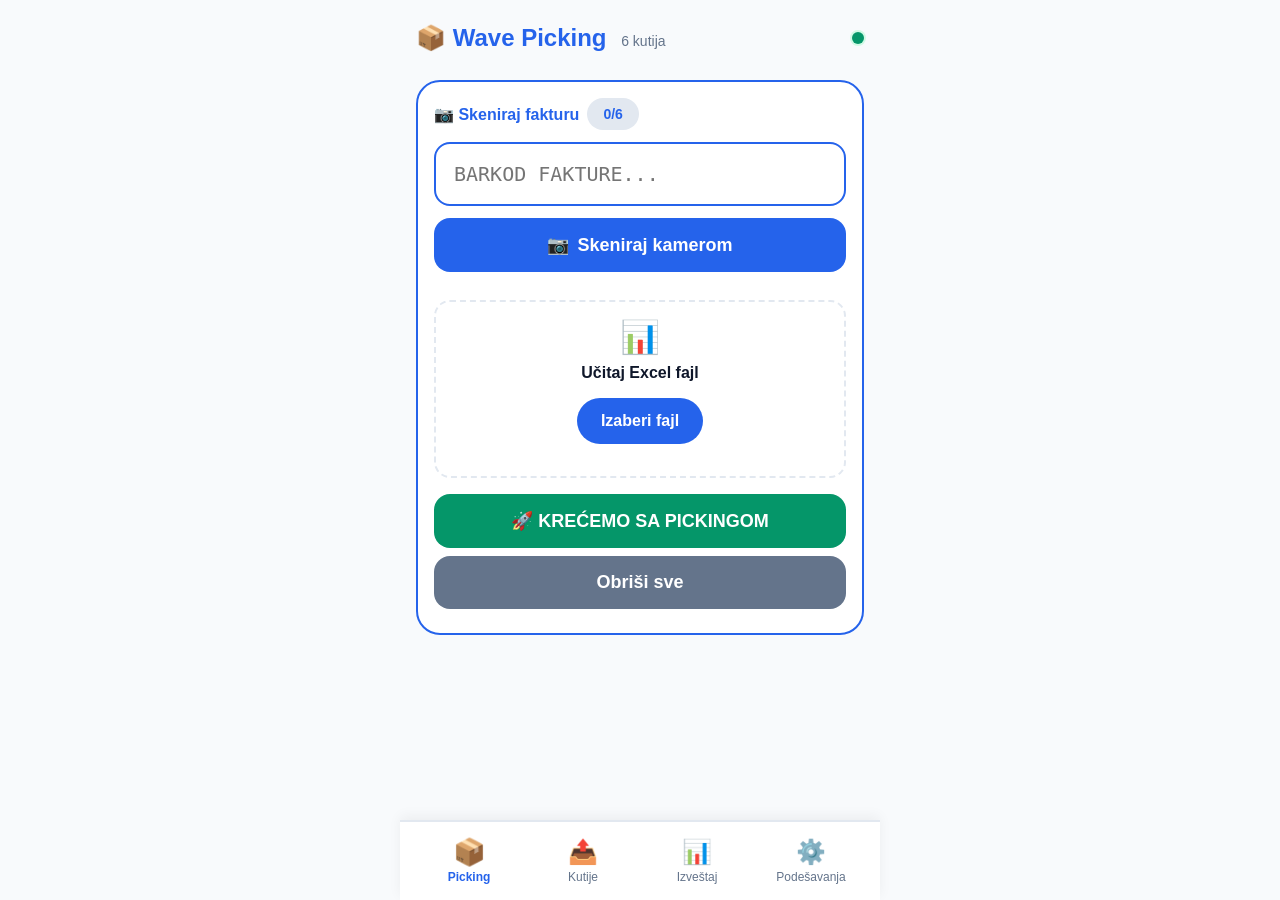
<file: index_mobile - PROBLEM.html>
<!DOCTYPE html>
<html lang="sr">
<head>
    <meta charset="UTF-8">
    <meta name="viewport" content="width=device-width, initial-scale=1.0, maximum-scale=1.0, user-scalable=no">
    <title>Wave Picking Mobile • 6 kutija</title>
    
    <!-- PWA Meta tagovi -->
    <link rel="manifest" href="manifest.json">
    <meta name="mobile-web-app-capable" content="yes">
    <meta name="apple-mobile-web-app-capable" content="yes">
    <meta name="apple-mobile-web-app-status-bar-style" content="black-translucent">
    <meta name="theme-color" content="#2563eb">
    <meta name="apple-mobile-web-app-title" content="Wave Picking">
    
    <!-- Ikonicu za tab - da ne traži favicon.ico -->
    <link rel="icon" href="data:image/svg+xml,<svg xmlns='http://www.w3.org/2000/svg' viewBox='0 0 100 100'><text y='90' x='50' font-size='90' text-anchor='middle'>📦</text></svg>">
    
    <!-- SheetJS za Excel import -->
    <script src="https://cdn.sheetjs.com/xlsx-0.20.2/package/dist/xlsx.full.min.js"></script>
    
    <style>
        /* Reset i osnovni stilovi */
        :root {
            --primary: #2563eb;
            --primary-dark: #1d4ed8;
            --success: #059669;
            --success-light: #d1fae5;
            --warning: #d97706;
            --danger: #dc2626;
            --dark: #0f172a;
            --light: #f8fafc;
            --gray: #64748b;
            --gray-light: #e2e8f0;
            --surface: #ffffff;
        }
        
        * {
            box-sizing: border-box;
            margin: 0;
            padding: 0;
        }
        
        body {
            font-family: -apple-system, BlinkMacSystemFont, 'Segoe UI', Roboto, Helvetica, Arial, sans-serif;
            background: var(--light);
            color: var(--dark);
            min-height: 100vh;
            padding: 0;
            margin: 0;
            -webkit-tap-highlight-color: transparent;
        }
        
        /* Mobilni kontejner */
        .mobile-container {
            max-width: 480px;
            margin: 0 auto;
            padding: 16px;
            padding-bottom: 90px;
        }
        
        /* Header */
        .app-header {
            display: flex;
            align-items: center;
            justify-content: space-between;
            margin-bottom: 20px;
            padding: 8px 0;
        }
        
        .app-title {
            font-size: 24px;
            font-weight: 700;
            color: var(--primary);
        }
        
        .app-title span {
            font-size: 14px;
            color: var(--gray);
            font-weight: 400;
            margin-left: 8px;
        }
        
        .connection-status {
            width: 12px;
            height: 12px;
            border-radius: 50%;
            background: var(--success);
            box-shadow: 0 0 0 2px var(--success-light);
        }
        
        .connection-status.offline {
            background: var(--gray);
            box-shadow: 0 0 0 2px var(--gray-light);
        }

        /* Izveštaji */
        .stat-card {
            background: var(--surface);
            padding: 16px;
            border-radius: 16px;
            text-align: center;
            box-shadow: 0 2px 8px rgba(0,0,0,0.03);
            border: 1px solid var(--gray-light);
        }

        .stat-label {
            font-size: 12px;
            color: var(--gray);
            margin-bottom: 4px;
        }

        .stat-value {
            font-size: 24px;
            font-weight: 700;
            color: var(--primary);
        }

        .report-section {
            background: var(--surface);
            border-radius: 16px;
            padding: 16px;
            margin-bottom: 16px;
            border: 1px solid var(--gray-light);
        }

        .section-title {
            font-weight: 600;
            margin-bottom: 12px;
            color: var(--dark);
        }

        .value {
            font-weight: 600;
            color: var(--primary);
        }

        .export-btn {
            width: 100%;
            padding: 16px;
            background: var(--success);
            color: white;
            border: none;
            border-radius: 16px;
            font-size: 16px;
            font-weight: 600;
            margin: 20px 0;
            cursor: pointer;
        }

        .box-progress-item {
            display: flex;
            align-items: center;
            gap: 10px;
            margin-bottom: 10px;
        }

        .box-color {
            width: 24px;
            height: 24px;
            border-radius: 8px;
        }

        .problem-item {
            padding: 12px;
            background: #fff5f5;
            border-radius: 12px;
            margin-bottom: 8px;
            border-left: 4px solid var(--danger);
        }
        
        /* Kartice */
        .card {
            background: var(--surface);
            border-radius: 24px;
            padding: 20px;
            margin-bottom: 16px;
            box-shadow: 0 4px 12px rgba(0,0,0,0.03);
            border: 1px solid var(--gray-light);
        }
        
        /* Input za skeniranje */
        .scan-section {
            background: var(--surface);
            border-radius: 24px;
            padding: 16px;
            margin-bottom: 16px;
            border: 2px solid var(--primary);
        }
        
        .scan-label {
            display: flex;
            align-items: center;
            gap: 8px;
            margin-bottom: 12px;
            color: var(--primary);
            font-weight: 600;
            font-size: 16px;
        }
        
        .scan-input {
            width: 100%;
            padding: 18px;
            font-size: 20px;
            border: 2px solid var(--gray-light);
            border-radius: 16px;
            font-family: monospace;
            text-transform: uppercase;
            background: white;
            margin-bottom: 12px;
        }
        
        .scan-input:focus {
            outline: none;
            border-color: var(--primary);
        }

        .scan-button {
            width: 100%;
            padding: 16px;
            background: var(--primary);
            color: white;
            border: none;
            border-radius: 16px;
            font-size: 18px;
            font-weight: 600;
            display: flex;
            align-items: center;
            justify-content: center;
            gap: 8px;
            margin-bottom: 8px;
            cursor: pointer;
        }
        
        .scan-button:active {
            background: var(--primary-dark);
            transform: scale(0.98);
        }
        
        /* Fakture pilule */
        .invoices-list {
            display: flex;
            flex-wrap: wrap;
            gap: 8px;
            margin: 12px 0;
        }
        
        .invoice-pill {
            background: var(--gray-light);
            padding: 8px 16px;
            border-radius: 40px;
            font-size: 14px;
            font-weight: 600;
            display: inline-flex;
            align-items: center;
            gap: 8px;
        }
        
        .invoice-pill.active {
            background: var(--primary);
            color: white;
        }
        
        .remove-invoice {
            width: 20px;
            height: 20px;
            border-radius: 50%;
            background: rgba(0,0,0,0.1);
            display: inline-flex;
            align-items: center;
            justify-content: center;
            cursor: pointer;
            font-size: 16px;
        }
        
        /* Excel Upload */
        .upload-area {
            border: 2px dashed var(--gray-light);
            border-radius: 16px;
            padding: 16px;
            text-align: center;
            margin: 16px 0;
        }
        
        .upload-button {
            background: var(--primary);
            color: white;
            border: none;
            padding: 14px 24px;
            border-radius: 40px;
            font-size: 16px;
            font-weight: 600;
            margin: 8px 0;
            cursor: pointer;
        }
        
        .upload-button:active {
            background: var(--primary-dark);
        }
        
        /* Trenutna lokacija - VELIKI PRIKAZ */
        .location-display {
            background: linear-gradient(135deg, var(--primary), var(--primary-dark));
            border-radius: 32px;
            padding: 24px;
            margin-bottom: 16px;
            color: white;
            text-align: center;
        }
        
        .location-label {
            font-size: 16px;
            opacity: 0.9;
            margin-bottom: 4px;
        }
        
        .location-value {
            font-size: 56px;
            font-weight: 800;
            line-height: 1;
            margin-bottom: 8px;
            letter-spacing: 2px;
        }
        
        .location-sku {
            font-size: 32px;
            font-weight: 600;
            font-family: monospace;
            background: rgba(255,255,255,0.2);
            padding: 8px 16px;
            border-radius: 40px;
            display: inline-block;
            margin-top: 8px;
        }
        
        /* Info kartica za artikal */
        .item-card {
            background: var(--surface);
            border-radius: 24px;
            padding: 20px;
            margin-bottom: 16px;
            border-left: 8px solid var(--primary);
        }
        
        .item-row {
            display: flex;
            justify-content: space-between;
            align-items: center;
            margin-bottom: 12px;
        }
        
        .item-label {
            color: var(--gray);
            font-size: 14px;
        }
        
        .item-value {
            font-size: 20px;
            font-weight: 700;
        }
        
        .item-value.invoice {
            background: var(--gray-light);
            padding: 4px 12px;
            border-radius: 40px;
            font-size: 16px;
        }
        
        /* Akciona dugmad - VELIKA */
        .action-buttons {
            display: flex;
            flex-direction: column;
            gap: 12px;
            margin: 20px 0;
        }
        
        .action-btn {
            width: 100%;
            padding: 20px;
            border: none;
            border-radius: 20px;
            font-size: 20px;
            font-weight: 700;
            display: flex;
            align-items: center;
            justify-content: center;
            gap: 12px;
            box-shadow: 0 4px 12px rgba(0,0,0,0.1);
            cursor: pointer;
        }
        
        .action-btn:active {
            transform: scale(0.98);
        }
        
        .btn-success {
            background: var(--success);
            color: white;
        }
        
        .btn-warning {
            background: var(--warning);
            color: white;
        }
        
        .btn-danger {
            background: var(--danger);
            color: white;
        }
        
        /* Lista stavki na lokaciji */
        .items-list {
            background: var(--surface);
            border-radius: 24px;
            padding: 16px;
            margin-top: 16px;
        }
        
        .items-title {
            font-size: 18px;
            font-weight: 600;
            margin-bottom: 12px;
            display: flex;
            justify-content: space-between;
        }
        
        .item-entry {
            display: flex;
            align-items: center;
            justify-content: space-between;
            padding: 12px 0;
            border-bottom: 1px solid var(--gray-light);
        }
        
        .item-entry:last-child {
            border-bottom: none;
        }
        
        .item-info {
            display: flex;
            flex-direction: column;
        }
        
        .item-sku {
            font-weight: 600;
            font-size: 16px;
        }
        
        .item-box {
            font-size: 12px;
            color: var(--gray);
        }
        
        .item-qty {
            font-weight: 700;
            font-size: 18px;
            color: var(--primary);
        }
        
        .item-status {
            padding: 4px 12px;
            border-radius: 40px;
            font-size: 12px;
            font-weight: 600;
        }
        
        .status-pending {
            background: var(--gray-light);
            color: var(--gray);
        }
        
        .status-taken {
            background: var(--success-light);
            color: var(--success);
        }
        
        /* Donja navigacija */
        .bottom-nav {
            position: fixed;
            bottom: 0;
            left: 0;
            right: 0;
            background: var(--surface);
            border-top: 2px solid var(--gray-light);
            padding: 8px 12px;
            display: flex;
            justify-content: space-around;
            max-width: 480px;
            margin: 0 auto;
            box-shadow: 0 -4px 12px rgba(0,0,0,0.05);
            z-index: 1000;
        }

        .nav-item {
            display: flex;
            flex-direction: column;
            align-items: center;
            gap: 4px;
            color: var(--gray);
            font-size: 12px;
            cursor: pointer;
            padding: 8px 12px;
            border-radius: 30px;
            transition: all 0.2s ease;
            flex: 1;
            max-width: 80px;
        }

        .nav-item:active {
            background: var(--gray-light);
            transform: scale(0.95);
        }

        .nav-item.active {
            color: var(--primary);
            font-weight: 600;
        }

        .nav-item.active .nav-icon {
            transform: scale(1.1);
        }

        .nav-icon {
            font-size: 24px;
            transition: transform 0.2s ease;
        }
        
        /* Loading indikator */
        .loading-overlay {
            position: fixed;
            top: 0;
            left: 0;
            right: 0;
            bottom: 0;
            background: rgba(255,255,255,0.9);
            display: none;
            align-items: center;
            justify-content: center;
            z-index: 1000;
        }
        
        .spinner {
            width: 48px;
            height: 48px;
            border: 4px solid var(--gray-light);
            border-top-color: var(--primary);
            border-radius: 50%;
            animation: spin 0.8s linear infinite;
        }
        
        @keyframes spin {
            to { transform: rotate(360deg); }
        }
        
        /* Progress bar */
        .progress-bar {
            width: 100%;
            height: 8px;
            background: var(--gray-light);
            border-radius: 999px;
            margin: 8px 0;
            overflow: hidden;
        }
        
        .progress-fill {
            height: 100%;
            background: var(--primary);
            border-radius: 999px;
            transition: width 0.3s ease;
        }
        
        /* Utility klase */
        .hidden {
            display: none !important;
        }
        
        .text-center {
            text-align: center;
        }
        
        .mt-4 {
            margin-top: 16px;
        }
        
        .gap-2 {
            gap: 8px;
        }
    </style>
</head>
<body>
    <!-- Loading overlay -->
    <div class="loading-overlay" id="loadingOverlay">
        <div class="spinner"></div>
    </div>

    <!-- Glavni kontejner -->
    <div class="mobile-container">
        <!-- Header -->
        <div class="app-header">
            <div class="app-title">
                📦 Wave Picking
                <span>6 kutija</span>
            </div>
            <div class="connection-status online" id="connectionStatus"></div>
        </div>

        <!-- Sekcija za skeniranje (pre start-a) -->
        <div id="scanSection" class="scan-section">
            <div class="scan-label">
                <span>📷 Skeniraj fakturu</span>
                <span class="invoice-pill" id="scanCounter">0/6</span>
            </div>
            
            <input type="text" id="barcodeInput" class="scan-input" placeholder="Barkod fakture..." autofocus>
            
            <button class="scan-button" onclick="simulateScan()">
                <span>📷</span> Skeniraj kamerom
            </button>
            
            <div class="invoices-list" id="scannedInvoices"></div>
            
            <!-- Excel Upload -->
            <div class="upload-area">
                <div style="font-size: 32px; margin-bottom: 8px;">📊</div>
                <div style="font-weight: 600; margin-bottom: 8px;">Učitaj Excel fajl</div>
                <input type="file" id="excelUpload" accept=".xlsx,.xls,.csv" style="display:none">
                <button class="upload-button" onclick="document.getElementById('excelUpload').click()">
                    Izaberi fajl
                </button>
                <div style="font-size: 12px; color: var(--gray); margin-top: 8px;" id="uploadStatus"></div>
            </div>
            
            <button class="scan-button" style="background: var(--success);" onclick="startWave()" id="startWaveBtn" disabled>
                🚀 KREĆEMO SA PICKINGOM
            </button>
            
            <button class="scan-button" style="background: var(--gray);" onclick="clearScanned()">
                Obriši sve
            </button>
        </div>

        <!-- Glavni deo za picking (posle start-a) -->
        <div id="pickingSection" style="display: none;">
            <!-- Veliki displej lokacije -->
            <div class="location-display">
                <div class="location-label">TRENUTNA LOKACIJA</div>
                <div class="location-value" id="curLocBig">-</div>
                <div class="location-sku" id="curSkuBig">-</div>
            </div>
            
            <!-- Info o artiklu -->
            <div class="item-card">
                <div class="item-row">
                    <span class="item-label">Šifra artikla</span>
                    <span class="item-value" id="curSku">-</span>
                </div>
                <div class="item-row">
                    <span class="item-label">Potrebna količina</span>
                    <span class="item-value" style="color: var(--success);" id="curQty">-</span>
                </div>
                <div class="item-row">
                    <span class="item-label">Faktura</span>
                    <span class="item-value invoice" id="curInvoice">-</span>
                </div>
                <div class="item-row">
                    <span class="item-label">Kutija</span>
                    <span class="item-value" style="color: var(--primary);" id="curBox">-</span>
                </div>
            </div>
            
            <!-- Akciona dugmad -->
            <div class="action-buttons">
                <button class="action-btn btn-success" onclick="takeCurrentItem()">
                    <span>✅</span> UZETO
                </button>
                <button class="action-btn btn-warning" onclick="oosCurrentItem()">
                    <span>❌</span> NEMA NA LOKACIJI
                </button>
                <button class="action-btn btn-danger" onclick="problemCurrentItem()">
                    <span>⚠️</span> PROBLEM
                </button>
            </div>
            
            <!-- Lista svih stavki na trenutnoj lokaciji -->
            <div class="items-list">
                <div class="items-title">
                    <span>📋 Stavke na lokaciji</span>
                    <span id="locItemsCount">0</span>
                </div>
                <div id="locationItems"></div>
            </div>
            
            <!-- Info o napretku -->
            <div style="display: flex; justify-content: space-between; padding: 16px; background: var(--surface); border-radius: 16px; margin-top: 16px;">
                <div>
                    <div style="color: var(--gray); font-size: 12px;">Napredak</div>
                    <div style="font-weight: 700;" id="progressText">0/0</div>
                </div>
                <div>
                    <div style="color: var(--gray); font-size: 12px;">Kutije</div>
                    <div style="display: flex; gap: 4px;" id="boxesProgress">
                        <span>⬜⬜⬜⬜⬜⬜</span>
                    </div>
                </div>
                <div>
                    <div style="color: var(--gray); font-size: 12px;">Vreme</div>
                    <div style="font-weight: 700;" id="timerDisplay">00:00</div>
                </div>
            </div>
        </div>

        <!-- Sekcija za kutije -->
        <div id="boxesSection" style="display: none;"></div>

        <!-- Sekcija za izveštaje -->
        <div id="reportsSection" style="display: none;">
            <div style="padding: 16px;">
                <h3 style="margin-bottom: 20px;">📊 Izveštaj</h3>
                
                <!-- KPI kartice -->
                <div style="display: grid; grid-template-columns: 1fr 1fr; gap: 12px; margin-bottom: 20px;">
                    <div class="stat-card">
                        <div class="stat-label">Ukupno artikala</div>
                        <div class="stat-value" id="reportTotalItems">0</div>
                    </div>
                    <div class="stat-card">
                        <div class="stat-label">Uzeto</div>
                        <div class="stat-value" id="reportTakenItems">0</div>
                    </div>
                    <div class="stat-card">
                        <div class="stat-label">Problem/Nema</div>
                        <div class="stat-value" id="reportProblemItems">0</div>
                    </div>
                    <div class="stat-card">
                        <div class="stat-label">Pređeno</div>
                        <div class="stat-value" id="reportDistance">0 m</div>
                    </div>
                </div>
                
                <!-- Vreme rada -->
                <div class="report-section">
                    <div class="section-title">⏱️ Vreme rada</div>
                    <div style="display: flex; justify-content: space-between;">
                        <span>Ukupno vreme:</span>
                        <span class="value" id="reportTotalTime">00:00</span>
                    </div>
                    <div style="display: flex; justify-content: space-between;">
                        <span>Artikli po satu:</span>
                        <span class="value" id="reportItemsPerHour">0</span>
                    </div>
                </div>
                
                <!-- Po kutijama -->
                <div class="report-section">
                    <div class="section-title">📦 Po kutijama</div>
                    <div id="reportBoxes"></div>
                </div>
                
                <!-- Problematične stavke -->
                <div class="report-section">
                    <div class="section-title">⚠️ Problematične stavke</div>
                    <div id="reportProblems"></div>
                </div>
                
                <!-- Dugme za izvoz -->
                <button class="export-btn" onclick="exportReport()">
                    📤 Izvezi izveštaj (CSV)
                </button>
            </div>
        </div>
        
        <!-- Sekcija za podešavanja -->
        <div id="settingsSection" style="display: none;"></div>
    </div>
    
    <!-- Donja navigacija -->
    <div class="bottom-nav">
        <div class="nav-item active" onclick="showSection('picking')">
            <span class="nav-icon">📦</span>
            <span>Picking</span>
        </div>
        <div class="nav-item" onclick="showSection('boxes')">
            <span class="nav-icon">📤</span>
            <span>Kutije</span>
        </div>
        <div class="nav-item" onclick="showSection('reports')">
            <span class="nav-icon">📊</span>
            <span>Izveštaj</span>
        </div>
        <div class="nav-item" onclick="showSection('settings')">
            <span class="nav-icon">⚙️</span>
            <span>Podešavanja</span>
        </div>
    </div>

    <!-- Service Worker registracija -->
    <script>
        if ('serviceWorker' in navigator) {
            window.addEventListener('load', () => {
                navigator.serviceWorker.register('sw.js')
                    .then(reg => console.log('Service Worker registrovan'))
                    .catch(err => console.log('Service Worker greška:', err));
            });
        }
    </script>

    <script>
        // ==================== KONFIGURACIJA ====================
        const API = "https://maga-codex.onrender.com";
        let SESSION_ID = null;
        let scannedInvoices = [];
        let uploadedItems = [];
        let waveData = null;
        let waveStartTime = null;
        let timerInterval = null;
        let finalElapsedSeconds = null; // ⭐ Čuva konačno vreme kada se wave završi
        let isOnline = navigator.onLine;
        
        // ==================== BOJE ZA KUTIJE ====================
        function getBoxColor(box) {
            const colors = {
                1: '#3b82f6',
                2: '#22c55e',
                3: '#eab308',
                4: '#f97316',
                5: '#ef4444',
                6: '#a855f7'
            };
            return colors[box] || '#64748b';
        }
        
        // ==================== POMOĆNE FUNKCIJE ====================
        function setLoading(show) {
            document.getElementById('loadingOverlay').style.display = show ? 'flex' : 'none';
        }
        
        function updateConnectionStatus() {
            const statusEl = document.getElementById('connectionStatus');
            isOnline = navigator.onLine;
            statusEl.className = `connection-status ${isOnline ? 'online' : 'offline'}`;
        }
        
        window.addEventListener('online', updateConnectionStatus);
        window.addEventListener('offline', updateConnectionStatus);
        updateConnectionStatus();
        
        // ==================== SKENIRANJE ====================
        document.getElementById('barcodeInput').addEventListener('keypress', function(e) {
            if (e.key === 'Enter') {
                const invoice = this.value.trim();
                if (invoice && scannedInvoices.length < 6) {
                    if (!scannedInvoices.includes(invoice)) {
                        scannedInvoices.push(invoice);
                        updateScannedList();
                        this.value = '';
                        document.getElementById('startWaveBtn').disabled = false;
                    } else {
                        alert('📋 Faktura već skenirana!');
                        this.value = '';
                    }
                }
            }
        });
        
        function simulateScan() {
            if ('BarcodeDetector' in window) {
                alert('Kamera nije dostupna u ovoj verziji. Koristite ručni unos.');
            } else {
                const fakeBarcode = prompt('Unesite barkod fakture:');
                if (fakeBarcode) {
                    document.getElementById('barcodeInput').value = fakeBarcode;
                    document.getElementById('barcodeInput').dispatchEvent(new Event('keypress', {key: 'Enter'}));
                }
            }
        }
        
        function updateScannedList() {
            const container = document.getElementById('scannedInvoices');
            container.innerHTML = '';
            
            scannedInvoices.forEach((inv, index) => {
                const div = document.createElement('div');
                div.className = 'invoice-pill';
                div.innerHTML = `
                    ${inv}
                    <span style="background: var(--primary); color:white; padding:2px 8px; border-radius:20px;">${index + 1}</span>
                    <span class="remove-invoice" onclick="removeInvoice('${inv}')">✕</span>
                `;
                container.appendChild(div);
            });
            
            document.getElementById('scanCounter').innerText = `${scannedInvoices.length}/6`;
        }
        
        function removeInvoice(invoice) {
            scannedInvoices = scannedInvoices.filter(i => i !== invoice);
            updateScannedList();
            document.getElementById('startWaveBtn').disabled = scannedInvoices.length === 0;
        }
        
        function clearScanned() {
            scannedInvoices = [];
            updateScannedList();
            document.getElementById('startWaveBtn').disabled = true;
        }
        
        // ==================== EXCEL UPLOAD ====================
        document.getElementById('excelUpload').addEventListener('change', handleExcelUpload);
        
        async function handleExcelUpload(e) {
            const file = e.target.files[0];
            if (!file) return;
            
            setLoading(true);
            document.getElementById('uploadStatus').innerText = 'Učitavanje...';
            
            try {
                let data = [];
                
                if (file.name.endsWith('.csv')) {
                    const text = await file.text();
                    data = parseCSV(text);
                } else {
                    const buffer = await file.arrayBuffer();
                    const workbook = XLSX.read(buffer, { type: 'array' });
                    const firstSheet = workbook.SheetNames[0];
                    const worksheet = workbook.Sheets[firstSheet];
                    const csv = XLSX.utils.sheet_to_csv(worksheet);
                    data = parseCSV(csv);
                }
                
                uploadedItems = data;
                const invoices = [...new Set(data.map(row => row.faktura))];
                
                if (invoices.length > 6) {
                    alert(`Previše faktura! Maksimalno 6, ima ${invoices.length}`);
                    return;
                }
                
                scannedInvoices = invoices;
                updateScannedList();
                document.getElementById('uploadStatus').innerHTML = `✅ Učitano ${data.length} stavki`;
                document.getElementById('startWaveBtn').disabled = false;
                
                localStorage.setItem('uploadedItems', JSON.stringify(data));
                localStorage.setItem('scannedInvoices', JSON.stringify(invoices));
                
            } catch (err) {
                document.getElementById('uploadStatus').innerHTML = `❌ Greška: ${err.message}`;
            } finally {
                setLoading(false);
            }
        }
        
        function parseCSV(csvText) {
            let cleanText = csvText.replace(/"/g, "");
            if (cleanText.includes("\\n") || cleanText.includes("\\r\\n")) {
                cleanText = cleanText.replace(/\\r\\n/g, "\n").replace(/\\n/g, "\n");
            }
            
            const lines = cleanText.split(/\r?\n/).map(l => l.trim()).filter(l => l);
            if (lines.length === 0) return [];
            
            const headers = lines[0].split(/[,\t;]/).map(h => h.trim().toLowerCase());
            
            const fakturaIdx = headers.findIndex(h => h.includes('broj fak') || h.includes('faktura') || h.includes('invoice'));
            const lokacijaIdx = headers.findIndex(h => h.includes('lokacija') || h.includes('location'));
            const skuIdx = headers.findIndex(h => h.includes('sku') || h.includes('sifra') || h.includes('artikal'));
            const kolicinaIdx = headers.findIndex(h => h.includes('kolicina') || h.includes('qty') || h.includes('quantity'));
            
            if (fakturaIdx === -1 || lokacijaIdx === -1 || skuIdx === -1 || kolicinaIdx === -1) {
                throw new Error("Fajl mora sadržati kolone: broj fak, lokacija, sku, kolicina");
            }
            
            const result = [];
            
            for (let i = 1; i < lines.length; i++) {
                const values = lines[i].split(/[,\t;]/).map(v => v.trim());
                if (values.length < 4) continue;
                
                const faktura = values[fakturaIdx];
                const lokacija = values[lokacijaIdx]?.toUpperCase();
                let sku = values[skuIdx];
                const kolicina = parseInt(values[kolicinaIdx], 10);
                
                if (sku) {
                    sku = String(sku).replace(/\D/g, '').padStart(6, '0').slice(0,6);
                }
                
                if (faktura && lokacija && sku && !isNaN(kolicina) && kolicina > 0 && /^\d{6}$/.test(sku)) {
                    result.push({ faktura, lokacija, sku, kolicina });
                }
            }
            
            return result;
        }
        
        // ==================== START WAVE ====================
        async function startWave() {
            if (scannedInvoices.length === 0) {
                alert('Nema skeniranih faktura!');
                return;
            }
            
            if (uploadedItems.length === 0) {
                const saved = localStorage.getItem('uploadedItems');
                if (saved) {
                    uploadedItems = JSON.parse(saved);
                } else {
                    alert('Nema učitanih stavki!');
                    return;
                }
            }
            
            setLoading(true);
            
            try {
                const itemsForBackend = uploadedItems
                    .filter(item => scannedInvoices.includes(item.faktura))
                    .map(item => ({
                        sku: item.sku,
                        qty: item.kolicina,
                        location: item.lokacija,
                        invoice: item.faktura
                    }));
                
                const res = await fetch(`${API}/wave/start`, {
                    method: 'POST',
                    headers: { 'Content-Type': 'application/json' },
                    body: JSON.stringify({ items: itemsForBackend, mode: 'optimal' })
                });
                
                const data = await res.json();
                
                if (!res.ok) throw new Error(data.detail || 'Greška pri startovanju');
                
                SESSION_ID = data.session_id;
                waveData = data;
                finalElapsedSeconds = null; // Resetuj konačno vreme
                
                localStorage.setItem('session_id', SESSION_ID);
                localStorage.setItem('waveData', JSON.stringify(data));
                
                document.getElementById('scanSection').style.display = 'none';
                document.getElementById('pickingSection').style.display = 'block';
                
                startTimer();
                renderWave(data);
                
            } catch (err) {
                if (!navigator.onLine) {
                    alert('Offline način rada nije još implementiran.');
                } else {
                    alert('Greška: ' + err.message);
                }
            } finally {
                setLoading(false);
            }
        }
        
        // ==================== RENDER WAVE ====================
        function renderWave(data) {
            waveData = data;
            
            // Provera kraja
            const isFinished = !data.current_location || data.current_location === '' || data.current_location === 'KRAJ';
            
            if (isFinished) {
                document.getElementById('curLocBig').textContent = 'KRAJ';
                document.getElementById('curSkuBig').textContent = '🎉 ZAVRŠENO';
                stopTimer();
                if (!window._waveFinishedAlertShown) {
                    window._waveFinishedAlertShown = true;
                    setTimeout(() => alert('🎉 Čestitamo! Wave je završen! ✅'), 100);
                }
            } else {
                document.getElementById('curLocBig').textContent = data.current_location;
                document.getElementById('curSkuBig').textContent = '📍';
            }
            
            updateCurrentItem();
            updateLocationItems();
            
            const p = data.progress || {};
            document.getElementById('progressText').textContent = `${p.done_items || 0}/${p.total_items || 0}`;
            
            updateBoxesProgress();
            
            // Ažuriraj izveštaj ako je prikazan
            if (document.getElementById('reportsSection').style.display === 'block') {
                loadReportData();
            }
        }
        
        function updateCurrentItem() {
            // Provera za kraj
            if (!waveData || !waveData.current_location || waveData.current_location === '' || waveData.current_location === 'KRAJ') {
                document.getElementById('curSku').textContent = '-';
                document.getElementById('curQty').textContent = '-';
                document.getElementById('curInvoice').textContent = '-';
                document.getElementById('curBox').textContent = '-';
                return;
            }
            
            const curLoc = waveData.current_location;
            const items = waveData.items_by_loc[curLoc] || [];
            const activeItem = items.find(it => it.status === 'pending' || it.status === 'partial');
            
            if (activeItem) {
                document.getElementById('curSku').textContent = activeItem.sku;
                document.getElementById('curQty').textContent = activeItem.qty_required - (activeItem.qty_picked || 0);
                document.getElementById('curInvoice').textContent = activeItem.invoice;
                document.getElementById('curBox').textContent = `Kutija ${activeItem.box}`;
            } else {
                document.getElementById('curSku').textContent = '-';
                document.getElementById('curQty').textContent = '-';
                document.getElementById('curInvoice').textContent = '-';
                document.getElementById('curBox').textContent = '-';
            }
        }
        
        function updateLocationItems() {
            // Provera za kraj
            if (!waveData || !waveData.current_location || waveData.current_location === '' || waveData.current_location === 'KRAJ') {
                const container = document.getElementById('locationItems');
                if (container) container.innerHTML = '<div style="text-align:center; padding:20px;">🎉 Wave završen!</div>';
                document.getElementById('locItemsCount').textContent = '0';
                return;
            }
            
            const curLoc = waveData.current_location;
            const items = waveData.items_by_loc[curLoc] || [];
            const container = document.getElementById('locationItems');
            
            container.innerHTML = '';
            document.getElementById('locItemsCount').textContent = items.length;
            
            items.forEach(item => {
                const statusClass = item.status === 'taken' ? 'status-taken' : 'status-pending';
                const statusText = item.status === 'taken' ? '✅ Uzeto' : '⏳ Čeka';
                
                const div = document.createElement('div');
                div.className = 'item-entry';
                div.innerHTML = `
                    <div class="item-info">
                        <span class="item-sku">${item.sku}</span>
                        <span class="item-box">Kutija ${item.box}</span>
                    </div>
                    <div style="display: flex; align-items: center; gap: 12px;">
                        <span class="item-qty">${item.qty_picked || 0}/${item.qty_required}</span>
                        <span class="item-status ${statusClass}">${statusText}</span>
                    </div>
                `;
                container.appendChild(div);
            });
        }
        
        function updateBoxesProgress() {
            if (!waveData) return;
            
            const boxes = document.getElementById('boxesProgress');
            let html = '';
            
            for (let i = 1; i <= 6; i++) {
                let completed = false;
                for (const [inv, boxNum] of Object.entries(waveData.box_assignment || {})) {
                    if (boxNum === i && waveData.progress.boxes[inv]?.done === waveData.progress.boxes[inv]?.total) {
                        completed = true;
                        break;
                    }
                }
                html += completed ? '✅' : '⬜';
            }
            
            boxes.innerHTML = html;
        }
        
        // ==================== AKCIJE ====================
        function takeCurrentItem() {
            if (!waveData?.current_location) return;
            
            const items = waveData.items_by_loc[waveData.current_location] || [];
            const activeItem = items.find(it => it.status === 'pending' || it.status === 'partial');
            
            if (activeItem) {
                takeItem(activeItem.sku, activeItem.invoice, activeItem.qty_required);
            }
        }
        
        function oosCurrentItem() {
            if (!waveData?.current_location) return;
            
            const items = waveData.items_by_loc[waveData.current_location] || [];
            const activeItem = items.find(it => it.status === 'pending' || it.status === 'partial');
            
            if (activeItem) {
                const note = prompt('Komentar za NEMA:');
                if (note !== null) {
                    setOOS(activeItem.sku, activeItem.invoice, note);
                }
            }
        }
        
        function problemCurrentItem() {
            if (!waveData?.current_location) return;
            
            const items = waveData.items_by_loc[waveData.current_location] || [];
            const activeItem = items.find(it => it.status === 'pending' || it.status === 'partial');
            
            if (activeItem) {
                const picked = parseInt(prompt(`Koliko si uzeo? (0-${activeItem.qty_required})`, '0'));
                if (!isNaN(picked)) {
                    const note = prompt('Komentar:');
                    setProblem(activeItem.sku, activeItem.invoice, activeItem.qty_required, picked, note);
                }
            }
        }
        
        async function takeItem(sku, invoice, required) {
            setLoading(true);
            try {
                await fetch(`${API}/wave/${SESSION_ID}/update`, {
                    method: 'POST',
                    headers: { 'Content-Type': 'application/json' },
                    body: JSON.stringify({ sku, invoice, action: 'take', qty_picked: required })
                });
                await refreshWave();
            } catch (err) {
                alert('Greška: ' + err.message);
            } finally {
                setLoading(false);
            }
        }
        
        async function setOOS(sku, invoice, note) {
            setLoading(true);
            try {
                await fetch(`${API}/wave/${SESSION_ID}/update`, {
                    method: 'POST',
                    headers: { 'Content-Type': 'application/json' },
                    body: JSON.stringify({ sku, invoice, action: 'oos', note })
                });
                await refreshWave();
            } catch (err) {
                alert('Greška: ' + err.message);
            } finally {
                setLoading(false);
            }
        }
        
        async function setProblem(sku, invoice, required, picked, note) {
            setLoading(true);
            try {
                await fetch(`${API}/wave/${SESSION_ID}/update`, {
                    method: 'POST',
                    headers: { 'Content-Type': 'application/json' },
                    body: JSON.stringify({ sku, invoice, action: 'problem', qty_picked: picked, note })
                });
                await refreshWave();
            } catch (err) {
                alert('Greška: ' + err.message);
            } finally {
                setLoading(false);
            }
        }
        
        async function refreshWave() {
            if (!SESSION_ID) return;
            
            try {
                const res = await fetch(`${API}/wave/${SESSION_ID}`);
                const data = await res.json();
                renderWave(data);
                localStorage.setItem('waveData', JSON.stringify(data));
            } catch (err) {
                console.log('Offline - koristim keširane podatke');
                const cached = localStorage.getItem('waveData');
                if (cached) renderWave(JSON.parse(cached));
            }
        }
        
        // ==================== TIMER ====================
        function startTimer() {
            waveStartTime = Date.now();
            finalElapsedSeconds = null;
            if (timerInterval) clearInterval(timerInterval);
            
            timerInterval = setInterval(() => {
                if (!waveStartTime) return;
                if (finalElapsedSeconds !== null) return; // Ako je završeno, ne ažuriraj
                
                const elapsed = Math.floor((Date.now() - waveStartTime) / 1000);
                const minutes = Math.floor(elapsed / 60);
                const seconds = elapsed % 60;
                const timeStr = `${minutes.toString().padStart(2, '0')}:${seconds.toString().padStart(2, '0')}`;
                document.getElementById('timerDisplay').textContent = timeStr;
                
                // Ažuriraj i izveštaj ako je otvoren
                if (document.getElementById('reportsSection').style.display === 'block') {
                    document.getElementById('reportTotalTime').innerText = timeStr;
                }
            }, 1000);
        }
        
        function stopTimer() {
            if (timerInterval) {
                // Sačuvaj konačno vreme
                if (waveStartTime) {
                    finalElapsedSeconds = Math.floor((Date.now() - waveStartTime) / 1000);
                    const minutes = Math.floor(finalElapsedSeconds / 60);
                    const seconds = finalElapsedSeconds % 60;
                    const finalTimeStr = `${minutes.toString().padStart(2, '0')}:${seconds.toString().padStart(2, '0')}`;
                    document.getElementById('timerDisplay').textContent = finalTimeStr;
                    
                    // Sačuvaj u localStorage za izveštaj
                    localStorage.setItem('finalWaveTime', finalTimeStr);
                    localStorage.setItem('finalWaveSeconds', finalElapsedSeconds);
                }
                clearInterval(timerInterval);
                timerInterval = null;
            }
        }
        
        // ==================== IZVESTAJI ====================
        function showReports() {
            const picking = document.getElementById('pickingSection');
            const reports = document.getElementById('reportsSection');
            if (picking) picking.style.display = 'none';
            if (reports) reports.style.display = 'block';
            loadReportData();
        }

        // ==================== SEKCIJA ZA KUTIJE ====================
        function loadBoxesSection() {
            const container = document.getElementById('boxesSection');
            if (!container) return;
            
            if (!waveData && !SESSION_ID) {
                container.innerHTML = '<div style="text-align: center; padding: 40px;">📦 Pokreni picking prvo</div>';
                return;
            }
            
            let html = '<div style="padding: 16px;">';
            html += '<h3 style="margin-bottom: 20px;">📦 Kutije na kolicima</h3>';
            
            for (let i = 1; i <= 6; i++) {
                let invoice = null;
                let boxProgress = { total: 0, done: 0 };
                
                for (const [inv, boxNum] of Object.entries(waveData?.box_assignment || {})) {
                    if (boxNum === i) {
                        invoice = inv;
                        break;
                    }
                }
                
                if (invoice && waveData?.progress?.boxes[invoice]) {
                    boxProgress = waveData.progress.boxes[invoice];
                }
                
                const percent = boxProgress.total > 0 ? Math.round((boxProgress.done / boxProgress.total) * 100) : 0;
                const boxColor = getBoxColor(i);
                
                html += `
                    <div style="background: white; border-radius: 16px; padding: 16px; margin-bottom: 12px; border: 2px solid ${boxColor};">
                        <div style="display: flex; justify-content: space-between; align-items: center; margin-bottom: 10px;">
                            <span style="font-size: 18px; font-weight: 700; color: ${boxColor};">Kutija ${i}</span>
                            ${invoice ? `<span style="background: ${boxColor}; color: white; padding: 4px 12px; border-radius: 20px;">${invoice}</span>` : '<span style="color: var(--gray);">Prazna</span>'}
                        </div>
                        ${invoice ? `
                            <div style="margin: 10px 0;">
                                <div style="display: flex; justify-content: space-between; margin-bottom: 5px;">
                                    <span>Napredak:</span>
                                    <span>${boxProgress.done}/${boxProgress.total} (${percent}%)</span>
                                </div>
                                <div class="progress-bar">
                                    <div class="progress-fill" style="width: ${percent}%; background: ${boxColor};"></div>
                                </div>
                            </div>
                            <button class="scan-button" style="margin-top: 10px;" onclick="showBoxDetails(${i})">
                                📋 Detalji kutije
                            </button>
                        ` : ''}
                    </div>
                `;
            }
            
            html += '</div>';
            container.innerHTML = html;
        }

        // ==================== SEKCIJA ZA PODESAVANJA ====================
        function loadSettings() {
            const container = document.getElementById('settingsSection');
            if (!container) return;
            
            container.innerHTML = `
                <div style="padding: 16px;">
                    <h3 style="margin-bottom: 20px;">⚙️ Podešavanja</h3>
                    
                    <div style="background: white; border-radius: 16px; padding: 16px; margin-bottom: 16px;">
                        <div style="font-weight: 600; margin-bottom: 12px;">API Konfiguracija</div>
                        <div style="margin-bottom: 10px;">
                            <label style="display: block; margin-bottom: 5px;">API URL:</label>
                            <input type="text" id="apiUrl" value="${API}" style="width: 100%; padding: 10px; border: 1px solid var(--gray-light); border-radius: 8px;">
                        </div>
                        <button class="scan-button" onclick="saveApiUrl()">Sačuvaj</button>
                    </div>
                    
                    <div style="background: white; border-radius: 16px; padding: 16px; margin-bottom: 16px;">
                        <div style="font-weight: 600; margin-bottom: 12px;">Režim rada</div>
                        <label style="display: flex; align-items: center; gap: 10px; margin-bottom: 10px;">
                            <input type="radio" name="mode" value="optimal" checked> Optimalno (najkraća putanja)
                        </label>
                        <label style="display: flex; align-items: center; gap: 10px; margin-bottom: 10px;">
                            <input type="radio" name="mode" value="ortools"> OR-Tools (sporije, tačnije)
                        </label>
                        <label style="display: flex; align-items: center; gap: 10px; margin-bottom: 10px;">
                            <input type="radio" name="mode" value="sector"> Po sektorima
                        </label>
                    </div>
                    
                    <div style="background: white; border-radius: 16px; padding: 16px; margin-bottom: 16px;">
                        <div style="font-weight: 600; margin-bottom: 12px;">Podaci</div>
                        <button class="scan-button" style="background: var(--warning);" onclick="clearLocalData()">
                            🗑️ Obriši lokalne podatke
                        </button>
                    </div>
                    
                    <div style="background: white; border-radius: 16px; padding: 16px;">
                        <div style="font-weight: 600; margin-bottom: 12px;">Info</div>
                        <div>Verzija: 1.0.0</div>
                        <div>Sesija: ${SESSION_ID || 'Nema aktivne sesije'}</div>
                    </div>
                </div>
            `;
        }

        // ==================== POMOĆNE FUNKCIJE ZA PODEŠAVANJA ====================
        function saveApiUrl() {
            const newUrl = document.getElementById('apiUrl').value;
            localStorage.setItem('api_url', newUrl);
            alert('API URL sačuvan. Osveži stranicu da bi primenio promene.');
        }

        function clearLocalData() {
            if (confirm('Obrisati sve lokalno sačuvane podatke?')) {
                localStorage.clear();
                sessionStorage.clear();
                alert('Podaci obrisani. Osveži stranicu.');
            }
        }

        // ==================== SEKCIJA ZA IZVEŠTAJE ====================
        function loadReportData() {
            if (!waveData && !finalElapsedSeconds) {
                document.getElementById('reportTotalItems').innerText = '0';
                document.getElementById('reportTakenItems').innerText = '0';
                document.getElementById('reportProblemItems').innerText = '0';
                document.getElementById('reportDistance').innerText = '0 m';
                document.getElementById('reportTotalTime').innerText = '00:00';
                document.getElementById('reportItemsPerHour').innerText = '0';
                document.getElementById('reportBoxes').innerHTML = '<div>Nema podataka</div>';
                document.getElementById('reportProblems').innerHTML = '<div>Nema podataka</div>';
                return;
            }
            
            const stats = calculateStats(waveData);
            
            // Ažuriraj KPI kartice
            document.getElementById('reportTotalItems').innerText = stats.totalItems;
            document.getElementById('reportTakenItems').innerText = stats.takenItems;
            document.getElementById('reportProblemItems').innerText = stats.problemItems;
            document.getElementById('reportDistance').innerText = stats.distance + ' m';
            
            // ⭐ Vreme rada - koristi finalElapsedSeconds ako je wave završen
            let totalTimeStr = stats.totalTime;
            if (finalElapsedSeconds !== null) {
                const minutes = Math.floor(finalElapsedSeconds / 60);
                const seconds = finalElapsedSeconds % 60;
                totalTimeStr = `${minutes.toString().padStart(2, '0')}:${seconds.toString().padStart(2, '0')}`;
            }
            document.getElementById('reportTotalTime').innerText = totalTimeStr;
            document.getElementById('reportItemsPerHour').innerText = stats.itemsPerHour;
            
            // Ažuriraj prikaz po kutijama
            let boxesHtml = '';
            for (let i = 1; i <= 6; i++) {
                let invoice = null;
                let boxProgress = { total: 0, done: 0 };
                
                if (waveData) {
                    for (const [inv, boxNum] of Object.entries(waveData.box_assignment || {})) {
                        if (boxNum === i) {
                            invoice = inv;
                            break;
                        }
                    }
                    
                    if (invoice && waveData.progress?.boxes[invoice]) {
                        boxProgress = waveData.progress.boxes[invoice];
                    }
                }
                
                const percent = boxProgress.total > 0 ? Math.round((boxProgress.done / boxProgress.total) * 100) : 0;
                const boxColor = getBoxColor(i);
                
                boxesHtml += `
                    <div style="margin-bottom: 12px;">
                        <div style="display: flex; justify-content: space-between; margin-bottom: 5px;">
                            <span>Kutija ${i}${invoice ? ` (${invoice})` : ''}</span>
                            <span>${boxProgress.done}/${boxProgress.total}</span>
                        </div>
                        <div class="progress-bar">
                            <div class="progress-fill" style="width: ${percent}%; background: ${boxColor};"></div>
                        </div>
                    </div>
                `;
            }
            document.getElementById('reportBoxes').innerHTML = boxesHtml;
            
            // Ažuriraj problematične stavke
            const problems = [];
            if (waveData) {
                for (const loc in waveData.items_by_loc) {
                    waveData.items_by_loc[loc].forEach(item => {
                        if (item.status === 'problem' || item.status === 'oos') {
                            problems.push({...item, location: loc});
                        }
                    });
                }
            }
            
            if (problems.length === 0) {
                document.getElementById('reportProblems').innerHTML = '<div style="color: var(--success);">✅ Nema problematičnih stavki</div>';
            } else {
                let problemsHtml = '';
                problems.forEach(p => {
                    problemsHtml += `
                        <div class="problem-item">
                            <strong>${p.sku}</strong> - ${p.invoice}<br>
                            Lokacija: ${p.location} | Kutija: ${p.box}<br>
                            Status: ${p.status === 'oos' ? 'Nema na lokaciji' : 'Problem'}<br>
                            ${p.note ? `Napomena: ${p.note}` : ''}
                        </div>
                    `;
                });
                document.getElementById('reportProblems').innerHTML = problemsHtml;
            }
        }

        // ==================== STATISTIKA ====================
        function calculateStats(data) {
            if (!data) {
                return {
                    totalItems: 0,
                    takenItems: 0,
                    problemItems: 0,
                    distance: 0,
                    totalTime: '00:00',
                    itemsPerHour: 0
                };
            }
            
            let totalItems = 0;
            let takenItems = 0;
            let problemItems = 0;
            
            for (const loc in data.items_by_loc) {
                data.items_by_loc[loc].forEach(item => {
                    totalItems += item.qty_required;
                    if (item.status === 'taken') {
                        takenItems += item.qty_picked || item.qty_required;
                    } else if (item.status === 'problem' || item.status === 'oos') {
                        problemItems += (item.qty_required - (item.qty_picked || 0));
                    }
                });
            }
            
            // Vreme rada
            let totalTime = '00:00';
            if (finalElapsedSeconds !== null) {
                const minutes = Math.floor(finalElapsedSeconds / 60);
                const seconds = finalElapsedSeconds % 60;
                totalTime = `${minutes.toString().padStart(2, '0')}:${seconds.toString().padStart(2, '0')}`;
            } else if (waveStartTime) {
                const elapsed = Math.floor((Date.now() - waveStartTime) / 1000);
                const minutes = Math.floor(elapsed / 60);
                const seconds = elapsed % 60;
                totalTime = `${minutes.toString().padStart(2, '0')}:${seconds.toString().padStart(2, '0')}`;
            }
            
            const elapsedSeconds = finalElapsedSeconds !== null ? finalElapsedSeconds : (waveStartTime ? Math.floor((Date.now() - waveStartTime) / 1000) : 0);
            const itemsPerHour = elapsedSeconds > 0 ? Math.round((takenItems / elapsedSeconds) * 3600) : 0;
            
            return {
                totalItems,
                takenItems,
                problemItems,
                distance: data.distance_m || 0,
                totalTime,
                itemsPerHour
            };
        }

        function exportReport() {
            if (!waveData) return;
            
            const stats = calculateStats(waveData);
            let csv = 'Lokacija,SKU,Kutija,Faktura,Status,Traženo,Uzeto,Napomena\n';
            
            for (const loc in waveData.items_by_loc) {
                waveData.items_by_loc[loc].forEach(item => {
                    csv += `${loc},${item.sku},${item.box},${item.invoice},${item.status},${item.qty_required},${item.qty_picked || 0},${item.note || ''}\n`;
                });
            }
            
            csv += '\nSTATISTIKA\n';
            csv += `Ukupno,${stats.totalItems}\n`;
            csv += `Uzeto,${stats.takenItems}\n`;
            csv += `Problem,${stats.problemItems}\n`;
            csv += `Pređeno,${stats.distance} m\n`;
            csv += `Vreme,${stats.totalTime}\n`;
            
            const blob = new Blob([csv], { type: 'text/csv' });
            const url = window.URL.createObjectURL(blob);
            const a = document.createElement('a');
            a.href = url;
            a.download = `wave-report-${new Date().toISOString().slice(0,10)}.csv`;
            a.click();
        }

        // ==================== NAVIGACIJA ====================
        function showSection(section) {
            console.log('Navigacija na sekciju:', section);
            
            // Ukloni active klasu sa svih navigacionih stavki
            document.querySelectorAll('.nav-item').forEach(item => {
                item.classList.remove('active');
            });
            
            // Pronađi kliknuti element i dodaj mu active klasu
            const navItems = document.querySelectorAll('.nav-item');
            for (let i = 0; i < navItems.length; i++) {
                const item = navItems[i];
                const onclick = item.getAttribute('onclick') || '';
                if (onclick.includes(section)) {
                    item.classList.add('active');
                    console.log('Aktivirana stavka:', section);
                    break;
                }
            }
            
            // Sakrij sve sekcije
            const sections = ['scanSection', 'pickingSection', 'boxesSection', 'reportsSection', 'settingsSection'];
            sections.forEach(id => {
                const el = document.getElementById(id);
                if (el) {
                    el.style.display = 'none';
                }
            });
            
            // Prikaži izabranu sekciju
            const selectedSection = document.getElementById(section + 'Section');
            if (selectedSection) {
                selectedSection.style.display = 'block';
                console.log('Prikazana sekcija:', section + 'Section');
            } else {
                console.error('Sekcija ne postoji:', section + 'Section');
                alert(`Sekcija "${section}" ne postoji!`);
                return;
            }
            
            // Učitaj podatke za pojedine sekcije
            try {
                switch(section) {
                    case 'picking':
                        console.log('Učitavam picking...');
                        if (SESSION_ID) {
                            refreshWave();
                        } else {
                            console.log('Nema aktivne sesije za picking');
                        }
                        break;
                        
                    case 'boxes':
                        console.log('Učitavam kutije...');
                        if (typeof loadBoxesSection === 'function') {
                            loadBoxesSection();
                        } else {
                            console.error('❌ loadBoxesSection nije definisana!');
                            document.getElementById('boxesSection').innerHTML = '<div style="padding:20px; text-align:center;">Greška: Funkcija za kutije nije dostupna</div>';
                        }
                        break;
                        
                    case 'reports':
                        console.log('Učitavam izveštaj...');
                        if (typeof loadReportData === 'function') {
                            loadReportData();
                        } else {
                            console.error('❌ loadReportData nije definisana!');
                        }
                        break;
                        
                    case 'settings':
                        console.log('Učitavam podešavanja...');
                        if (typeof loadSettings === 'function') {
                            loadSettings();
                        } else {
                            console.error('❌ loadSettings nije definisana!');
                        }
                        break;
                }
            } catch (error) {
                console.error('Greška pri učitavanju sekcije:', error);
                alert('Došlo je do greške: ' + error.message);
            }
        }

        // ==================== INIT ====================
        window.addEventListener('load', () => {
            console.log('Stranica učitana');
            
            // Pročitaj sačuvano finalno vreme ako postoji
            const savedFinalTime = localStorage.getItem('finalWaveTime');
            if (savedFinalTime) {
                document.getElementById('reportTotalTime').innerText = savedFinalTime;
            }
            
            // Prvo prikaži scanSection (ekran za skeniranje)
            document.getElementById('scanSection').style.display = 'block';
            document.getElementById('pickingSection').style.display = 'none';
            
            // Aktiviraj prvu navigacionu stavku
            const firstNavItem = document.querySelector('.nav-item');
            if (firstNavItem) {
                // Ukloni active sa svih
                document.querySelectorAll('.nav-item').forEach(item => {
                    item.classList.remove('active');
                });
                // Dodaj na prvu
                firstNavItem.classList.add('active');
            }
            
            // Proveri da li postoji sačuvana sesija
            const savedSession = localStorage.getItem('session_id');
            const savedWave = localStorage.getItem('waveData');
            
            if (savedSession && savedWave) {
                setTimeout(() => {
                    if (confirm('Nastavi prethodnu sesiju?')) {
                        SESSION_ID = savedSession;
                        waveData = JSON.parse(savedWave);
                        document.getElementById('scanSection').style.display = 'none';
                        document.getElementById('pickingSection').style.display = 'block';
                        renderWave(waveData);
                        startTimer();
                    }
                }, 500);
            }
        });
        
        // ==================== EXPORT ====================
        window.removeInvoice = removeInvoice;
        window.clearScanned = clearScanned;
        window.startWave = startWave;
        window.simulateScan = simulateScan;
        window.takeCurrentItem = takeCurrentItem;
        window.oosCurrentItem = oosCurrentItem;
        window.problemCurrentItem = problemCurrentItem;
        window.showSection = showSection;
        window.exportReport = exportReport;
        window.saveApiUrl = saveApiUrl;
        window.clearLocalData = clearLocalData;
        window.showBoxDetails = function(boxNum) {
            alert(`Detalji kutije ${boxNum}`);
        };
        window.loadBoxesSection = loadBoxesSection;
        window.loadSettings = loadSettings;
        window.loadReportData = loadReportData;
        window.getBoxColor = getBoxColor;
        window.calculateStats = calculateStats;
    </script>
</body>
</html>
</file>
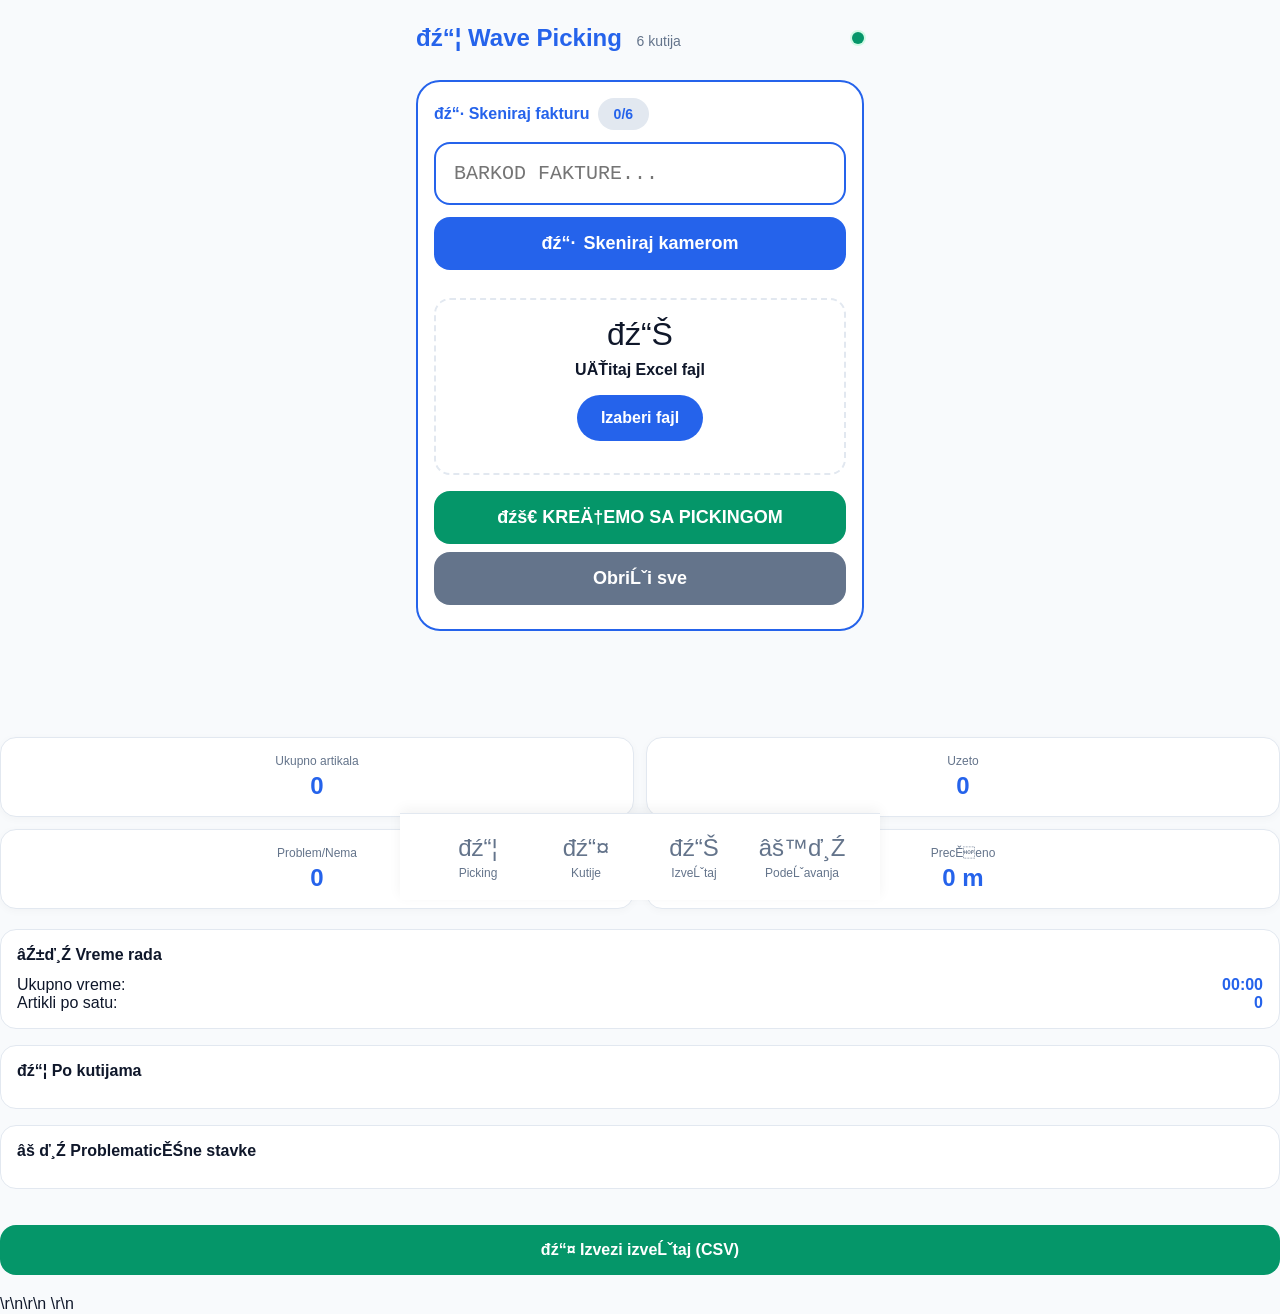
<file: index_mobile.html>
<!DOCTYPE html>
<html lang="sr">
<head>
    <meta charset="UTF-8">
    <meta name="viewport" content="width=device-width, initial-scale=1.0, maximum-scale=1.0, user-scalable=no">
    <title>Wave Picking Mobile â€˘ 6 kutija</title>
    
    <!-- PWA Meta tagovi -->
    <link rel="manifest" href="manifest.json">
    <meta name="mobile-web-app-capable" content="yes">
    <meta name="apple-mobile-web-app-capable" content="yes">
    <meta name="apple-mobile-web-app-status-bar-style" content="black-translucent">
    <meta name="theme-color" content="#2563eb">
    <meta name="apple-mobile-web-app-title" content="Wave Picking">
    <!-- Ikonicu za tab - da ne trazi favicon.ico -->
    <link rel="icon" href="data:image/svg+xml,<svg xmlns='http://www.w3.org/2000/svg' viewBox='0 0 100 100'><text y='90' x='50' font-size='90' text-anchor='middle'>&#x1F4E6;</text></svg>">
        <!-- iOS Ikonice -->
    <!-- SheetJS za Excel import -->
    <script src="https://cdn.sheetjs.com/xlsx-0.20.2/package/dist/xlsx.full.min.js"></script>
    
    <style>
        /* Reset i osnovni stilovi */
        :root {
            --primary: #2563eb;
            --primary-dark: #1d4ed8;
            --success: #059669;
            --success-light: #d1fae5;
            --warning: #d97706;
            --danger: #dc2626;
            --dark: #0f172a;
            --light: #f8fafc;
            --gray: #64748b;
            --gray-light: #e2e8f0;
            --surface: #ffffff;
        }
        
        * {
            box-sizing: border-box;
            margin: 0;
            padding: 0;
        }
        
        body {
            font-family: -apple-system, BlinkMacSystemFont, 'Segoe UI', Roboto, Helvetica, Arial, sans-serif;
            background: var(--light);
            color: var(--dark);
            min-height: 100vh;
            padding: 0;
            margin: 0;
            -webkit-tap-highlight-color: transparent;
        }
        
        /* Mobilni kontejner */
        .mobile-container {
            max-width: 480px;
            margin: 0 auto;
            padding: 16px;
            padding-bottom: 80px; /* Prostor za donji navbar */
        }
        
        /* Header */
        .app-header {
            display: flex;
            align-items: center;
            justify-content: space-between;
            margin-bottom: 20px;
            padding: 8px 0;
        }
        
        .app-title {
            font-size: 24px;
            font-weight: 700;
            color: var(--primary);
        }
        
        .app-title span {
            font-size: 14px;
            color: var(--gray);
            font-weight: 400;
            margin-left: 8px;
        }
        
        .connection-status {
            width: 12px;
            height: 12px;
            border-radius: 50%;
            background: var(--success);
            box-shadow: 0 0 0 2px var(--success-light);
        }
        
        .connection-status.offline {
            background: var(--gray);
            box-shadow: 0 0 0 2px var(--gray-light);
        }

        /* Izvestaji */
        .stat-card {
            background: var(--surface);
            padding: 16px;
            border-radius: 16px;
            text-align: center;
            box-shadow: 0 2px 8px rgba(0,0,0,0.03);
            border: 1px solid var(--gray-light);
        }

        .stat-label {
            font-size: 12px;
            color: var(--gray);
            margin-bottom: 4px;
        }

        .stat-value {
            font-size: 24px;
            font-weight: 700;
            color: var(--primary);
        }

        .report-section {
            background: var(--surface);
            border-radius: 16px;
            padding: 16px;
            margin-bottom: 16px;
            border: 1px solid var(--gray-light);
        }

        .section-title {
            font-weight: 600;
            margin-bottom: 12px;
            color: var(--dark);
        }

        .value {
            font-weight: 600;
            color: var(--primary);
        }

        .export-btn {
            width: 100%;
            padding: 16px;
            background: var(--success);
            color: white;
            border: none;
            border-radius: 16px;
            font-size: 16px;
            font-weight: 600;
            margin: 20px 0;
            cursor: pointer;
        }

        .box-progress-item {
            display: flex;
            align-items: center;
            gap: 10px;
            margin-bottom: 10px;
        }

        .box-color {
            width: 24px;
            height: 24px;
            border-radius: 8px;
        }

        .problem-item {
            padding: 12px;
            background: #fff5f5;
            border-radius: 12px;
            margin-bottom: 8px;
            border-left: 4px solid var(--danger);
        }
        
        /* Kartice */
        .card {
            background: var(--surface);
            border-radius: 24px;
            padding: 20px;
            margin-bottom: 16px;
            box-shadow: 0 4px 12px rgba(0,0,0,0.03);
            border: 1px solid var(--gray-light);
        }
        
        /* Input za skeniranje */
        .scan-section {
            background: var(--surface);
            border-radius: 24px;
            padding: 16px;
            margin-bottom: 16px;
            border: 2px solid var(--primary);
        }
        
        .scan-label {
            display: flex;
            align-items: center;
            gap: 8px;
            margin-bottom: 12px;
            color: var(--primary);
            font-weight: 600;
            font-size: 16px;
        }
        
        .scan-input {
            width: 100%;
            padding: 18px;
            font-size: 20px;
            border: 2px solid var(--gray-light);
            border-radius: 16px;
            font-family: monospace;
            text-transform: uppercase;
            background: white;
            margin-bottom: 12px;
        }
        
        .scan-input:focus {
            outline: none;
            border-color: var(--primary);
        }

        /* Donja navigacija - poboljsano */
        .bottom-nav {
            position: fixed;
            bottom: 0;
            left: 0;
            right: 0;
            background: var(--surface);
            border-top: 2px solid var(--gray-light);
            padding: 8px 12px;
            display: flex;
            justify-content: space-around;
            max-width: 480px;
            margin: 0 auto;
            box-shadow: 0 -4px 12px rgba(0,0,0,0.05);
            z-index: 1000;
        }

        .nav-item {
            display: flex;
            flex-direction: column;
            align-items: center;
            gap: 4px;
            color: var(--gray);
            font-size: 12px;
            cursor: pointer;
            padding: 8px 12px;
            border-radius: 30px;
            transition: all 0.2s ease;
            flex: 1;
            max-width: 80px;
        }

        .nav-item:active {
            background: var(--gray-light);
            transform: scale(0.95);
        }

        .nav-item.active {
            color: var(--primary);
            font-weight: 600;
        }

        .nav-item.active .nav-icon {
            transform: scale(1.1);
        }

        .nav-icon {
            font-size: 24px;
            transition: transform 0.2s ease;
        }

        /* Dodati padding na dnu za sadrzaj da ne bude prekriven navigacijom */
        .mobile-container {
            padding-bottom: 90px;
        }
        
        .scan-button {
            width: 100%;
            padding: 16px;
            background: var(--primary);
            color: white;
            border: none;
            border-radius: 16px;
            font-size: 18px;
            font-weight: 600;
            display: flex;
            align-items: center;
            justify-content: center;
            gap: 8px;
            margin-bottom: 8px;
        }
        
        .scan-button:active {
            background: var(--primary-dark);
            transform: scale(0.98);
        }
        
        /* Fakture pilule */
        .invoices-list {
            display: flex;
            flex-wrap: wrap;
            gap: 8px;
            margin: 12px 0;
        }
        
        .invoice-pill {
            background: var(--gray-light);
            padding: 8px 16px;
            border-radius: 40px;
            font-size: 14px;
            font-weight: 600;
            display: inline-flex;
            align-items: center;
            gap: 8px;
        }
        
        .invoice-pill.active {
            background: var(--primary);
            color: white;
        }
        
        .remove-invoice {
            width: 20px;
            height: 20px;
            border-radius: 50%;
            background: rgba(0,0,0,0.1);
            display: inline-flex;
            align-items: center;
            justify-content: center;
            cursor: pointer;
            font-size: 16px;
        }
        
        /* Excel Upload */
        .upload-area {
            border: 2px dashed var(--gray-light);
            border-radius: 16px;
            padding: 16px;
            text-align: center;
            margin: 16px 0;
        }
        
        .upload-button {
            background: var(--primary);
            color: white;
            border: none;
            padding: 14px 24px;
            border-radius: 40px;
            font-size: 16px;
            font-weight: 600;
            margin: 8px 0;
        }
        
        /* Trenutna lokacija - VELIKI PRIKAZ */
        .location-display {
            background: linear-gradient(135deg, var(--primary), var(--primary-dark));
            border-radius: 32px;
            padding: 24px;
            margin-bottom: 16px;
            color: white;
            text-align: center;
        }
        
        .location-label {
            font-size: 16px;
            opacity: 0.9;
            margin-bottom: 4px;
        }
        
        .location-value {
            font-size: 56px;
            font-weight: 800;
            line-height: 1;
            margin-bottom: 8px;
            letter-spacing: 2px;
        }
        
        .location-sku {
            font-size: 32px;
            font-weight: 600;
            font-family: monospace;
            background: rgba(255,255,255,0.2);
            padding: 8px 16px;
            border-radius: 40px;
            display: inline-block;
            margin-top: 8px;
        }
        
        /* Info kartica za artikal */
        .item-card {
            background: var(--surface);
            border-radius: 24px;
            padding: 20px;
            margin-bottom: 16px;
            border-left: 8px solid var(--primary);
        }
        
        .item-row {
            display: flex;
            justify-content: space-between;
            align-items: center;
            margin-bottom: 12px;
        }
        
        .item-label {
            color: var(--gray);
            font-size: 14px;
        }
        
        .item-value {
            font-size: 20px;
            font-weight: 700;
        }
        
        .item-value.invoice {
            background: var(--gray-light);
            padding: 4px 12px;
            border-radius: 40px;
            font-size: 16px;
        }
        
        /* Akciona dugmad - VELIKA */
        .action-buttons {
            display: flex;
            flex-direction: column;
            gap: 12px;
            margin: 20px 0;
        }
        
        .action-btn {
            width: 100%;
            padding: 20px;
            border: none;
            border-radius: 20px;
            font-size: 20px;
            font-weight: 700;
            display: flex;
            align-items: center;
            justify-content: center;
            gap: 12px;
            box-shadow: 0 4px 12px rgba(0,0,0,0.1);
        }
        
        .action-btn:active {
            transform: scale(0.98);
        }
        
        .btn-success {
            background: var(--success);
            color: white;
        }
        
        .btn-warning {
            background: var(--warning);
            color: white;
        }
        
        .btn-danger {
            background: var(--danger);
            color: white;
        }
        
        /* Lista stavki na lokaciji */
        .items-list {
            background: var(--surface);
            border-radius: 24px;
            padding: 16px;
            margin-top: 16px;
        }
        
        .items-title {
            font-size: 18px;
            font-weight: 600;
            margin-bottom: 12px;
            display: flex;
            justify-content: space-between;
        }
        
        .item-entry {
            display: flex;
            align-items: center;
            justify-content: space-between;
            padding: 12px 0;
            border-bottom: 1px solid var(--gray-light);
        }
        
        .item-entry:last-child {
            border-bottom: none;
        }
        
        .item-info {
            display: flex;
            flex-direction: column;
        }
        
        .item-sku {
            font-weight: 600;
            font-size: 16px;
        }
        
        .item-box {
            font-size: 12px;
            color: var(--gray);
        }
        
        .item-qty {
            font-weight: 700;
            font-size: 18px;
            color: var(--primary);
        }
        
        .item-status {
            padding: 4px 12px;
            border-radius: 40px;
            font-size: 12px;
            font-weight: 600;
        }
        
        .status-pending {
            background: var(--gray-light);
            color: var(--gray);
        }
        
        .status-taken {
            background: var(--success-light);
            color: var(--success);
        }
        
        /* Donja navigacija */
        .bottom-nav {
            position: fixed;
            bottom: 0;
            left: 0;
            right: 0;
            background: var(--surface);
            border-top: 1px solid var(--gray-light);
            padding: 12px 24px;
            display: flex;
            justify-content: space-around;
            max-width: 480px;
            margin: 0 auto;
        }
        
        .nav-item {
            display: flex;
            flex-direction: column;
            align-items: center;
            gap: 4px;
            color: var(--gray);
            font-size: 12px;
        }
        
        .nav-item.active {
            color: var(--primary);
        }
        
        .nav-icon {
            font-size: 24px;
        }
        
        /* Loading indikator */
        .loading-overlay {
            position: fixed;
            top: 0;
            left: 0;
            right: 0;
            bottom: 0;
            background: rgba(255,255,255,0.9);
            display: none;
            align-items: center;
            justify-content: center;
            z-index: 1000;
        }
        
        .spinner {
            width: 48px;
            height: 48px;
            border: 4px solid var(--gray-light);
            border-top-color: var(--primary);
            border-radius: 50%;
            animation: spin 0.8s linear infinite;
        }
        
        @keyframes spin {
            to { transform: rotate(360deg); }
        }
        
        /* Utility klase */
        .hidden {
            display: none !important;
        }
        
        .text-center {
            text-align: center;
        }
        
        .mt-4 {
            margin-top: 16px;
        }
        
        .gap-2 {
            gap: 8px;
        }
    </style>
</head>
<body>
    <!-- Loading overlay -->
    <div class="loading-overlay" id="loadingOverlay">
        <div class="spinner"></div>
    </div>

    <!-- Glavni kontejner -->
    <div class="mobile-container">
        <!-- Header -->
        <div class="app-header">
            <div class="app-title">
                đź“¦ Wave Picking
                <span>6 kutija</span>
            </div>
            <div class="connection-status online" id="connectionStatus"></div>
        </div>

        <!-- Sekcija za skeniranje (pre start-a) -->
        <div id="scanSection" class="scan-section">
            <div class="scan-label">
                <span>đź“· Skeniraj fakturu</span>
                <span class="invoice-pill" id="scanCounter">0/6</span>
            </div>
            
            <input type="text" id="barcodeInput" class="scan-input" placeholder="Barkod fakture..." autofocus>
            
            <button class="scan-button" onclick="simulateScan()">
                <span>đź“·</span> Skeniraj kamerom
            </button>
            
            <div class="invoices-list" id="scannedInvoices"></div>
            
            <!-- Excel Upload -->
            <div class="upload-area">
                <div style="font-size: 32px; margin-bottom: 8px;">đź“Š</div>
                <div style="font-weight: 600; margin-bottom: 8px;">UÄŤitaj Excel fajl</div>
                <input type="file" id="excelUpload" accept=".xlsx,.xls,.csv" style="display:none">
                <button class="upload-button" onclick="document.getElementById('excelUpload').click()">
                    Izaberi fajl
                </button>
                <div style="font-size: 12px; color: var(--gray); margin-top: 8px;" id="uploadStatus"></div>
            </div>
            
            <button class="scan-button" style="background: var(--success);" onclick="startWave()" id="startWaveBtn" disabled>
                đźš€ KREÄ†EMO SA PICKINGOM
            </button>
            
            <button class="scan-button" style="background: var(--gray);" onclick="clearScanned()">
                ObriĹˇi sve
            </button>
        </div>

        <!-- Glavni deo za picking (posle start-a) -->
        <div id="pickingSection" style="display: none;">
            <!-- Veliki displej lokacije -->
            <div class="location-display">
                <div class="location-label">TRENUTNA LOKACIJA</div>
                <div class="location-value" id="curLocBig">-</div>
                <div class="location-sku" id="curSkuBig">-</div>
            </div>
            
            <!-- Info o artiklu -->
            <div class="item-card">
                <div class="item-row">
                    <span class="item-label">Ĺ ifra artikla</span>
                    <span class="item-value" id="curSku">-</span>
                </div>
                <div class="item-row">
                    <span class="item-label">Potrebna koliÄŤina</span>
                    <span class="item-value" style="color: var(--success);" id="curQty">-</span>
                </div>
                <div class="item-row">
                    <span class="item-label">Faktura</span>
                    <span class="item-value invoice" id="curInvoice">-</span>
                </div>
                <div class="item-row">
                    <span class="item-label">Kutija</span>
                    <span class="item-value" style="color: var(--primary);" id="curBox">-</span>
                </div>
            </div>
            
            <!-- Akciona dugmad -->
            <div class="action-buttons">
                <button class="action-btn btn-success" onclick="takeCurrentItem()">
                    <span>âś…</span> UZETO
                </button>
                <button class="action-btn btn-warning" onclick="oosCurrentItem()">
                    <span>âťŚ</span> NEMA NA LOKACIJI
                </button>
                <button class="action-btn btn-danger" onclick="problemCurrentItem()">
                    <span>âš ď¸Ź</span> PROBLEM
                </button>
            </div>
            
            <!-- Lista svih stavki na trenutnoj lokaciji -->
            <div class="items-list">
                <div class="items-title">
                    <span>đź“‹ Stavke na lokaciji</span>
                    <span id="locItemsCount">0</span>
                </div>
                <div id="locationItems"></div>
            </div>
            
            <!-- Info o napretku -->
            <div style="display: flex; justify-content: space-between; padding: 16px; background: var(--surface); border-radius: 16px; margin-top: 16px;">
                <div>
                    <div style="color: var(--gray); font-size: 12px;">Napredak</div>
                    <div style="font-weight: 700;" id="progressText">0/0</div>
                </div>
                <div>
                    <div style="color: var(--gray); font-size: 12px;">Kutije</div>
                    <div style="display: flex; gap: 4px;" id="boxesProgress">
                        <span>â¬śâ¬śâ¬śâ¬śâ¬śâ¬ś</span>
                    </div>
                </div>
                <div>
                    <div style="color: var(--gray); font-size: 12px;">Vreme</div>
                    <div style="font-weight: 700;" id="timerDisplay">00:00</div>
                </div>
            </div>
        </div>
    </div>
<!-- KPI kartice -->
        <div style="display: grid; grid-template-columns: 1fr 1fr; gap: 12px; margin-bottom: 20px;">
            <div class="stat-card">
                <div class="stat-label">Ukupno artikala</div>
                <div class="stat-value" id="reportTotalItems">0</div>
            </div>
            <div class="stat-card">
                <div class="stat-label">Uzeto</div>
                <div class="stat-value" id="reportTakenItems">0</div>
            </div>
            <div class="stat-card">
                <div class="stat-label">Problem/Nema</div>
                <div class="stat-value" id="reportProblemItems">0</div>
            </div>
            <div class="stat-card">
                <div class="stat-label">PrecĚeno</div>
                <div class="stat-value" id="reportDistance">0 m</div>
            </div>
        </div>
        
        <!-- Vreme rada -->
        <div class="report-section">
            <div class="section-title">âŹ±ď¸Ź Vreme rada</div>
            <div style="display: flex; justify-content: space-between;">
                <span>Ukupno vreme:</span>
                <span class="value" id="reportTotalTime">00:00</span>
            </div>
            <div style="display: flex; justify-content: space-between;">
                <span>Artikli po satu:</span>
                <span class="value" id="reportItemsPerHour">0</span>
            </div>
        </div>
        
        <!-- Po kutijama -->
        <div class="report-section">
            <div class="section-title">đź“¦ Po kutijama</div>
            <div id="reportBoxes"></div>
        </div>
        
        <!-- ProblematicĚŚne stavke -->
        <div class="report-section">
            <div class="section-title">âš ď¸Ź ProblematicĚŚne stavke</div>
            <div id="reportProblems"></div>
        </div>
        
        <!-- Dugme za izvoz -->
        <button class="export-btn" onclick="exportReport()">
            đź“¤ Izvezi izveĹˇtaj (CSV)
        </button>
    </div>


    <!-- Sekcija za kutije -->
    <div id="boxesSection" style="display: none;"></div>\r\n\r\n    <!-- Sekcija za izvestaje -->\r\n    <div id="reportsSection" style="display: none;"></div>
<!-- Sekcija za podešavanja -->
    <div id="settingsSection" style="display: none;"></div>
    <!-- Donja navigacija -->
    <div class="bottom-nav">
        <div class="nav-item active" onclick="showSection('picking')">
            <span class="nav-icon">đź“¦</span>
            <span>Picking</span>
        </div>
        <div class="nav-item" onclick="showSection('boxes')">
            <span class="nav-icon">đź“¤</span>
            <span>Kutije</span>
        </div>
        <div class="nav-item" onclick="showSection('reports')">
            <span class="nav-icon">đź“Š</span>
            <span>IzveĹˇtaj</span>
        </div>
        <div class="nav-item" onclick="showSection('settings')">
            <span class="nav-icon">âš™ď¸Ź</span>
            <span>PodeĹˇavanja</span>
        </div>
    </div>

    <!-- Service Worker registracija -->
    <script>
        if ('serviceWorker' in navigator) {
            window.addEventListener('load', () => {
                navigator.serviceWorker.register('sw.js')
                    .then(reg => console.log('Service Worker registrovan'))
                    .catch(err => console.log('Service Worker greĹˇka:', err));
            });
        }
    </script>

    <script>
        // ==================== KONFIGURACIJA ====================
        const API = "https://maga-codex.onrender.com";
        let SESSION_ID = null;
        let scannedInvoices = [];
        let uploadedItems = [];
        let waveData = null;
        let waveStartTime = null;
        let timerInterval = null;
        let isOnline = navigator.onLine;
        
        // ==================== POMOÄ†NE FUNKCIJE ====================
        function setLoading(show) {
            document.getElementById('loadingOverlay').style.display = show ? 'flex' : 'none';
        }
        
        function updateConnectionStatus() {
            const statusEl = document.getElementById('connectionStatus');
            isOnline = navigator.onLine;
            statusEl.className = `connection-status ${isOnline ? 'online' : 'offline'}`;
        }
        
        window.addEventListener('online', updateConnectionStatus);
        window.addEventListener('offline', updateConnectionStatus);
        updateConnectionStatus();
        
        // ==================== SKENIRANJE ====================
        document.getElementById('barcodeInput').addEventListener('keypress', function(e) {
            if (e.key === 'Enter') {
                const invoice = this.value.trim();
                if (invoice && scannedInvoices.length < 6) {
                    if (!scannedInvoices.includes(invoice)) {
                        scannedInvoices.push(invoice);
                        updateScannedList();
                        this.value = '';
                        document.getElementById('startWaveBtn').disabled = false;
                    } else {
                        alert('đź“‹ Faktura veÄ‡ skenirana!');
                        this.value = '';
                    }
                }
            }
        });
        
        function simulateScan() {
            if ('BarcodeDetector' in window) {
                alert('Kamera nije dostupna u ovoj verziji. Koristite ruÄŤni unos.');
            } else {
                const fakeBarcode = prompt('Unesite barkod fakture:');
                if (fakeBarcode) {
                    document.getElementById('barcodeInput').value = fakeBarcode;
                    document.getElementById('barcodeInput').dispatchEvent(new Event('keypress', {key: 'Enter'}));
                }
            }
        }
        
        function updateScannedList() {
            const container = document.getElementById('scannedInvoices');
            container.innerHTML = '';
            
            scannedInvoices.forEach((inv, index) => {
                const div = document.createElement('div');
                div.className = 'invoice-pill';
                div.innerHTML = `
                    ${inv}
                    <span style="background: var(--primary); color:white; padding:2px 8px; border-radius:20px;">${index + 1}</span>
                    <span class="remove-invoice" onclick="removeInvoice('${inv}')">âś•</span>
                `;
                container.appendChild(div);
            });
            
            document.getElementById('scanCounter').innerText = `${scannedInvoices.length}/6`;
        }
        
        function removeInvoice(invoice) {
            scannedInvoices = scannedInvoices.filter(i => i !== invoice);
            updateScannedList();
            document.getElementById('startWaveBtn').disabled = scannedInvoices.length === 0;
        }
        
        function clearScanned() {
            scannedInvoices = [];
            updateScannedList();
            document.getElementById('startWaveBtn').disabled = true;
        }
        
        // ==================== EXCEL UPLOAD ====================
        document.getElementById('excelUpload').addEventListener('change', handleExcelUpload);
        
        async function handleExcelUpload(e) {
            const file = e.target.files[0];
            if (!file) return;
            
            setLoading(true);
            document.getElementById('uploadStatus').innerText = 'UÄŤitavanje...';
            
            try {
                let data = [];
                
                if (file.name.endsWith('.csv')) {
                    const text = await file.text();
                    data = parseCSV(text);
                } else {
                    const buffer = await file.arrayBuffer();
                    const workbook = XLSX.read(buffer, { type: 'array' });
                    const firstSheet = workbook.SheetNames[0];
                    const worksheet = workbook.Sheets[firstSheet];
                    const csv = XLSX.utils.sheet_to_csv(worksheet);
                    data = parseCSV(csv);
                }
                
                uploadedItems = data;
                const invoices = [...new Set(data.map(row => row.faktura))];
                
                if (invoices.length > 6) {
                    alert(`PreviĹˇe faktura! Maksimalno 6, ima ${invoices.length}`);
                    return;
                }
                
                scannedInvoices = invoices;
                updateScannedList();
                document.getElementById('uploadStatus').innerHTML = `âś… UÄŤitano ${data.length} stavki`;
                document.getElementById('startWaveBtn').disabled = false;
                
                // SaÄŤuvaj u localStorage za offline
                localStorage.setItem('uploadedItems', JSON.stringify(data));
                localStorage.setItem('scannedInvoices', JSON.stringify(invoices));
                
            } catch (err) {
                document.getElementById('uploadStatus').innerHTML = `âťŚ GreĹˇka: ${err.message}`;
            } finally {
                setLoading(false);
            }
        }
        
        function parseCSV(csvText) {
            // Isti parser kao u originalu
            let cleanText = csvText.replace(/"/g, "");
            if (cleanText.includes("\\n") || cleanText.includes("\\r\\n")) {
                cleanText = cleanText.replace(/\\r\\n/g, "\n").replace(/\\n/g, "\n");
            }
            
            const lines = cleanText.split(/\r?\n/).map(l => l.trim()).filter(l => l);
            if (lines.length === 0) return [];
            
            const headers = lines[0].split(/[,\t;]/).map(h => h.trim().toLowerCase());
            
            const fakturaIdx = headers.findIndex(h => h.includes('broj fak') || h.includes('faktura') || h.includes('invoice'));
            const lokacijaIdx = headers.findIndex(h => h.includes('lokacija') || h.includes('location'));
            const skuIdx = headers.findIndex(h => h.includes('sku') || h.includes('sifra') || h.includes('artikal'));
            const kolicinaIdx = headers.findIndex(h => h.includes('kolicina') || h.includes('qty') || h.includes('quantity'));
            
            if (fakturaIdx === -1 || lokacijaIdx === -1 || skuIdx === -1 || kolicinaIdx === -1) {
                throw new Error("Fajl mora sadrĹľati kolone: broj fak, lokacija, sku, kolicina");
            }
            
            const result = [];
            
            for (let i = 1; i < lines.length; i++) {
                const values = lines[i].split(/[,\t;]/).map(v => v.trim());
                if (values.length < 4) continue;
                
                const faktura = values[fakturaIdx];
                const lokacija = values[lokacijaIdx]?.toUpperCase();
                let sku = values[skuIdx];
                const kolicina = parseInt(values[kolicinaIdx], 10);
                
                if (sku) {
                    sku = String(sku).replace(/\D/g, '').padStart(6, '0').slice(0,6);
                }
                
                if (faktura && lokacija && sku && !isNaN(kolicina) && kolicina > 0 && /^\d{6}$/.test(sku)) {
                    result.push({ faktura, lokacija, sku, kolicina });
                }
            }
            
            return result;
        }
        
        // ==================== START WAVE ====================
        async function startWave() {
            if (scannedInvoices.length === 0) {
                alert('Nema skeniranih faktura!');
                return;
            }
            
            if (uploadedItems.length === 0) {
                // PokuĹˇaj iz localStorage
                const saved = localStorage.getItem('uploadedItems');
                if (saved) {
                    uploadedItems = JSON.parse(saved);
                } else {
                    alert('Nema uÄŤitanih stavki!');
                    return;
                }
            }
            
            setLoading(true);
            
            try {
                const itemsForBackend = uploadedItems
                    .filter(item => scannedInvoices.includes(item.faktura))
                    .map(item => ({
                        sku: item.sku,
                        qty: item.kolicina,
                        location: item.lokacija,
                        invoice: item.faktura
                    }));
                
                const res = await fetch(`${API}/wave/start`, {
                    method: 'POST',
                    headers: { 'Content-Type': 'application/json' },
                    body: JSON.stringify({ items: itemsForBackend, mode: 'optimal' })
                });
                
                const data = await res.json();
                
                if (!res.ok) throw new Error(data.detail || 'GreĹˇka pri startovanju');
                
                SESSION_ID = data.session_id;
                waveData = data;
                
                // SaÄŤuvaj sesiju
                localStorage.setItem('session_id', SESSION_ID);
                localStorage.setItem('waveData', JSON.stringify(data));
                
                document.getElementById('scanSection').style.display = 'none';
                document.getElementById('pickingSection').style.display = 'block';
                
                startTimer();
                renderWave(data);
                
            } catch (err) {
                if (!navigator.onLine) {
                    alert('Offline naÄŤin rada nije joĹˇ implementiran.');
                } else {
                    alert('GreĹˇka: ' + err.message);
                }
            } finally {
                setLoading(false);
            }
        }
        
        // ==================== RENDER WAVE ====================
        function renderWave(data) {
            waveData = data;
            
            // AĹľuriraj veliki displej
            document.getElementById('curLocBig').textContent = data.current_location || 'KRAJ';
            document.getElementById('curSkuBig').textContent = data.current_location ? 'đź“Ť' : 'đźŽ‰ ZAVRĹ ENO';
            
            // AĹľuriraj trenutnu stavku
            updateCurrentItem();
            
            // AĹľuriraj listu stavki na lokaciji
            updateLocationItems();
            
            // AĹľuriraj progress
            const p = data.progress || {};
            document.getElementById('progressText').textContent = `${p.done_items || 0}/${p.total_items || 0}`;
            
            // AĹľuriraj kutije
            updateBoxesProgress();
        }
        
        function updateCurrentItem() {
            if (!waveData || !waveData.current_location) return;
            
            const curLoc = waveData.current_location;
            const items = waveData.items_by_loc[curLoc] || [];
            const activeItem = items.find(it => it.status === 'pending' || it.status === 'partial');
            
            if (activeItem) {
                document.getElementById('curSku').textContent = activeItem.sku;
                document.getElementById('curQty').textContent = activeItem.qty_required - (activeItem.qty_picked || 0);
                document.getElementById('curInvoice').textContent = activeItem.invoice;
                document.getElementById('curBox').textContent = `Kutija ${activeItem.box}`;
            } else {
                document.getElementById('curSku').textContent = '-';
                document.getElementById('curQty').textContent = '-';
                document.getElementById('curInvoice').textContent = '-';
                document.getElementById('curBox').textContent = '-';
            }
        }
        
        function updateLocationItems() {
            if (!waveData || !waveData.current_location) return;
            
            const curLoc = waveData.current_location;
            const items = waveData.items_by_loc[curLoc] || [];
            const container = document.getElementById('locationItems');
            
            container.innerHTML = '';
            document.getElementById('locItemsCount').textContent = items.length;
            
            items.forEach(item => {
                const statusClass = item.status === 'taken' ? 'status-taken' : 'status-pending';
                const statusText = item.status === 'taken' ? 'âś… Uzeto' : 'âŹł ÄŚeka';
                
                const div = document.createElement('div');
                div.className = 'item-entry';
                div.innerHTML = `
                    <div class="item-info">
                        <span class="item-sku">${item.sku}</span>
                        <span class="item-box">Kutija ${item.box}</span>
                    </div>
                    <div style="display: flex; align-items: center; gap: 12px;">
                        <span class="item-qty">${item.qty_picked || 0}/${item.qty_required}</span>
                        <span class="item-status ${statusClass}">${statusText}</span>
                    </div>
                `;
                container.appendChild(div);
            });
        }
        
        function updateBoxesProgress() {
            if (!waveData) return;
            
            const boxes = document.getElementById('boxesProgress');
            let html = '';
            
            for (let i = 1; i <= 6; i++) {
                let completed = false;
                for (const [inv, boxNum] of Object.entries(waveData.box_assignment || {})) {
                    if (boxNum === i && waveData.progress.boxes[inv]?.done === waveData.progress.boxes[inv]?.total) {
                        completed = true;
                        break;
                    }
                }
                html += completed ? 'âś…' : 'â¬ś';
            }
            
            boxes.innerHTML = html;
        }
        
        // ==================== AKCIJE ====================
        function takeCurrentItem() {
            if (!waveData?.current_location) return;
            
            const items = waveData.items_by_loc[waveData.current_location] || [];
            const activeItem = items.find(it => it.status === 'pending' || it.status === 'partial');
            
            if (activeItem) {
                takeItem(activeItem.sku, activeItem.invoice, activeItem.qty_required);
            }
        }
        
        function oosCurrentItem() {
            if (!waveData?.current_location) return;
            
            const items = waveData.items_by_loc[waveData.current_location] || [];
            const activeItem = items.find(it => it.status === 'pending' || it.status === 'partial');
            
            if (activeItem) {
                const note = prompt('Komentar za NEMA:');
                if (note !== null) {
                    setOOS(activeItem.sku, activeItem.invoice, note);
                }
            }
        }
        
        function problemCurrentItem() {
            if (!waveData?.current_location) return;
            
            const items = waveData.items_by_loc[waveData.current_location] || [];
            const activeItem = items.find(it => it.status === 'pending' || it.status === 'partial');
            
            if (activeItem) {
                const picked = parseInt(prompt(`Koliko si uzeo? (0-${activeItem.qty_required})`, '0'));
                if (!isNaN(picked)) {
                    const note = prompt('Komentar:');
                    setProblem(activeItem.sku, activeItem.invoice, activeItem.qty_required, picked, note);
                }
            }
        }
        
        async function takeItem(sku, invoice, required) {
            setLoading(true);
            try {
                await fetch(`${API}/wave/${SESSION_ID}/update`, {
                    method: 'POST',
                    headers: { 'Content-Type': 'application/json' },
                    body: JSON.stringify({ sku, invoice, action: 'take', qty_picked: required })
                });
                await refreshWave();
            } catch (err) {
                alert('GreĹˇka: ' + err.message);
            } finally {
                setLoading(false);
            }
        }
        
        async function setOOS(sku, invoice, note) {
            setLoading(true);
            try {
                await fetch(`${API}/wave/${SESSION_ID}/update`, {
                    method: 'POST',
                    headers: { 'Content-Type': 'application/json' },
                    body: JSON.stringify({ sku, invoice, action: 'oos', note })
                });
                await refreshWave();
            } catch (err) {
                alert('GreĹˇka: ' + err.message);
            } finally {
                setLoading(false);
            }
        }
        
        async function setProblem(sku, invoice, required, picked, note) {
            setLoading(true);
            try {
                await fetch(`${API}/wave/${SESSION_ID}/update`, {
                    method: 'POST',
                    headers: { 'Content-Type': 'application/json' },
                    body: JSON.stringify({ sku, invoice, action: 'problem', qty_picked: picked, note })
                });
                await refreshWave();
            } catch (err) {
                alert('GreĹˇka: ' + err.message);
            } finally {
                setLoading(false);
            }
        }
        
        async function refreshWave() {
            if (!SESSION_ID) return;
            
            try {
                const res = await fetch(`${API}/wave/${SESSION_ID}`);
                const data = await res.json();
                renderWave(data);
                localStorage.setItem('waveData', JSON.stringify(data));
            } catch (err) {
                console.log('Offline - koristim keĹˇirane podatke');
                const cached = localStorage.getItem('waveData');
                if (cached) renderWave(JSON.parse(cached));
            }
        }
        
        // ==================== TIMER ====================
        function startTimer() {
            waveStartTime = Date.now();
            if (timerInterval) clearInterval(timerInterval);
            
            timerInterval = setInterval(() => {
                if (!waveStartTime) return;
                
                const elapsed = Math.floor((Date.now() - waveStartTime) / 1000);
                const minutes = Math.floor(elapsed / 60);
                const seconds = elapsed % 60;
                document.getElementById('timerDisplay').textContent = 
                    `${minutes.toString().padStart(2, '0')}:${seconds.toString().padStart(2, '0')}`;
            }, 1000);
        }
        

        // ==================== IZVESTAJI ====================
        function showReports() {
            const picking = document.getElementById('pickingSection');
            const reports = document.getElementById('reportsSection');
            if (picking) picking.style.display = 'none';
            if (reports) reports.style.display = 'block';
            loadReportData();
        }

        // ==================== SEKCIJA ZA KUTIJE ====================
function loadBoxesSection() {
    const container = document.getElementById('boxesSection');
    if (!container) return;
    
    if (!waveData && !SESSION_ID) {
        container.innerHTML = '<div style="text-align: center; padding: 40px;">\uD83D\uDCE6 Pokreni picking prvo</div>';
        return;
    }
    
    let html = '<div style="padding: 16px;">';
    html += '<h3 style="margin-bottom: 20px;">\uD83D\uDCE6 Kutije na kolicima</h3>';
    
    for (let i = 1; i <= 6; i++) {
        let invoice = null;
        let boxProgress = { total: 0, done: 0 };
        
        // Pronadji fakturu za ovu kutiju
        for (const [inv, boxNum] of Object.entries(waveData?.box_assignment || {})) {
            if (boxNum === i) {
                invoice = inv;
                break;
            }
        }
        
        if (invoice && waveData?.progress?.boxes[invoice]) {
            boxProgress = waveData.progress.boxes[invoice];
        }
        
        const percent = boxProgress.total > 0 ? Math.round((boxProgress.done / boxProgress.total) * 100) : 0;
        const boxColor = getBoxColor(i);
        
        html += `
            <div style="background: white; border-radius: 16px; padding: 16px; margin-bottom: 12px; border: 2px solid ${boxColor};">
                <div style="display: flex; justify-content: space-between; align-items: center; margin-bottom: 10px;">
                    <span style="font-size: 18px; font-weight: 700; color: ${boxColor};">Kutija ${i}</span>
                    ${invoice ? `<span style="background: ${boxColor}; color: white; padding: 4px 12px; border-radius: 20px;">${invoice}</span>` : '<span style="color: var(--gray);">Prazna</span>'}
                </div>
                ${invoice ? `
                    <div style="margin: 10px 0;">
                        <div style="display: flex; justify-content: space-between; margin-bottom: 5px;">
                            <span>Napredak:</span>
                            <span>${boxProgress.done}/${boxProgress.total} (${percent}%)</span>
                        </div>
                        <div class="progress-bar">
                            <div class="progress-fill" style="width: ${percent}%; background: ${boxColor};"></div>
                        </div>
                    </div>
                    <button class="scan-button" style="margin-top: 10px;" onclick="showBoxDetails(${i})">
                        \uD83D\uDCCB Detalji kutije
                    </button>
                ` : ''}
            </div>
        `;
    }
    
    html += '</div>';
    container.innerHTML = html;
}

// ==================== SEKCIJA ZA PODESAVANJA ====================
function loadSettings() {
    const container = document.getElementById('settingsSection');
    if (!container) return;
    
    container.innerHTML = `
        <div style="padding: 16px;">
            <h3 style="margin-bottom: 20px;">\u2699\uFE0F Podesavanja</h3>
            
            <div style="background: white; border-radius: 16px; padding: 16px; margin-bottom: 16px;">
                <div style="font-weight: 600; margin-bottom: 12px;">API Konfiguracija</div>
                <div style="margin-bottom: 10px;">
                    <label style="display: block; margin-bottom: 5px;">API URL:</label>
                    <input type="text" id="apiUrl" value="${API}" style="width: 100%; padding: 10px; border: 1px solid var(--gray-light); border-radius: 8px;">
                </div>
                <button class="scan-button" onclick="saveApiUrl()">Sacuvaj</button>
            </div>
            
            <div style="background: white; border-radius: 16px; padding: 16px; margin-bottom: 16px;">
                <div style="font-weight: 600; margin-bottom: 12px;">Rezim rada</div>
                <label style="display: flex; align-items: center; gap: 10px; margin-bottom: 10px;">
                    <input type="radio" name="mode" value="optimal" checked> Optimalno (najkraca putanja)
                </label>
                <label style="display: flex; align-items: center; gap: 10px; margin-bottom: 10px;">
                    <input type="radio" name="mode" value="ortools"> OR-Tools (sporije, tacnije)
                </label>
                <label style="display: flex; align-items: center; gap: 10px; margin-bottom: 10px;">
                    <input type="radio" name="mode" value="sector"> Po sektorima
                </label>
            </div>
            
            <div style="background: white; border-radius: 16px; padding: 16px; margin-bottom: 16px;">
                <div style="font-weight: 600; margin-bottom: 12px;">Podaci</div>
                <button class="scan-button" style="background: var(--warning);" onclick="clearLocalData()">
                    \uD83D\uDDD1\uFE0F Obrisi lokalne podatke
                </button>
            </div>
            
            <div style="background: white; border-radius: 16px; padding: 16px;">
                <div style="font-weight: 600; margin-bottom: 12px;">Info</div>
                <div>Verzija: 1.0.0</div>
                <div>Sesija: ${SESSION_ID || 'Nema aktivne sesije'}</div>
            </div>
        </div>
    `;
}

// ==================== POMOCNE FUNKCIJE ZA PODESAVANJA ====================
function saveApiUrl() {
    const newUrl = document.getElementById('apiUrl').value;
    localStorage.setItem('api_url', newUrl);
    alert('API URL sacuvan. Osvezi stranicu da bi primenio promene.');
}

function clearLocalData() {
    if (confirm('Obrisati sve lokalno sacuvane podatke?')) {
        localStorage.clear();
        sessionStorage.clear();
        alert('Podaci obrisani. Osvezi stranicu.');
    }
}

// ==================== SEKCIJA ZA IZVESTAJE ====================
function loadReportData() {
    const container = document.getElementById('reportsSection');
    if (!container) return;
    
    if (!waveData) {
        container.innerHTML = '<div style="text-align: center; padding: 40px;">\uD83D\uDCCA Nema podataka za izvestaj</div>';
        return;
    }
    
    const stats = calculateStats(waveData);
    
    container.innerHTML = `
        <div style="padding: 16px;">
            <h3 style="margin-bottom: 20px;">\uD83D\uDCCA Izvestaj</h3>
            
            <!-- KPI kartice -->
            <div style="display: grid; grid-template-columns: 1fr 1fr; gap: 12px; margin-bottom: 20px;">
                <div class="stat-card">
                    <div class="stat-label">Ukupno</div>
                    <div class="stat-value">${stats.totalItems}</div>
                </div>
                <div class="stat-card">
                    <div class="stat-label">Uzeto</div>
                    <div class="stat-value">${stats.takenItems}</div>
                </div>
                <div class="stat-card">
                    <div class="stat-label">Problem</div>
                    <div class="stat-value">${stats.problemItems}</div>
                </div>
                <div class="stat-card">
                    <div class="stat-label">Predjeno</div>
                    <div class="stat-value">${stats.distance} m</div>
                </div>
            </div>
            
            <!-- Vreme -->
            <div class="report-section">
                <div class="section-title">\u23F1\uFE0F Vreme</div>
                <div style="display: flex; justify-content: space-between;">
                    <span>Ukupno:</span>
                    <span class="value">${stats.totalTime}</span>
                </div>
                <div style="display: flex; justify-content: space-between;">
                    <span>Artikli/sat:</span>
                    <span class="value">${stats.itemsPerHour}</span>
                </div>
            </div>
            
            <button class="export-btn" onclick="exportReport()">
                \uD83D\uDCE4 Izvezi CSV
            </button>
        </div>
    `;
}

// ==================== STATISTIKA ====================
function calculateStats(data) {
    let totalItems = 0;
    let takenItems = 0;
    let problemItems = 0;
    
    for (const loc in data.items_by_loc) {
        waveData.items_by_loc[loc].forEach(item => {
            totalItems += item.qty_required;
            if (item.status === 'taken') {
                takenItems += item.qty_picked || item.qty_required;
            } else if (item.status === 'problem' || item.status === 'oos') {
                problemItems += (item.qty_required - (item.qty_picked || 0));
            }
        });
    }
    
    const elapsed = waveStartTime ? Math.floor((Date.now() - waveStartTime) / 1000) : 0;
    const hours = Math.floor(elapsed / 3600);
    const minutes = Math.floor((elapsed % 3600) / 60);
    const totalTime = `${hours.toString().padStart(2, '0')}:${minutes.toString().padStart(2, '0')}`;
    
    const itemsPerHour = elapsed > 0 ? Math.round((takenItems / elapsed) * 3600) : 0;
    
    return {
        totalItems,
        takenItems,
        problemItems,
        distance: data.distance_m || 0,
        totalTime,
        itemsPerHour
    };
}

function exportReport() {
    if (!waveData) return;
    
    const stats = calculateStats(waveData);
    let csv = 'Lokacija,SKU,Kutija,Faktura,Status,Trazeno,Uzeto,Napomena\n';
    
    for (const loc in waveData.items_by_loc) {
        waveData.items_by_loc[loc].forEach(item => {
            csv += `${loc},${item.sku},${item.box},${item.invoice},${item.status},${item.qty_required},${item.qty_picked || 0},${item.note || ''}\n`;
        });
    }
    
    csv += '\nSTATISTIKA\n';
    csv += `Ukupno,${stats.totalItems}\n`;
    csv += `Uzeto,${stats.takenItems}\n`;
    csv += `Problem,${stats.problemItems}\n`;
    csv += `Predjeno,${stats.distance} m\n`;
    csv += `Vreme,${stats.totalTime}\n`;
    
    const blob = new Blob([csv], { type: 'text/csv' });
    const url = window.URL.createObjectURL(blob);
    const a = document.createElement('a');
    a.href = url;
    a.download = `wave-report-${new Date().toISOString().slice(0,10)}.csv`;
    a.click();
}

// ==================== NAVIGACIJA ====================
function showSection(section) {
    // Proveri da li je event definisan (pozvano klikom ili programski)
    if (typeof event !== 'undefined' && event) {
        // Ukloni active klasu sa svih navigacionih stavki
        document.querySelectorAll('.nav-item').forEach(item => {
            item.classList.remove('active');
        });
        // Dodaj active klasu na kliknutu stavku
        if (event.currentTarget) {
            event.currentTarget.classList.add('active');
        }
    }
    
    // Sakrij sve sekcije
    const sections = ['scanSection', 'pickingSection', 'boxesSection', 'reportsSection', 'settingsSection'];
    sections.forEach(id => {
        const el = document.getElementById(id);
        if (el) el.style.display = 'none';
    });
    
    // Prikazi izabranu sekciju
    const selectedSection = document.getElementById(section + 'Section');
    if (selectedSection) {
        selectedSection.style.display = 'block';
    }
    
    // Ucitaj podatke za pojedine sekcije
    switch(section) {
        case 'picking':
            if (SESSION_ID) refreshWave();
            break;
        case 'boxes':
            if (typeof loadBoxesSection === 'function') loadBoxesSection();
            break;
        case 'reports':
            if (typeof loadReportData === 'function') loadReportData();
            break;
        case 'settings':
            if (typeof loadSettings === 'function') loadSettings();
            break;
    }
}

// ==================== INIT ====================
window.addEventListener('load', () => {
    console.log('Stranica ucitana');
    
    // Aktiviraj prvu navigacionu stavku
    const firstNavItem = document.querySelector('.nav-item');
    if (firstNavItem) {
        // Ukloni active sa svih
        document.querySelectorAll('.nav-item').forEach(item => {
            item.classList.remove('active');
        });
        // Dodaj na prvu
        firstNavItem.classList.add('active');
        // Pozovi showSection sa prvom sekcijom
        showSection('picking');
    }
    
    // Proveri da li postoji sacuvana sesija
    const savedSession = localStorage.getItem('session_id');
    const savedWave = localStorage.getItem('waveData');
    
    if (savedSession && savedWave) {
        // Sacekaj malo da se sve ucita
        setTimeout(() => {
            if (confirm('Nastavi prethodnu sesiju?')) {
                SESSION_ID = savedSession;
                waveData = JSON.parse(savedWave);
                document.getElementById('scanSection').style.display = 'none';
                document.getElementById('pickingSection').style.display = 'block';
                renderWave(waveData);
                startTimer();
            }
        }, 500);
    }
});
        
        // ==================== EXPORT ====================
        window.removeInvoice = removeInvoice;
        window.clearScanned = clearScanned;
        window.startWave = startWave;
        window.simulateScan = simulateScan;
        window.takeCurrentItem = takeCurrentItem;
        window.oosCurrentItem = oosCurrentItem;
        window.problemCurrentItem = problemCurrentItem;
        window.showSection = showSection;
    </script>
</body>
</html>
</file>
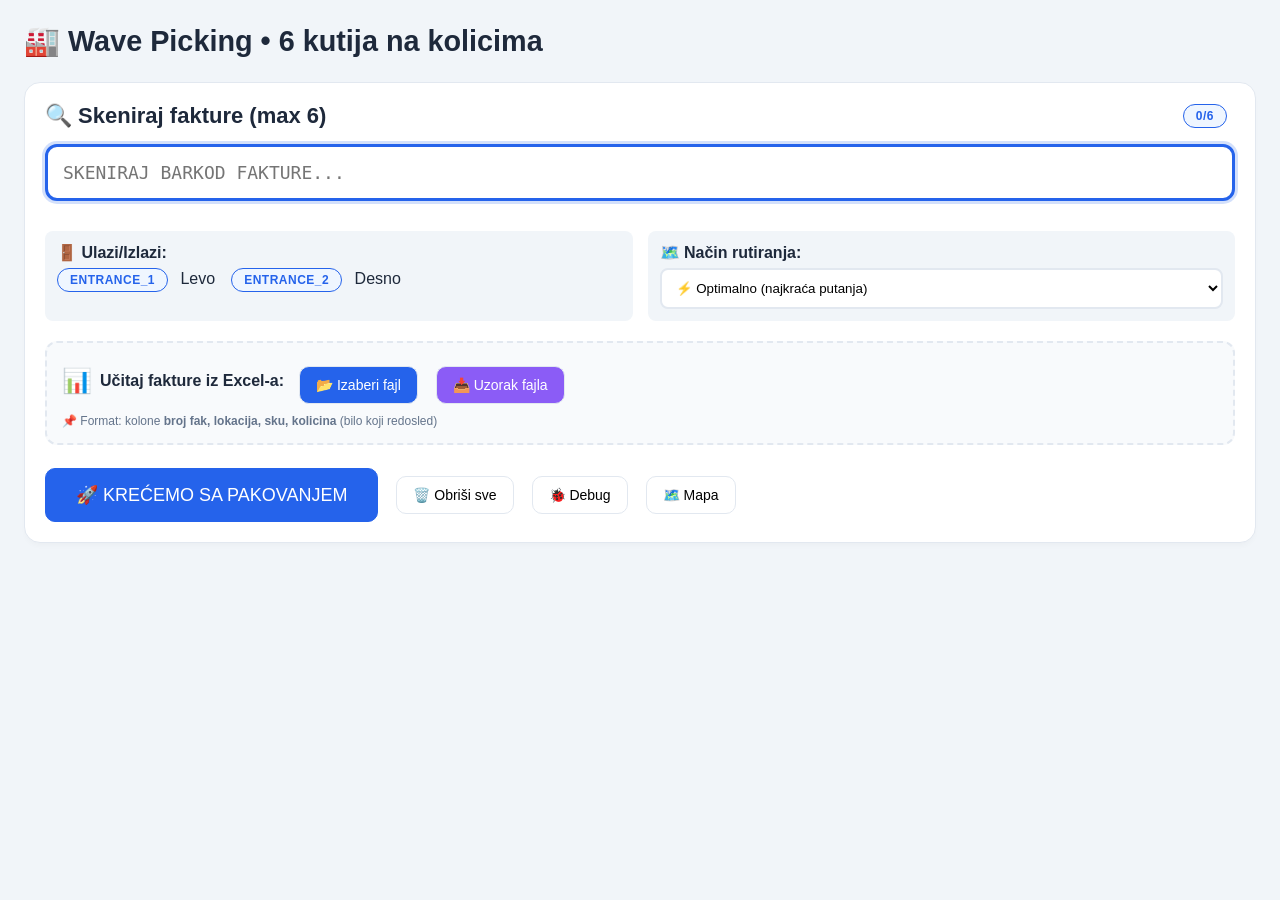
<file: wave_index - Copy.html>
<!DOCTYPE html>
<html lang="sr">
<head>
    <meta charset="UTF-8">
    <meta name="viewport" content="width=device-width, initial-scale=1.0">
    <title>Wave Picking • 6 kutija na kolicima</title>
    <!-- SheetJS za Excel import -->
    <script src="https://cdn.sheetjs.com/xlsx-0.20.2/package/dist/xlsx.full.min.js"></script>
    <style>
        :root {
            --primary: #2563eb;
            --success: #0a7;
            --warning: #f0ad4e;
            --danger: #d9534f;
            --dark: #1e293b;
            --light: #f8fafc;
            --border: #e2e8f0;
        }
        
        * { box-sizing: border-box; }
        
        body {
            font-family: 'Inter', -apple-system, BlinkMacSystemFont, 'Segoe UI', Arial, sans-serif;
            margin: 0;
            padding: 24px;
            max-width: 1800px;
            margin: 0 auto;
            background: #f1f5f9;
            color: var(--dark);
        }
        
        h2 { 
            margin-top: 0;
            font-weight: 600;
            font-size: 1.8rem;
            display: flex;
            align-items: center;
            gap: 12px;
        }
        
        .card {
            background: white;
            border: 1px solid var(--border);
            padding: 20px;
            border-radius: 16px;
            margin-top: 16px;
            box-shadow: 0 4px 6px -2px rgba(0,0,0,0.03);
        }
        
        .btn {
            padding: 10px 16px;
            border-radius: 10px;
            border: 1px solid var(--border);
            background: white;
            cursor: pointer;
            margin-right: 8px;
            margin-top: 8px;
            font-weight: 500;
            font-size: 14px;
            display: inline-flex;
            align-items: center;
            gap: 6px;
            transition: all 0.15s;
        }
        
        .btn:hover {
            transform: translateY(-1px);
            box-shadow: 0 4px 8px rgba(0,0,0,0.05);
        }
        
        .btn-primary { background: var(--primary); border-color: var(--primary); color: white; }
        .btn-success { background: var(--success); border-color: var(--success); color: white; }
        .btn-warning { background: var(--warning); border-color: var(--warning); color: #111; }
        .btn-danger { background: var(--danger); border-color: var(--danger); color: white; }
        .btn-purple { background: #8b5cf6; border-color: #8b5cf6; color: white; }
        
        .muted { color: #64748b; font-size: 0.9rem; }
        .big { font-size: 22px; font-weight: 700; display: flex; align-items: center; gap: 12px; }
        
        table {
            width: 100%;
            border-collapse: collapse;
            margin-top: 8px;
        }
        
        td, th {
            border-bottom: 1px solid var(--border);
            padding: 14px 8px;
            vertical-align: middle;
            text-align: left;
        }
        
        .doneRow {
            opacity: 0.65;
            text-decoration: line-through;
            background: #f1f5f9;
        }
        
        .pill {
            display: inline-block;
            padding: 6px 14px;
            border-radius: 999px;
            border: 1px solid var(--border);
            margin-left: 12px;
            background: white;
            font-size: 13px;
            font-weight: 500;
        }
        
        .badge {
            display: inline-block;
            padding: 4px 12px;
            border-radius: 999px;
            border: 1px solid var(--border);
            font-size: 12px;
            font-weight: 600;
            margin-right: 8px;
            text-transform: uppercase;
            letter-spacing: 0.5px;
        }
        
        .badge-red { border-color: var(--danger); color: var(--danger); background: #fee2e2; }
        .badge-orange { border-color: var(--warning); color: #b45309; background: #fffbeb; }
        .badge-green { border-color: var(--success); color: var(--success); background: #e6f7e6; }
        .badge-gray { border-color: #94a3b8; color: #475569; background: #f1f5f9; }
        .badge-blue { border-color: var(--primary); color: var(--primary); background: #eff6ff; }
        
        .mainGrid {
            display: grid;
            grid-template-columns: 1.5fr 1fr;
            gap: 20px;
            margin-top: 20px;
        }
        
        .boxes-grid {
            display: grid;
            grid-template-columns: repeat(3, 1fr);
            gap: 15px;
            margin-top: 15px;
        }
        
        .box-card {
            border: 2px solid var(--border);
            border-radius: 12px;
            padding: 15px;
            background: white;
            position: relative;
            transition: transform 0.1s ease;
            cursor: pointer;
        }
        
        .box-card:hover {
            transform: scale(1.02);
            box-shadow: 0 4px 12px rgba(0,0,0,0.1);
        }
        
        .box-card.active {
            border-color: var(--primary);
            background: #f0f9ff;
        }
        
        .box-card.completed {
            border-color: var(--success);
            background: #f0fdf4;
        }
        
        .box-number {
            font-size: 24px;
            font-weight: 700;
            margin-bottom: 5px;
        }
        
        .progress-bar {
            width: 100%;
            height: 8px;
            background: var(--border);
            border-radius: 999px;
            margin: 8px 0;
            overflow: hidden;
        }
        
        .progress-fill {
            height: 100%;
            background: var(--primary);
            border-radius: 999px;
            transition: width 0.3s ease;
        }
        
        .progress-fill.completed {
            background: var(--success);
        }
        
        .spinner {
            display: inline-block;
            width: 16px;
            height: 16px;
            border: 2px solid rgba(0,0,0,0.1);
            border-radius: 50%;
            border-top-color: var(--primary);
            animation: spin 0.6s linear infinite;
        }
        
        @keyframes spin {
            to { transform: rotate(360deg); }
        }
        
        .invoice-pill {
            background: #f1f5f9;
            padding: 4px 12px;
            border-radius: 20px;
            font-size: 12px;
            font-weight: 600;
            display: inline-flex;
            align-items: center;
            gap: 6px;
        }
        
        .scan-input {
            width: 100%;
            padding: 15px;
            font-size: 18px;
            border: 3px solid var(--primary);
            border-radius: 12px;
            margin-bottom: 15px;
            font-family: monospace;
            text-transform: uppercase;
        }
        
        .scan-input:focus {
            outline: none;
            box-shadow: 0 0 0 3px rgba(37, 99, 235, 0.2);
        }
        
        .box-tag {
            display: inline-block;
            background: var(--primary);
            color: white;
            padding: 6px 16px;
            border-radius: 25px;
            font-size: 16px;
            font-weight: 600;
            margin-right: 8px;
            cursor: help;
            box-shadow: 0 2px 4px rgba(0,0,0,0.1);
        }
    </style>
</head>
<body>
    <h2>🏭 Wave Picking • 6 kutija na kolicima</h2>

    <!-- Sekcija za skeniranje i Excel upload -->
    <div class="card">
        <div style="display:flex; justify-content:space-between; align-items:center; margin-bottom:15px;">
            <div class="big">🔍 Skeniraj fakture (max 6)</div>
            <div class="badge badge-blue" id="scanCounter">0/6</div>
        </div>
        
        <input type="text" id="barcodeInput" class="scan-input" placeholder="Skeniraj barkod fakture..." autofocus>
        
        <div style="display:flex; gap:15px; flex-wrap:wrap; margin-bottom:15px;" id="scannedInvoices"></div>
        
        <!-- INFO O ULAZIMA/IZLAZIMA I NAČINU RUTIRANJA -->
        <div style="display:grid; grid-template-columns:1fr 1fr; gap:15px; margin-bottom:15px;">
            <div style="padding:12px; background:#f1f5f9; border-radius:8px;">
                <div style="display:flex; align-items:center; gap:8px; margin-bottom:6px">
                    <span style="font-weight:600">🚪 Ulazi/Izlazi:</span>
                </div>
                <div style="display:flex; gap:16px; flex-wrap:wrap">
                    <div><span class="badge badge-blue">ENTRANCE_1</span> Levo</div>
                    <div><span class="badge badge-blue">ENTRANCE_2</span> Desno</div>
                </div>
            </div>
            
            <div style="padding:12px; background:#f1f5f9; border-radius:8px;">
                <div style="display:flex; align-items:center; gap:8px; margin-bottom:6px">
                    <span style="font-weight:600">🗺️ Način rutiranja:</span>
                </div>
                <select id="routingMode" style="padding:10px; width:100%; border-radius:8px; border:2px solid var(--border); background:white; font-weight:500">
                    <option value="optimal" selected>⚡ Optimalno (najkraća putanja)</option>
                    <option value="sector">📍 Po sektorima (A→B→C→D→E)</option>
                </select>
            </div>
        </div>
        
        <!-- EXCEL UPLOAD -->
        <div style="margin-top:20px; padding:15px; background:#f8fafc; border-radius:12px; border:2px dashed var(--border)">
            <div style="display:flex; align-items:center; gap:15px; flex-wrap:wrap">
                <div style="display:flex; align-items:center; gap:8px;">
                    <span style="font-size:24px;">📊</span>
                    <span style="font-weight:600;">Učitaj fakture iz Excel-a:</span>
                </div>
                
                <input type="file" id="excelUpload" accept=".xlsx,.xls,.csv" style="display:none" onchange="handleExcelUpload(this)">
                
                <div style="display:flex; gap:10px;">
                    <button class="btn" onclick="document.getElementById('excelUpload').click()" style="background:var(--primary); color:white;">
                        📂 Izaberi fajl
                    </button>
                    <button class="btn" onclick="downloadSampleExcel()" style="background:#8b5cf6; color:white;">
                        📥 Uzorak fajla
                    </button>
                </div>
                
                <span id="uploadStatus" class="muted" style="font-size:13px;"></span>
            </div>
            
            <div class="muted" style="margin-top:10px; font-size:12px;">
                📌 Format: kolone <b>broj fak, lokacija, sku, kolicina</b> (bilo koji redosled)
            </div>
        </div>
        
        <div style="display:flex; gap:10px; align-items:center; margin-top:15px;">
            <button class="btn btn-primary" id="startWaveBtn" onclick="startWave()" disabled style="font-size:18px; padding:15px 30px;">
                🚀 KREĆEMO SA PAKOVANJEM
            </button>
            <button class="btn" onclick="clearScanned()">🗑️ Obriši sve</button>
            <button class="btn" onclick="debugWave()">🐞 Debug</button>
			<button class="btn" onclick="showMap()">🗺️ Mapa</button>
        </div>
    </div>

    <div id="loadingIndicator" style="display:none; text-align:center; padding:20px">
        <div class="spinner" style="width:32px; height:32px;"></div>
        <div style="margin-top:8px">Učitavanje...</div>
    </div>

    <!-- Glavni grid - pojavljuje se nakon starta -->
    <div class="mainGrid" id="mainGrid" style="display:none;">
        <!-- Leva strana - Pickovanje -->
        <div class="card">
            <div style="display:flex; justify-content:space-between; align-items:center; margin-bottom:15px;">
                <div style="display:flex; align-items:center; flex-wrap:wrap; gap:15px;">
                    <div class="big">📍 Trenutna lokacija: <span id="curLoc" style="color:var(--primary);">-</span></div>
                    <div id="currentBoxInfo" style="display:flex; align-items:center; gap:8px; flex-wrap:wrap;">
                        <!-- OVDE ĆE SE PRIKAZATI KUTIJE U ISTOM REDU -->
                    </div>
                </div>
                <div class="pill" id="progressPill">0/0</div>
            </div>
            
            <div style="margin-top:4px; display:flex; justify-content:space-between;">
                <span class="muted" id="routeInfo"></span>
                <span id="progressPercent" style="font-weight:600; color:var(--success)">0%</span>
            </div>

            <div style="margin-top:16px; max-height:500px; overflow-y:auto; border-radius:12px; border:1px solid var(--border)">
                <table id="itemsTable">
                    <thead style="background:#f8fafc; position:sticky; top:0">
                        <tr>
                            <th>📦 SKU</th>
                            <th>📊 Kol</th>
                            <th>📋 Faktura</th>
                            <th>📦 Kutija</th>
                            <th>🔖 Status</th>
                            <th>🎯 Akcija</th>
                        </tr>
                    </thead>
                    <tbody></tbody>
                </table>
            </div>
        </div>

        <!-- Desna strana - Status kutija i statistika -->
        <div class="card">
            <!-- STATISTIKA DEO -->
            <div style="margin-bottom:20px; padding:15px; background:#f8fafc; border-radius:12px; border:1px solid var(--border);">
                <div style="display:flex; justify-content:space-between; align-items:center; margin-bottom:10px;">
                    <div class="big" style="font-size:18px;">📊 Statistika</div>
                    <span class="badge badge-blue" id="timerDisplay">00:00</span>
                </div>
                
                <div style="display:grid; grid-template-columns:1fr 1fr; gap:10px;">
                    <div style="padding:8px; background:white; border-radius:8px;">
                        <div style="font-size:12px; color:var(--dark);">📦 Artikli/sat</div>
                        <div style="font-size:18px; font-weight:700;" id="itemsPerHour">0</div>
                    </div>
                    <div style="padding:8px; background:white; border-radius:8px;">
                        <div style="font-size:12px; color:var(--dark);">⏱️ Vreme po lok.</div>
                        <div style="font-size:18px; font-weight:700;" id="avgTimePerLoc">0s</div>
                    </div>
                </div>
                
                <div style="margin-top:8px; padding:8px; background:white; border-radius:8px;">
                    <div style="display:flex; justify-content:space-between;">
                        <span style="font-size:12px; color:var(--dark);">📏 Pređeno:</span>
                        <span style="font-weight:600;" id="totalDistanceStat">0 m</span>
                    </div>
                </div>
            </div>

            <div style="display:flex; justify-content:space-between; align-items:center; margin-bottom:15px;">
                <div class="big">📦 Kutije na kolicima</div>
                <div class="badge badge-blue" id="totalDistanceDisplay">- m</div>
            </div>
            <div id="boxesContainer" class="boxes-grid">
                <!-- OVDE IDE 6 KUTIJA -->
            </div>
            
            <div style="margin-top:20px;">
                <div class="big" style="font-size:18px;">📋 Izveštaj</div>
                <div id="reportMini" style="margin-top:10px; max-height:200px; overflow-y:auto;"></div>
            </div>
        </div>
    </div>

    <script>
        // ==================== KONFIGURACIJA ====================
        const API = "http://127.0.0.1:8000";
        let SESSION_ID = null;
        let LOADING = false;
        let scannedInvoices = [];
        let uploadedItems = [];
        let waveData = null;  // Globalna promenljiva za podatke o wave-u
        let waveStartTime = null;
        let timerInterval = null;

        // ==================== UTILITY ====================
        function setLoading(isLoading) {
            LOADING = isLoading;
            document.getElementById("loadingIndicator").style.display = isLoading ? "block" : "none";
            document.querySelectorAll("button").forEach(b => b.disabled = isLoading);
        }

        function escapeHtml(s) {
            return String(s||'').replace(/[&<>"]/g, function(m) {
                return { '&':'&amp;', '<':'&lt;', '>':'&gt;', '"':'&quot;' }[m];
            });
        }

        function statusBadge(st) {
            const badges = {
                "pending": `<span class="badge badge-gray">⏳ PENDING</span>`,
                "partial": `<span class="badge badge-orange">⚠️ PARTIAL</span>`,
                "taken": `<span class="badge badge-green">✅ UZETO</span>`,
                "oos": `<span class="badge badge-orange">❌ NEMA</span>`,
                "problem": `<span class="badge badge-red">🔧 PROBLEM</span>`
            };
            return badges[st] || `<span class="badge badge-gray">${st}</span>`;
        }

        // ==================== FUNKCIJE ZA TAJMER I STATISTIKU ====================
        function startTimer() {
            waveStartTime = Date.now();
            if (timerInterval) clearInterval(timerInterval);
            
            timerInterval = setInterval(() => {
                if (!waveStartTime) return;
                
                const elapsed = Math.floor((Date.now() - waveStartTime) / 1000);
                const minutes = Math.floor(elapsed / 60);
                const seconds = elapsed % 60;
                document.getElementById("timerDisplay").innerText = 
                    `${minutes.toString().padStart(2, '0')}:${seconds.toString().padStart(2, '0')}`;
                
                updateStats();
            }, 1000);
        }

        function stopTimer() {
            if (timerInterval) {
                clearInterval(timerInterval);
                timerInterval = null;
            }
        }

        function updateStats() {
            if (!waveData || !waveStartTime) return;
            
            const elapsedHours = (Date.now() - waveStartTime) / 3600000;
            const elapsedMinutes = (Date.now() - waveStartTime) / 60000;
            
            const pickedQty = waveData.progress?.picked_qty || 0;
            const itemsPerHour = elapsedHours > 0 ? Math.round(pickedQty / elapsedHours) : pickedQty;
            document.getElementById("itemsPerHour").innerText = itemsPerHour;
            
            const doneLocs = waveData.progress?.done_locations || 0;
            const avgTimePerLoc = doneLocs > 0 && elapsedMinutes > 0 
                ? Math.round((elapsedMinutes / doneLocs) * 60) + 's' 
                : '0s';
            document.getElementById("avgTimePerLoc").innerText = avgTimePerLoc;
            
            document.getElementById("totalDistanceStat").innerText = (waveData.distance_m || 0) + ' m';
        }

        // ==================== SKENIRANJE FAKTURA ====================
        document.getElementById("barcodeInput").addEventListener("keypress", function(e) {
            if (e.key === "Enter") {
                const invoice = this.value.trim();
                if (invoice && scannedInvoices.length < 6) {
                    if (!scannedInvoices.includes(invoice)) {
                        scannedInvoices.push(invoice);
                        updateScannedList();
                        this.value = "";
                        document.getElementById("startWaveBtn").disabled = false;
                    } else {
                        alert("❌ Faktura već skenirana!");
                        this.value = "";
                    }
                } else if (scannedInvoices.length >= 6) {
                    alert("❌ Maksimalno 6 faktura!");
                }
            }
        });

        function updateScannedList() {
            const container = document.getElementById("scannedInvoices");
            container.innerHTML = '';
            
            scannedInvoices.forEach((inv, index) => {
                const boxNum = index + 1;
                const div = document.createElement('div');
                div.className = 'invoice-pill';
                div.innerHTML = `
                    ✅ ${inv} 
                    <span style="background:var(--primary); color:white; padding:2px 10px; border-radius:20px;">Kutija ${boxNum}</span>
                    <span style="cursor:pointer; margin-left:5px;" onclick="removeInvoice('${inv}')">❌</span>
                `;
                container.appendChild(div);
            });
            
            document.getElementById("scanCounter").innerText = `${scannedInvoices.length}/6`;
        }

        function removeInvoice(invoice) {
            scannedInvoices = scannedInvoices.filter(i => i !== invoice);
            updateScannedList();
            if (scannedInvoices.length === 0) {
                document.getElementById("startWaveBtn").disabled = true;
            }
        }

        function clearScanned() {
            scannedInvoices = [];
            updateScannedList();
            document.getElementById("startWaveBtn").disabled = true;
        }

        // ==================== EXCEL UPLOAD ====================
        async function handleExcelUpload(input) {
            const file = input.files[0];
            if (!file) return;
            
            setLoading(true);
            document.getElementById("uploadStatus").innerHTML = `⏳ Učitavam ${file.name}...`;
            
            try {
                let data = [];
                
                if (file.name.endsWith('.csv')) {
                    const text = await file.text();
                    data = parseCSV(text);
                } else {
                    const buffer = await file.arrayBuffer();
                    const workbook = XLSX.read(buffer, { type: 'array' });
                    const firstSheet = workbook.SheetNames[0];
                    const worksheet = workbook.Sheets[firstSheet];
                    const csv = XLSX.utils.sheet_to_csv(worksheet);
                    data = parseCSV(csv);
                }
                
                uploadedItems = data;
                const invoices = [...new Set(data.map(row => row.faktura))];
                
                if (invoices.length === 0) {
                    alert("❌ Nema validnih podataka u fajlu!");
                    return;
                }
                
                if (invoices.length > 6) {
                    alert(`❌ Previše faktura! Maksimalno 6, a u fajlu ih ima ${invoices.length}`);
                    return;
                }
                
                scannedInvoices = invoices;
                updateScannedList();
                
                document.getElementById("uploadStatus").innerHTML = 
                    `✅ Učitano ${data.length} stavki, ${invoices.length} faktura`;
                
                document.getElementById("startWaveBtn").disabled = false;
                
                console.log("Učitane stavke:", data);
                console.log("Pronađene fakture:", invoices);
                
            } catch (err) {
                document.getElementById("uploadStatus").innerHTML = `❌ Greška: ${err.message}`;
                console.error(err);
            } finally {
                setLoading(false);
                input.value = '';
            }
        }

        function parseCSV(csvText) {
            const cleanText = csvText.replace(/"/g, '');
            const lines = cleanText.split(/\r?\n/).map(l => l.trim()).filter(l => l);
            
            if (lines.length === 0) return [];
            
            const headers = lines[0].split(/[,\t;]/).map(h => h.trim().toLowerCase());
            console.log("Zaglavlje:", headers);
            
            const fakturaIdx = headers.findIndex(h => 
                h.includes('broj fak') || h.includes('faktura') || h.includes('invoice') || h === 'broj');
            const lokacijaIdx = headers.findIndex(h => 
                h.includes('lokacija') || h.includes('location') || h === 'lok');
            const skuIdx = headers.findIndex(h => 
                h.includes('sku') || h.includes('sifra') || h.includes('artikal') || h === 'sku');
            const kolicinaIdx = headers.findIndex(h => 
                h.includes('kolicina') || h.includes('qty') || h.includes('quantity') || h === 'kol');
            
            if (fakturaIdx === -1 || lokacijaIdx === -1 || skuIdx === -1 || kolicinaIdx === -1) {
                console.error("Indeksi:", {fakturaIdx, lokacijaIdx, skuIdx, kolicinaIdx});
                throw new Error("Fajl mora sadržati kolone: broj fak, lokacija, sku, kolicina");
            }
            
            const result = [];
            
            for (let i = 1; i < lines.length; i++) {
                const line = lines[i].trim();
                if (!line) continue;
                
                const values = line.split(/[,\t;]/).map(v => v.trim());
                if (values.length < 4) continue;
                
                const faktura = values[fakturaIdx]?.trim();
                const lokacija = values[lokacijaIdx]?.trim().toUpperCase();
                let sku = values[skuIdx]?.trim();
                const kolicina = parseInt(values[kolicinaIdx]?.trim(), 10);
                
                if (sku) {
                    sku = String(sku).replace(/\D/g, '');
                    sku = sku.padStart(6, '0').slice(0,6);
                }
                
                if (!faktura || !lokacija || !sku || isNaN(kolicina) || kolicina < 1) continue;
                if (!/^\d{6}$/.test(sku)) continue;
                
                result.push({ 
                    faktura: faktura, 
                    lokacija: lokacija, 
                    sku: sku, 
                    kolicina: kolicina 
                });
            }
            
            console.log("Parsirani podaci:", result);
            return result;
        }

        function downloadSampleExcel() {
            const sampleData = [
                ['lokacija', 'sku', 'kolicina', 'broj fak'],
                ['A581', '123456', '2', 'FAKTURA-01'],
                ['A581', '654321', '10', 'FAKTURA-02'],
                ['A98', '111111', '1', 'FAKTURA-03'],
                ['A87', '222222', '1', 'FAKTURA-01'],
                ['C1', '444444', '1', 'FAKTURA-01'],
                ['D52', '888888', '1', 'FAKTURA-02'],
                ['B1987', '101010', '1', 'FAKTURA-02'],
            ];
            
            let csv = sampleData.map(row => row.join('\t')).join('\n');
            
            const blob = new Blob([csv], { type: 'text/csv' });
            const url = URL.createObjectURL(blob);
            const a = document.createElement('a');
            a.href = url;
            a.download = 'fakture_uzorak.csv';
            a.click();
            URL.revokeObjectURL(url);
            
            document.getElementById("uploadStatus").innerHTML = "📥 Uzorak fajla preuzet";
        }

        // ==================== BOJE ZA KUTIJE ====================
        function getBoxColor(box) {
            const colors = {
                1: '#3b82f6', // plava
                2: '#22c55e', // zelena
                3: '#eab308', // žuta
                4: '#f97316', // narandžasta
                5: '#ef4444', // crvena
                6: '#a855f7'  // ljubičasta
            };
            return colors[box] || '#64748b';
        }

        // ==================== FUNKCIJA ZA PRIKAZ KUTIJE ====================
        function updateCurrentBoxInfo(data) {
            const curLoc = data.current_location;
            const infoDiv = document.getElementById("currentBoxInfo");
            
            if (!curLoc) {
                infoDiv.innerHTML = '';
                return;
            }
            
            const items = data.items_by_loc[curLoc] || [];
            
            if (items.length === 0) {
                infoDiv.innerHTML = '';
                return;
            }
            
            // Grupiši stavke po kutijama (samo one koje čekaju)
            const boxesMap = new Map();
            
            items.forEach(it => {
                if (it.status === "pending" || it.status === "partial") {
                    const boxNum = it.box;
                    if (!boxesMap.has(boxNum)) {
                        boxesMap.set(boxNum, []);
                    }
                    boxesMap.get(boxNum).push({sku: it.sku, qty: it.qty_required - (it.qty_picked || 0)});
                }
            });
            
            if (boxesMap.size === 0) {
                infoDiv.innerHTML = '<span style="color:#0a7; font-weight:500;">✅ Sve obrađeno</span>';
                return;
            }
            
            let html = '';
            const boxes = Array.from(boxesMap.entries());
            
            boxes.forEach(([box, items]) => {
                const itemList = items.map(it => `${it.sku} (${it.qty})`).join(', ');
                const bgColor = getBoxColor(box);
				const skuList = items.map(it => it.sku).join(', ');
				html += `<span style="display:inline-block; background:${bgColor}; color:white; padding:6px 16px; border-radius:25px; font-size:16px; font-weight:600; margin-right:8px; cursor:help; box-shadow:0 2px 4px rgba(0,0,0,0.1);" title="SKU: ${itemList}">📦 Kutija ${box} - ${skuList}</span>`;
                
            });
            
            infoDiv.innerHTML = html;
        }

        // ==================== FUNKCIJE ZA RENDEROVANJE ====================
        function renderBoxes(data) {
            const container = document.getElementById("boxesContainer");
            container.innerHTML = '';

            for (let i = 1; i <= 6; i++) {
                let invoice = null;
                let boxProgress = { total: 0, done: 0 };
                
                for (const [inv, boxNum] of Object.entries(data.box_assignment || {})) {
                    if (boxNum === i) {
                        invoice = inv;
                        break;
                    }
                }

                if (invoice && data.progress.boxes && data.progress.boxes[invoice]) {
                    boxProgress = data.progress.boxes[invoice];
                }

                const percent = boxProgress.total > 0 ? Math.round((boxProgress.done / boxProgress.total) * 100) : 0;
                const isCompleted = boxProgress.total > 0 && boxProgress.done === boxProgress.total;
                const boxColor = getBoxColor(i);

                let boxClass = 'box-card';
                if (isCompleted) boxClass += ' completed';

                const boxHtml = `
                    <div class="${boxClass}" style="border-color: ${boxColor}; cursor: pointer;" onclick="showBoxDetails(${i})">
                        <div class="box-number" style="color: ${boxColor};">📦 Kutija ${i}</div>
                        ${invoice ? `<div class="invoice-pill" style="margin-bottom:10px; background:${boxColor}; color:white;">📋 ${invoice}</div>` : 
                                    `<div class="muted" style="margin-bottom:10px;">⏳ slobodna</div>`}
                        ${invoice ? `
                            <div style="display:flex; justify-content:space-between; margin-bottom:5px;">
                                <span>${boxProgress.done}/${boxProgress.total}</span>
                                <span>${percent}%</span>
                            </div>
                            <div class="progress-bar">
                                <div class="progress-fill ${isCompleted ? 'completed' : ''}" style="width:${percent}%; background-color: ${boxColor};"></div>
                            </div>
                        ` : ''}
                    </div>
                `;
                
                container.innerHTML += boxHtml;
            }
        }

        function renderItemsTable(data) {
            const tbody = document.querySelector("#itemsTable tbody");
            tbody.innerHTML = "";

            const curLoc = data.current_location;
            if (!curLoc) {
                tbody.innerHTML = `<tr><td colspan="6" style="text-align:center; padding:24px">🏁 Task završen!</td></tr>`;
                return;
            }

            const items = data.items_by_loc[curLoc] || [];
            
            for (const it of items) {
                const tr = document.createElement("tr");
                if (it.status !== "pending" && it.status !== "partial") tr.classList.add("doneRow");

                let actionButtons = "";
                if (it.status === "pending" || it.status === "partial") {
                    actionButtons = `
                        <button class="btn btn-success" style="padding:4px 8px; font-size:11px" 
                                onclick="takeItem('${it.sku}', '${it.invoice}', ${it.qty_required})">✅ Uzeto</button>
                        <button class="btn btn-warning" style="padding:4px 8px; font-size:11px" 
                                onclick="setOOS('${it.sku}', '${it.invoice}')">❌ Nema</button>
                        <button class="btn btn-danger" style="padding:4px 8px; font-size:11px" 
                                onclick="setProblem('${it.sku}', '${it.invoice}', ${it.qty_required})">🔧 Problem</button>
                    `;
                }

                tr.innerHTML = `
                    <td><span class="mono">${it.sku}</span></td>
                    <td>${it.qty_required} ${it.qty_picked ? `(uzeto ${it.qty_picked})` : ''}</td>
                    <td><span class="invoice-pill">📋 ${it.invoice}</span></td>
                    <td><span style="display:inline-block; background:${getBoxColor(it.box)}; color:white; padding:4px 10px; border-radius:20px; font-size:12px; font-weight:600;">Kutija ${it.box}</span></td>
                    <td>${statusBadge(it.status)}</td>
                    <td>${actionButtons || '<span class="badge badge-gray">✔️ Završeno</span>'}</td>
                `;
                tbody.appendChild(tr);
            }
        }

        function renderMiniReport(data) {
            const container = document.getElementById("reportMini");
            container.innerHTML = '';

            const problems = [];
            const taken = [];

            for (const loc of data.ordered_locations || []) {
                const items = data.items_by_loc[loc] || [];
                for (const it of items) {
                    if (it.status === "problem" || it.status === "oos") {
                        problems.push(it);
                    } else if (it.status === "taken") {
                        taken.push(it);
                    }
                }
            }

            if (problems.length > 0) {
                container.innerHTML += '<div style="margin-bottom:10px;"><span class="badge badge-red">🔧 PROBLEM</span></div>';
                problems.forEach(it => {
                    container.innerHTML += `
                        <div style="padding:8px; background:#fff5f5; border-radius:8px; margin-bottom:5px;">
                            <div><strong>${it.sku}</strong> (Kutija ${it.box})</div>
                            <div>📋 ${it.invoice}</div>
                            <div class="muted">${it.note || ''}</div>
                            <div style="display:flex; gap:5px; margin-top:5px;">
                                <button class="btn btn-purple" style="padding:4px 8px; font-size:11px" 
                                        onclick="dopuni('${it.sku}', '${it.invoice}', ${it.qty_required}, ${it.qty_picked || 0})">
                                    📦 DOPUNI
                                </button>
                            </div>
                        </div>
                    `;
                });
            }

            if (taken.length > 0) {
                container.innerHTML += '<div style="margin:10px 0;"><span class="badge badge-green">✅ UZETO</span></div>';
                taken.slice(0, 5).forEach(it => {
                    container.innerHTML += `<div>${it.sku} (Kutija ${it.box}) - 📋 ${it.invoice}</div>`;
                });
                if (taken.length > 5) {
                    container.innerHTML += `<div class="muted">+ još ${taken.length - 5}</div>`;
                }
            }
        }

        // ==================== FUNKCIJA ZA PRIKAZ DETALJA KUTIJE ====================
        function showBoxDetails(boxNum) {
            if (!SESSION_ID || !waveData) {
                alert("Nema aktivne sesije!");
                return;
            }
            
            // Pronađi fakturu za ovu kutiju
            let invoice = null;
            for (const [inv, box] of Object.entries(waveData.box_assignment || {})) {
                if (box === boxNum) {
                    invoice = inv;
                    break;
                }
            }
            
            if (!invoice) {
                alert(`Kutija ${boxNum} je prazna (nema dodeljenu fakturu).`);
                return;
            }
            
            // Prikupi sve stavke iz ove kutije
            const boxItems = [];
            
            for (const location in waveData.items_by_loc) {
                const items = waveData.items_by_loc[location];
                for (const it of items) {
                    if (it.box === boxNum) {
                        // Dodaj lokaciju u stavku
                        it.locationName = location;
                        boxItems.push(it);
                    }
                }
            }
            
            if (boxItems.length === 0) {
                alert(`Nema stavki u kutiji ${boxNum}`);
                return;
            }
            
            // Napravi poruku za prikaz
            let message = `📦 KUTIJA ${boxNum} - ${invoice}\n`;
            message += `──────────────────\n\n`;
            
            let ukupno = 0;
            let uzeto = 0;
            
            boxItems.forEach((it, index) => {
                const statusIcon = it.status === "taken" ? "✅" : 
                                  (it.status === "problem" ? "🔧" : 
                                  (it.status === "oos" ? "❌" : "⏳"));
                message += `${index+1}. ${statusIcon} ${it.sku}\n`;
                message += `   📍 ${it.location || it.locationName}\n`;
                message += `   📊 ${it.qty_picked || 0}/${it.qty_required}`;
                if (it.status !== "taken" && it.qty_missing > 0) {
                    message += ` (fali ${it.qty_missing})`;
                }
                message += `\n`;
                if (it.note) message += `   📝 ${it.note}\n`;
                message += `\n`;
                
                ukupno += it.qty_required;
                uzeto += it.qty_picked || 0;
            });
            
            message += `──────────────────\n`;
            message += `UKUPNO: ${uzeto}/${ukupno} (${Math.round(uzeto/ukupno*100)}%)`;
            
            alert(message);
        }

        // ==================== RENDER WAVE ====================
        async function renderWave(data) {
            waveData = data;  // Sačuvaj podatke globalno za prikaz detalja kutije
            
            document.getElementById("curLoc").innerText = data.current_location || "ZAVRŠENO";
            document.getElementById("routeInfo").innerHTML = 
                `${data.mode} | 🚪 ${data.start} → ${data.end} | 📏 ${data.distance_m}m`;
            
            document.getElementById("totalDistanceDisplay").innerText = `${data.distance_m} m`;
            
            const p = data.progress || {};
            document.getElementById("progressPill").innerHTML = 
                `📦 ${p.done_items || 0}/${p.total_items || 0} stavki`;
            document.getElementById("progressPercent").innerHTML = `📊 ${p.progress_percent || 0}%`;

            renderBoxes(data);
            renderItemsTable(data);
            renderMiniReport(data);
            
            // Prikaz kutije za trenutnu lokaciju
            updateCurrentBoxInfo(data);
            
            // Ažuriraj statistiku
            updateStats();
            
            // Zaustavi tajmer ako je wave završen
            if (!data.current_location) {
                stopTimer();
            }
        }
		// ==================== FUNKCIJA ZA PRIKAZ MAPE SA RUTOM ====================
async function showMap() {
    if (uploadedItems.length === 0) {
        alert("Prvo učitaj Excel fajl sa lokacijama!");
        return;
    }

    setLoading(true);
    
    try {
        // Dohvati koordinate svih lokacija iz backend-a
        const res = await fetch(`${API}/warehouse/coordinates`);
        const sveLokacije = await res.json();
        
        // Filtriraj samo one koje su u uploadedItems
        const lokacijeZaPosetu = uploadedItems.map(item => item.lokacija);
        const filterLokacije = sveLokacije.filter(lok => 
            lokacijeZaPosetu.includes(lok.location)
        );

        // Pronađi trenutnu lokaciju (ako je wave pokrenut)
        let trenutnaLokacija = null;
        if (waveData && waveData.current_location) {
            trenutnaLokacija = waveData.current_location;
        }

        // Izračunaj granice mape
        const minX = Math.min(...sveLokacije.map(l => l.x)) - 1;
        const maxX = Math.max(...sveLokacije.map(l => l.x)) + 1;
        const minY = Math.min(...sveLokacije.map(l => l.y)) - 1;
        const maxY = Math.max(...sveLokacije.map(l => l.y)) + 1;
        
        // Mapa faktura za boje
        const fakture = [...new Set(uploadedItems.map(i => i.faktura))];

        // Otvori prozor
        const mapWindow = window.open("", "Mapa magacina", "width=900,height=700");
        
        mapWindow.document.write(`
            <html>
            <head>
                <title>Mapa magacina - ruta</title>
                <style>
                    body { margin: 0; padding: 20px; background: #1e293b; font-family: Arial; }
                    .canvas-container { 
                        background: white; 
                        border-radius: 16px; 
                        padding: 20px; 
                        box-shadow: 0 10px 25px rgba(0,0,0,0.3);
                    }
                    canvas { 
                        width: 100%; 
                        height: auto; 
                        background: #f8fafc;
                        border-radius: 8px;
                    }
                    .info {
                        margin-top: 15px;
                        color: white;
                        display: flex;
                        gap: 20px;
                        flex-wrap: wrap;
                    }
                    .stats {
                        background: #334155;
                        padding: 10px 15px;
                        border-radius: 8px;
                    }
                    .legend {
                        display: flex;
                        gap: 20px;
                        flex-wrap: wrap;
                        background: #334155;
                        padding: 10px 15px;
                        border-radius: 8px;
                    }
                    .legend-item {
                        display: flex;
                        align-items: center;
                        gap: 5px;
                    }
                    .dot {
                        width: 16px;
                        height: 16px;
                        border-radius: 50%;
                    }
                    .blink {
                        animation: blink 1s infinite;
                    }
                    @keyframes blink {
                        0% { opacity: 1; transform: scale(1); }
                        50% { opacity: 0.6; transform: scale(1.2); }
                        100% { opacity: 1; transform: scale(1); }
                    }
                </style>
            </head>
            <body>
                <div class="canvas-container">
                    <canvas id="mapCanvas" width="800" height="600"></canvas>
                </div>
                <div class="info">
                    <div class="stats">
                        <strong>📍 Lokacije za posetu:</strong> ${filterLokacije.length}
                    </div>
                    <div class="legend" id="legend"></div>
                </div>
                <script>
                    const canvas = document.getElementById('mapCanvas');
                    const ctx = canvas.getContext('2d');
                    
                    // Podaci iz backend-a
                    const sveLokacije = ${JSON.stringify(sveLokacije)};
                    const lokacijeZaPosetu = ${JSON.stringify(filterLokacije)};
                    const trenutnaLokacija = ${JSON.stringify(trenutnaLokacija)};
                    const fakture = ${JSON.stringify(fakture)};
                    
                    // Pomoćna funkcija za boju fakture
                    function getFakturaColor(lokacija) {
                        const item = uploadedItems.find(i => i.lokacija === lokacija);
                        if (!item) return '#94a3b8';
                        const index = fakture.indexOf(item.faktura);
                        const colors = ['#3b82f6', '#22c55e', '#eab308', '#f97316', '#ef4444', '#a855f7'];
                        return index >= 0 ? colors[index % 6] : '#94a3b8';
                    }
                    
                    // Transformacija koordinata u canvas
                    const minX = ${minX};
                    const maxX = ${maxX};
                    const minY = ${minY};
                    const maxY = ${maxY};
                    
                    function toCanvasX(x) {
                        return ((x - minX) / (maxX - minX)) * 750 + 25;
                    }
                    
                    function toCanvasY(y) {
                        return ((maxY - y) / (maxY - minY)) * 550 + 25;
                    }
                    
                    // Crtanje
                    function drawMap() {
                        ctx.clearRect(0, 0, 800, 600);
                        
                        // Nacrtaj grid (prolaze)
                        ctx.strokeStyle = '#cbd5e1';
                        ctx.lineWidth = 0.5;
                        for (let i = 0; i <= 10; i++) {
                            const x = toCanvasX(minX + (i/10) * (maxX - minX));
                            ctx.beginPath();
                            ctx.moveTo(x, 25);
                            ctx.lineTo(x, 575);
                            ctx.strokeStyle = '#e2e8f0';
                            ctx.stroke();
                            
                            const y = toCanvasY(minY + (i/10) * (maxY - minY));
                            ctx.beginPath();
                            ctx.moveTo(25, y);
                            ctx.lineTo(775, y);
                            ctx.stroke();
                        }
                        
                        // Nacrtaj sve lokacije (sive)
                        ctx.fillStyle = '#94a3b8';
                        sveLokacije.forEach(lok => {
                            const x = toCanvasX(lok.x);
                            const y = toCanvasY(lok.y);
                            
                            ctx.beginPath();
                            ctx.arc(x, y, 4, 0, 2 * Math.PI);
                            ctx.fillStyle = '#94a3b8';
                            ctx.fill();
                            
                            // Oznaka lokacije (sitan tekst)
                            ctx.font = '8px Arial';
                            ctx.fillStyle = '#475569';
                            ctx.fillText(lok.location, x + 8, y - 5);
                        });
                        
                        // Nacrtaj liniju rute (ako ima više od 1 lokacije)
                        if (waveData && waveData.ordered_locations && waveData.ordered_locations.length > 1) {
                            const ruta = waveData.ordered_locations;
                            ctx.beginPath();
                            ctx.strokeStyle = '#2563eb';
                            ctx.lineWidth = 3;
                            ctx.setLineDash([5, 3]);
                            
                            for (let i = 0; i < ruta.length; i++) {
                                const lok = sveLokacije.find(l => l.location === ruta[i]);
                                if (!lok) continue;
                                const x = toCanvasX(lok.x);
                                const y = toCanvasY(lok.y);
                                
                                if (i === 0) {
                                    ctx.moveTo(x, y);
                                } else {
                                    ctx.lineTo(x, y);
                                }
                            }
                            ctx.stroke();
                            ctx.setLineDash([]); // Vrati na punu liniju
                        }
                        
                        // Nacrtaj lokacije za posetu (obojene)
                        lokacijeZaPosetu.forEach(lok => {
                            const x = toCanvasX(lok.x);
                            const y = toCanvasY(lok.y);
                            const boja = getFakturaColor(lok.location);
                            
                            ctx.beginPath();
                            ctx.arc(x, y, 8, 0, 2 * Math.PI);
                            ctx.fillStyle = boja;
                            ctx.fill();
                            ctx.strokeStyle = 'white';
                            ctx.lineWidth = 2;
                            ctx.stroke();
                        });
                        
                        // Označi trenutnu lokaciju (trepće)
                        if (trenutnaLokacija) {
                            const trenutna = sveLokacije.find(l => l.location === trenutnaLokacija);
                            if (trenutna) {
                                const x = toCanvasX(trenutna.x);
                                const y = toCanvasY(trenutna.y);
                                
                                ctx.beginPath();
                                ctx.arc(x, y, 14, 0, 2 * Math.PI);
                                ctx.strokeStyle = '#f97316';
                                ctx.lineWidth = 4;
                                ctx.stroke();
                                
                                ctx.beginPath();
                                ctx.arc(x, y, 18, 0, 2 * Math.PI);
                                ctx.strokeStyle = '#f97316';
                                ctx.lineWidth = 2;
                                ctx.setLineDash([5, 5]);
                                ctx.stroke();
                                ctx.setLineDash([]);
                            }
                        }
                    }
                    
                    drawMap();
                    
                    // Legenda
                    const legendDiv = document.getElementById('legend');
                    fakture.forEach((faktura, index) => {
                        const colors = ['#3b82f6', '#22c55e', '#eab308', '#f97316', '#ef4444', '#a855f7'];
                        const boja = colors[index % 6];
                        legendDiv.innerHTML += \`
                            <div class="legend-item">
                                <div class="dot" style="background: \${boja};"></div>
                                <span>\${faktura}</span>
                            </div>
                        \`;
                    });
                    
                    // Dodaj legendu za trenutnu lokaciju
                    legendDiv.innerHTML += \`
                        <div class="legend-item">
                            <div class="dot" style="background: #f97316; animation: blink 1s infinite;"></div>
                            <span>Trenutna lokacija</span>
                        </div>
                    \`;
                    
                <\/script>
            </body>
            </html>
        `);
        
    } catch (err) {
        alert("❌ Greška pri učitavanju mape: " + err.message);
        console.error(err);
    } finally {
        setLoading(false);
    }
}

        // ==================== START WAVE ====================
        async function startWave() {
            if (scannedInvoices.length === 0) {
                alert("❌ Nema skeniranih faktura!");
                return;
            }

            if (uploadedItems.length === 0) {
                alert("❌ Nema učitanih stavki iz Excel fajla!");
                return;
            }

            setLoading(true);
            try {
                const mode = document.getElementById("routingMode").value;
                console.log("Šaljem stavke u backend:", uploadedItems);
                console.log("Broj stavki:", uploadedItems.length);
                console.log("Fakture:", [...new Set(uploadedItems.map(i => i.faktura))]);
                console.log("Način rutiranja:", mode);
                
                const itemsForBackend = uploadedItems
                    .filter(item => scannedInvoices.includes(item.faktura))
                    .map(item => ({
                        sku: item.sku,
                        qty: item.kolicina,
                        location: item.lokacija,
                        invoice: item.faktura
                    }));
                
                const res = await fetch(`${API}/wave/start`, {
                    method: "POST",
                    headers: {"Content-Type": "application/json"},
                    body: JSON.stringify({
                        items: itemsForBackend,
                        mode: mode
                    })
                });

                const data = await res.json();
                
                if (!res.ok) {
                    alert("❌ Greška: " + (data.detail || JSON.stringify(data)));
                    console.error("Detalji greške:", data);
                    return;
                }

                SESSION_ID = data.session_id;
                document.getElementById("mainGrid").style.display = "grid";
                
                // Pokreni tajmer
                startTimer();
                
                await renderWave(data);
                
            } catch (err) {
                alert("❌ Mrežna greška: " + err.message);
                console.error(err);
            } finally {
                setLoading(false);
            }
        }

        // ==================== AKCIJE ====================
        async function takeItem(sku, invoice, required) {
            setLoading(true);
            try {
                await fetch(`${API}/wave/${SESSION_ID}/update`, {
                    method: "POST",
                    headers: {"Content-Type": "application/json"},
                    body: JSON.stringify({
                        sku, invoice, action: "take", qty_picked: required
                    })
                });
                await refreshWave();
            } catch (err) {
                alert("❌ Greška: " + err.message);
            } finally {
                setLoading(false);
            }
        }

        async function setOOS(sku, invoice) {
            const note = prompt("Komentar za NEMA:");
            if (note === null) return;
            
            setLoading(true);
            try {
                await fetch(`${API}/wave/${SESSION_ID}/update`, {
                    method: "POST",
                    headers: {"Content-Type": "application/json"},
                    body: JSON.stringify({sku, invoice, action: "oos", note})
                });
                await refreshWave();
            } catch (err) {
                alert("❌ Greška: " + err.message);
            } finally {
                setLoading(false);
            }
        }

        async function setProblem(sku, invoice, required) {
            const picked = parseInt(prompt(`Koliko si uzeo? (0-${required})`, "0"));
            if (isNaN(picked)) return;
            
            const note = prompt("Komentar:");
            
            setLoading(true);
            try {
                await fetch(`${API}/wave/${SESSION_ID}/update`, {
                    method: "POST",
                    headers: {"Content-Type": "application/json"},
                    body: JSON.stringify({sku, invoice, action: "problem", qty_picked: picked, note})
                });
                await refreshWave();
            } catch (err) {
                alert("❌ Greška: " + err.message);
            } finally {
                setLoading(false);
            }
        }

        async function dopuni(sku, invoice, required, picked) {
            const fali = required - (picked || 0);
            
            // Ako nema šta da se dopuni
            if (fali <= 0) {
                alert("✅ Ova stavka je već kompletna!");
                return;
            }
            
            // Pitanje za dopunu - pokazuje koliko fali
            if (!confirm(`Da li si dopunio SKU ${sku} sa preostalih ${fali} komada?`)) {
                return;
            }
            
            setLoading(true);
            try {
                const res = await fetch(`${API}/wave/${SESSION_ID}/update`, {
                    method: "POST",
                    headers: {"Content-Type": "application/json"},
                    body: JSON.stringify({
                        sku: sku,
                        invoice: invoice,
                        action: "dopuna",
                        qty_picked: required,  // Šaljemo punu količinu
                        note: `Dopunjeno do pune količine (dodato ${fali})`
                    })
                });
                
                if (!res.ok) {
                    const err = await res.json();
                    throw new Error(err.detail || "Greška pri dopuni");
                }
                
                await refreshWave();
                alert(`✅ Stavka ${sku} je kompletirana!`);
                
            } catch (err) {
                alert("❌ Greška: " + err.message);
            } finally {
                setLoading(false);
            }
        }

        async function kompletiraj(sku, invoice, required) {
            if (!confirm(`Kompletiraj SKU ${sku}?`)) return;
            
            setLoading(true);
            try {
                await fetch(`${API}/wave/${SESSION_ID}/update`, {
                    method: "POST",
                    headers: {"Content-Type": "application/json"},
                    body: JSON.stringify({sku, invoice, action: "dopuna", qty_picked: required})
                });
                await refreshWave();
            } catch (err) {
                alert("❌ Greška: " + err.message);
            } finally {
                setLoading(false);
            }
        }

        async function refreshWave() {
            if (!SESSION_ID) return;
            
            const res = await fetch(`${API}/wave/${SESSION_ID}`);
            const data = await res.json();
            await renderWave(data);
        }

        async function debugWave() {
            if (!SESSION_ID) {
                const res = await fetch(`${API}/wave/__debug`);
                const data = await res.json();
                console.log("DEBUG:", data);
                alert("Proveri konzolu (F12)");
                return;
            }
            
            const res = await fetch(`${API}/wave/${SESSION_ID}`);
            const data = await res.json();
            console.log("WAVE DATA:", data);
            alert("Proveri konzolu (F12)");
        }

        // ==================== EKSPORT FUNKCIJA ====================
        window.removeInvoice = removeInvoice;
        window.clearScanned = clearScanned;
        window.startWave = startWave;
        window.debugWave = debugWave;
        window.takeItem = takeItem;
        window.setOOS = setOOS;
        window.setProblem = setProblem;
        window.dopuni = dopuni;
        window.kompletiraj = kompletiraj;
        window.handleExcelUpload = handleExcelUpload;
        window.downloadSampleExcel = downloadSampleExcel;
        window.showBoxDetails = showBoxDetails;
		window.showMap = showMap;
    </script>
</body>
</html>
</file>
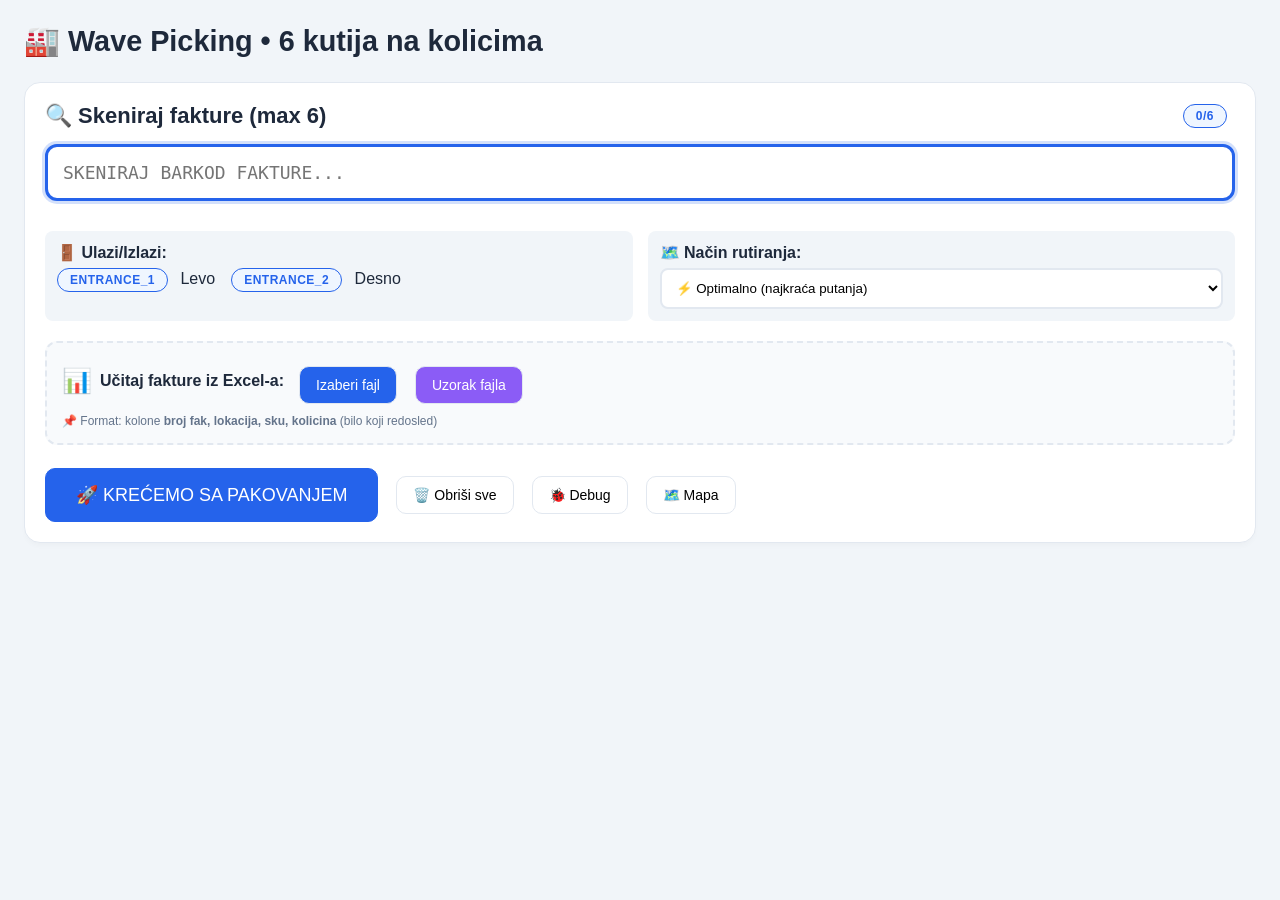
<file: wave_index okok - Copy.html>
<!DOCTYPE html>
<html lang="sr">
<head>
    <meta charset="UTF-8">
    <meta name="viewport" content="width=device-width, initial-scale=1.0">
    <title>Wave Picking &#8226; 6 kutija na kolicima</title>
    <!-- SheetJS za Excel import -->
    <script src="https://cdn.sheetjs.com/xlsx-0.20.2/package/dist/xlsx.full.min.js"></script>
    <style>
        :root {
            --primary: #2563eb;
            --success: #0a7;
            --warning: #f0ad4e;
            --danger: #d9534f;
            --dark: #1e293b;
            --light: #f8fafc;
            --border: #e2e8f0;
        }
        
        * { box-sizing: border-box; }
        
        body {
            font-family: 'Inter', -apple-system, BlinkMacSystemFont, 'Segoe UI', Arial, sans-serif;
            margin: 0;
            padding: 24px;
            max-width: 1800px;
            margin: 0 auto;
            background: #f1f5f9;
            color: var(--dark);
        }
        
        h2 { 
            margin-top: 0;
            font-weight: 600;
            font-size: 1.8rem;
            display: flex;
            align-items: center;
            gap: 12px;
        }
        
        .card {
            background: white;
            border: 1px solid var(--border);
            padding: 20px;
            border-radius: 16px;
            margin-top: 16px;
            box-shadow: 0 4px 6px -2px rgba(0,0,0,0.03);
        }
        
        .btn {
            padding: 10px 16px;
            border-radius: 10px;
            border: 1px solid var(--border);
            background: white;
            cursor: pointer;
            margin-right: 8px;
            margin-top: 8px;
            font-weight: 500;
            font-size: 14px;
            display: inline-flex;
            align-items: center;
            gap: 6px;
            transition: all 0.15s;
        }
        
        .btn:hover {
            transform: translateY(-1px);
            box-shadow: 0 4px 8px rgba(0,0,0,0.05);
        }
        
        .btn-primary { background: var(--primary); border-color: var(--primary); color: white; }
        .btn-success { background: var(--success); border-color: var(--success); color: white; }
        .btn-warning { background: var(--warning); border-color: var(--warning); color: #111; }
        .btn-danger { background: var(--danger); border-color: var(--danger); color: white; }
        .btn-purple { background: #8b5cf6; border-color: #8b5cf6; color: white; }
        
        .muted { color: #64748b; font-size: 0.9rem; }
        .big { font-size: 22px; font-weight: 700; display: flex; align-items: center; gap: 12px; }
        
        table {
            width: 100%;
            border-collapse: collapse;
            margin-top: 8px;
        }
        
        td, th {
            border-bottom: 1px solid var(--border);
            padding: 14px 8px;
            vertical-align: middle;
            text-align: left;
        }
        
        .doneRow {
            opacity: 0.65;
            text-decoration: line-through;
            background: #f1f5f9;
        }
        
        .pill {
            display: inline-block;
            padding: 6px 14px;
            border-radius: 999px;
            border: 1px solid var(--border);
            margin-left: 12px;
            background: white;
            font-size: 13px;
            font-weight: 500;
        }
        
        .badge {
            display: inline-block;
            padding: 4px 12px;
            border-radius: 999px;
            border: 1px solid var(--border);
            font-size: 12px;
            font-weight: 600;
            margin-right: 8px;
            text-transform: uppercase;
            letter-spacing: 0.5px;
        }
        
        .badge-red { border-color: var(--danger); color: var(--danger); background: #fee2e2; }
        .badge-orange { border-color: var(--warning); color: #b45309; background: #fffbeb; }
        .badge-green { border-color: var(--success); color: var(--success); background: #e6f7e6; }
        .badge-gray { border-color: #94a3b8; color: #475569; background: #f1f5f9; }
        .badge-blue { border-color: var(--primary); color: var(--primary); background: #eff6ff; }
        
        .mainGrid {
            display: grid;
            grid-template-columns: 1.5fr 1fr;
            gap: 20px;
            margin-top: 20px;
        }
        
        .boxes-grid {
            display: grid;
            grid-template-columns: repeat(3, 1fr);
            gap: 15px;
            margin-top: 15px;
        }
        
        .box-card {
            border: 2px solid var(--border);
            border-radius: 12px;
            padding: 15px;
            background: white;
            position: relative;
            transition: transform 0.1s ease;
            cursor: pointer;
        }
        
        .box-card:hover {
            transform: scale(1.02);
            box-shadow: 0 4px 12px rgba(0,0,0,0.1);
        }
        
        .box-card.active {
            border-color: var(--primary);
            background: #f0f9ff;
        }
        
        .box-card.completed {
            border-color: var(--success);
            background: #f0fdf4;
        }
        
        .box-number {
            font-size: 24px;
            font-weight: 700;
            margin-bottom: 5px;
        }
        
        .progress-bar {
            width: 100%;
            height: 8px;
            background: var(--border);
            border-radius: 999px;
            margin: 8px 0;
            overflow: hidden;
        }
        
        .progress-fill {
            height: 100%;
            background: var(--primary);
            border-radius: 999px;
            transition: width 0.3s ease;
        }
        
        .progress-fill.completed {
            background: var(--success);
        }
        
        .spinner {
            display: inline-block;
            width: 16px;
            height: 16px;
            border: 2px solid rgba(0,0,0,0.1);
            border-radius: 50%;
            border-top-color: var(--primary);
            animation: spin 0.6s linear infinite;
        }
        
        @keyframes spin {
            to { transform: rotate(360deg); }
        }
        
        .invoice-pill {
            background: #f1f5f9;
            padding: 4px 12px;
            border-radius: 20px;
            font-size: 12px;
            font-weight: 600;
            display: inline-flex;
            align-items: center;
            gap: 6px;
        }
        
        .scan-input {
            width: 100%;
            padding: 15px;
            font-size: 18px;
            border: 3px solid var(--primary);
            border-radius: 12px;
            margin-bottom: 15px;
            font-family: monospace;
            text-transform: uppercase;
        }
        
        .scan-input:focus {
            outline: none;
            box-shadow: 0 0 0 3px rgba(37, 99, 235, 0.2);
        }
        
        .box-tag {
            display: inline-block;
            background: var(--primary);
            color: white;
            padding: 6px 16px;
            border-radius: 25px;
            font-size: 16px;
            font-weight: 600;
            margin-right: 8px;
            cursor: help;
            box-shadow: 0 2px 4px rgba(0,0,0,0.1);
        }
    </style>
</head>
<body>
    <h2>&#x1F3ED; Wave Picking &#8226; 6 kutija na kolicima</h2>

    <!-- Sekcija za skeniranje i Excel upload -->
    <div class="card">
        <div style="display:flex; justify-content:space-between; align-items:center; margin-bottom:15px;">
            <div class="big">&#x1F50D; Skeniraj fakture (max 6)</div>
            <div class="badge badge-blue" id="scanCounter">0/6</div>
        </div>
        
        <input type="text" id="barcodeInput" class="scan-input" placeholder="Skeniraj barkod fakture..." autofocus>
        
        <div style="display:flex; gap:15px; flex-wrap:wrap; margin-bottom:15px;" id="scannedInvoices"></div>
        
        <!-- INFO O ULAZIMA/IZLAZIMA I NAsINU RUTIRANJA -->
        <div style="display:grid; grid-template-columns:1fr 1fr; gap:15px; margin-bottom:15px;">
            <div style="padding:12px; background:#f1f5f9; border-radius:8px;">
                <div style="display:flex; align-items:center; gap:8px; margin-bottom:6px">
                    <span style="font-weight:600">&#x1F6AA; Ulazi/Izlazi:</span>
                </div>
                <div style="display:flex; gap:16px; flex-wrap:wrap">
                    <div><span class="badge badge-blue">ENTRANCE_1</span> Levo</div>
                    <div><span class="badge badge-blue">ENTRANCE_2</span> Desno</div>
                </div>
            </div>
            
            <div style="padding:12px; background:#f1f5f9; border-radius:8px;">
                <div style="display:flex; align-items:center; gap:8px; margin-bottom:6px">
                    <span style="font-weight:600">&#x1F5FA;&#xFE0F; Na&#269;in rutiranja:</span>
                </div>
                <select id="routingMode" style="padding:10px; width:100%; border-radius:8px; border:2px solid var(--border); background:white; font-weight:500">
                    <option value="optimal" selected>&#x26A1; Optimalno (najkra&#263;a putanja)</option>
                    <option value="sector">&#x1F4CD; Po sektorima (A&rarr;B&rarr;C&rarr;D&rarr;E)</option>
                </select>
            </div>
        </div>
        
        <!-- EXCEL UPLOAD -->
        <div style="margin-top:20px; padding:15px; background:#f8fafc; border-radius:12px; border:2px dashed var(--border)">
            <div style="display:flex; align-items:center; gap:15px; flex-wrap:wrap">
                <div style="display:flex; align-items:center; gap:8px;">
                    <span style="font-size:24px;">&#x1F4CA;</span>
                    <span style="font-weight:600;">U&#269;itaj fakture iz Excel-a:</span>
                </div>
                
                <input type="file" id="excelUpload" accept=".xlsx,.xls,.csv" style="display:none" onchange="handleExcelUpload(this)">
                
                <div style="display:flex; gap:10px;">
                    <button class="btn" onclick="document.getElementById('excelUpload').click()" style="background:var(--primary); color:white;">
                        Izaberi fajl
                    </button>
                    <button class="btn" onclick="downloadSampleExcel()" style="background:#8b5cf6; color:white;">
                         Uzorak fajla
                    </button>
                </div>
                
                <span id="uploadStatus" class="muted" style="font-size:13px;"></span>
            </div>
            
            <div class="muted" style="margin-top:10px; font-size:12px;">
                &#x1F4CC; Format: kolone <b>broj fak, lokacija, sku, kolicina</b> (bilo koji redosled)
            </div>
        </div>
        
        <div style="display:flex; gap:10px; align-items:center; margin-top:15px;">
            <button class="btn btn-primary" id="startWaveBtn" onclick="startWave()" disabled style="font-size:18px; padding:15px 30px;">
                &#x1F680; KRE&#262;EMO SA PAKOVANJEM
            </button>
            <button class="btn" onclick="clearScanned()">&#x1F5D1;&#xFE0F; Obri&#353;i sve</button>
            <button class="btn" onclick="debugWave()">&#x1F41E; Debug</button>
			<button class="btn" onclick="showMap()">&#x1F5FA;&#xFE0F; Mapa</button>
        </div>
    </div>

    <div id="loadingIndicator" style="display:none; text-align:center; padding:20px">
        <div class="spinner" style="width:32px; height:32px;"></div>
        <div style="margin-top:8px">U&#269;itavanje...</div>
    </div>

    <!-- Glavni grid - pojavljuje se nakon starta -->
    <div class="mainGrid" id="mainGrid" style="display:none;">
        <!-- Leva strana - Pickovanje -->
        <div class="card">
            <div style="display:flex; justify-content:space-between; align-items:center; margin-bottom:15px;">
                <div style="display:flex; align-items:center; flex-wrap:wrap; gap:15px;">
                    <div class="big">&#x1F4CD; Trenutna lokacija: <span id="curLoc" style="color:var(--primary);">-</span></div>
                    <div id="currentBoxInfo" style="display:flex; align-items:center; gap:8px; flex-wrap:wrap;">
                        <!-- OVDE E SE PRIKAZATI KUTIJE U ISTOM REDU -->
                    </div>
                </div>
                <div class="pill" id="progressPill">0/0</div>
            </div>
            
            <div style="margin-top:4px; display:flex; justify-content:space-between;">
                <span class="muted" id="routeInfo"></span>
                <span id="progressPercent" style="font-weight:600; color:var(--success)">0%</span>
            </div>

            <div style="margin-top:16px; max-height:500px; overflow-y:auto; border-radius:12px; border:1px solid var(--border)">
                <table id="itemsTable">
                    <thead style="background:#f8fafc; position:sticky; top:0">
                        <tr>
                            <th>&#x1F4E6; SKU</th>
                            <th>&#x1F4CA; Kol</th>
                            <th>&#x1F4CB; Faktura</th>
                            <th>&#x1F4E6; Kutija</th>
                            <th>&#x1F516; Status</th>
                            <th>&#x1F3AF; Akcija</th>
                        </tr>
                    </thead>
                    <tbody></tbody>
                </table>
            </div>
        </div>

        <!-- Desna strana - Status kutija i statistika -->
        <div class="card">
            <!-- STATISTIKA DEO -->
            <div style="margin-bottom:20px; padding:15px; background:#f8fafc; border-radius:12px; border:1px solid var(--border);">
                <div style="display:flex; justify-content:space-between; align-items:center; margin-bottom:10px;">
                    <div class="big" style="font-size:18px;">&#x1F4CA; Statistika</div>
                    <span class="badge badge-blue" id="timerDisplay">00:00</span>
                </div>
                
                <div style="display:grid; grid-template-columns:1fr 1fr; gap:10px;">
                    <div style="padding:8px; background:white; border-radius:8px;">
                        <div style="font-size:12px; color:var(--dark);">&#x1F4E6; Artikli/sat</div>
                        <div style="font-size:18px; font-weight:700;" id="itemsPerHour">0</div>
                    </div>
                    <div style="padding:8px; background:white; border-radius:8px;">
                        <div style="font-size:12px; color:var(--dark);">&#x23F1;&#xFE0F; Vreme po lok.</div>
                        <div style="font-size:18px; font-weight:700;" id="avgTimePerLoc">0s</div>
                    </div>
                </div>
                
                <div style="margin-top:8px; padding:8px; background:white; border-radius:8px;">
                    <div style="display:flex; justify-content:space-between;">
                        <span style="font-size:12px; color:var(--dark);">&#x1F4CF; Pre&#273;eno:</span>
                        <span style="font-weight:600;" id="totalDistanceStat">0 m</span>
                    </div>
                </div>
            </div>

            <div style="display:flex; justify-content:space-between; align-items:center; margin-bottom:15px;">
                <div class="big">&#x1F4E6; Kutije na kolicima</div>
                <div class="badge badge-blue" id="totalDistanceDisplay">- m</div>
            </div>
            <div id="boxesContainer" class="boxes-grid">
                <!-- OVDE IDE 6 KUTIJA -->
            </div>
            
            <div style="margin-top:20px;">
                <div class="big" style="font-size:18px;">&#x1F4CB; Izve&#353;taj</div>
                <div id="reportMini" style="margin-top:10px; max-height:200px; overflow-y:auto;"></div>
            </div>
        </div>
    </div>

    <script>
        // ==================== KONFIGURACIJA ====================
        const API = "http://127.0.0.1:8000";
        let SESSION_ID = null;
        let LOADING = false;
        let scannedInvoices = [];
        let uploadedItems = [];
        let waveData = null;  // Globalna promenljiva za podatke o wave-u
        let waveStartTime = null;
        let timerInterval = null;

        // ==================== UTILITY ====================
        function setLoading(isLoading) {
            LOADING = isLoading;
            document.getElementById("loadingIndicator").style.display = isLoading ? "block" : "none";
            document.querySelectorAll("button").forEach(b => b.disabled = isLoading);
        }

        function escapeHtml(s) {
            return String(s||'').replace(/[&<>"]/g, function(m) {
                return { '&':'&amp;', '<':'&lt;', '>':'&gt;', '"':'&quot;' }[m];
            });
        }

        function statusBadge(st) {
            const badges = {
                "pending": `<span class="badge badge-gray">&#x23F3; PENDING</span>`,
                "partial": `<span class="badge badge-orange">&#x26A0;&#xFE0F; PARTIAL</span>`,
                "taken": `<span class="badge badge-green">&#x2705; UZETO</span>`,
                "oos": `<span class="badge badge-orange">&#x274C; NEMA</span>`,
                "problem": `<span class="badge badge-red">&#x1F527; PROBLEM</span>`
            };
            return badges[st] || `<span class="badge badge-gray">${st}</span>`;
        }

        // ==================== FUNKCIJE ZA TAJMER I STATISTIKU ====================
        function startTimer() {
            waveStartTime = Date.now();
            if (timerInterval) clearInterval(timerInterval);
            
            timerInterval = setInterval(() => {
                if (!waveStartTime) return;
                
                const elapsed = Math.floor((Date.now() - waveStartTime) / 1000);
                const minutes = Math.floor(elapsed / 60);
                const seconds = elapsed % 60;
                document.getElementById("timerDisplay").innerText = 
                    `${minutes.toString().padStart(2, '0')}:${seconds.toString().padStart(2, '0')}`;
                
                updateStats();
            }, 1000);
        }

        function stopTimer() {
            if (timerInterval) {
                clearInterval(timerInterval);
                timerInterval = null;
            }
        }

        function updateStats() {
            if (!waveData || !waveStartTime) return;
            
            const elapsedHours = (Date.now() - waveStartTime) / 3600000;
            const elapsedMinutes = (Date.now() - waveStartTime) / 60000;
            
            const pickedQty = waveData.progress?.picked_qty || 0;
            const itemsPerHour = elapsedHours > 0 ? Math.round(pickedQty / elapsedHours) : pickedQty;
            document.getElementById("itemsPerHour").innerText = itemsPerHour;
            
            const doneLocs = waveData.progress?.done_locations || 0;
            const avgTimePerLoc = doneLocs > 0 && elapsedMinutes > 0 
                ? Math.round((elapsedMinutes / doneLocs) * 60) + 's' 
                : '0s';
            document.getElementById("avgTimePerLoc").innerText = avgTimePerLoc;
            
            document.getElementById("totalDistanceStat").innerText = (waveData.distance_m || 0) + ' m';
        }

        // ==================== SKENIRANJE FAKTURA ====================
        document.getElementById("barcodeInput").addEventListener("keypress", function(e) {
            if (e.key === "Enter") {
                const invoice = this.value.trim();
                if (invoice && scannedInvoices.length < 6) {
                    if (!scannedInvoices.includes(invoice)) {
                        scannedInvoices.push(invoice);
                        updateScannedList();
                        this.value = "";
                        document.getElementById("startWaveBtn").disabled = false;
                    } else {
                        alert("s Faktura ve skenirana!");
                        this.value = "";
                    }
                } else if (scannedInvoices.length >= 6) {
                    alert("s Maksimalno 6 faktura!");
                }
            }
        });

        function updateScannedList() {
            const container = document.getElementById("scannedInvoices");
            container.innerHTML = '';
            
            scannedInvoices.forEach((inv, index) => {
                const boxNum = index + 1;
                const div = document.createElement('div');
                div.className = 'invoice-pill';
                div.innerHTML = `
                     ${inv} 
                    <span style="background:var(--primary); color:white; padding:2px 10px; border-radius:20px;">Kutija ${boxNum}</span>
                    <span style="cursor:pointer; margin-left:5px;" onclick="removeInvoice('${inv}')">s</span>
                `;
                container.appendChild(div);
            });
            
            document.getElementById("scanCounter").innerText = `${scannedInvoices.length}/6`;
        }

        function removeInvoice(invoice) {
            scannedInvoices = scannedInvoices.filter(i => i !== invoice);
            updateScannedList();
            if (scannedInvoices.length === 0) {
                document.getElementById("startWaveBtn").disabled = true;
            }
        }

        function clearScanned() {
            scannedInvoices = [];
            updateScannedList();
            document.getElementById("startWaveBtn").disabled = true;
        }

        // ==================== EXCEL UPLOAD ====================
        async function handleExcelUpload(input) {
            const file = input.files[0];
            if (!file) return;
            
            setLoading(true);
            document.getElementById("uploadStatus").innerHTML = `&#x23F3; U&#269;itavam ${file.name}...`;
            
            try {
                let data = [];
                
                if (file.name.endsWith('.csv')) {
                    const text = await file.text();
                    data = parseCSV(text);
                } else {
                    const buffer = await file.arrayBuffer();
                    const workbook = XLSX.read(buffer, { type: 'array' });
                    const firstSheet = workbook.SheetNames[0];
                    const worksheet = workbook.Sheets[firstSheet];
                    const csv = XLSX.utils.sheet_to_csv(worksheet);
                    data = parseCSV(csv);
                }
                
                uploadedItems = data;
                const invoices = [...new Set(data.map(row => row.faktura))];
                
                if (invoices.length === 0) {
                    alert("Nema validnih podataka u fajlu!");
                    return;
                }
                
                if (invoices.length > 6) {
                    alert(`s Previe faktura! Maksimalno 6, a u fajlu ih ima ${invoices.length}`);
                    return;
                }
                
                scannedInvoices = invoices;
                updateScannedList();
                
                document.getElementById("uploadStatus").innerHTML = 
                    ` Ucitano ${data.length} stavki, ${invoices.length} faktura`;
                
                document.getElementById("startWaveBtn").disabled = false;
                
                console.log("Ucitane stavke:", data);
                console.log("Pronadjene fakture:", invoices);
                
            } catch (err) {
                document.getElementById("uploadStatus").innerHTML = `&#x274C; Gre&#353;ka: ${err.message}`;
                console.error(err);
            } finally {
                setLoading(false);
                input.value = '';
            }
        }

        function parseCSV(csvText) {
            const cleanText = csvText.replace(/"/g, '');
            const lines = cleanText.split(/\r?\n/).map(l => l.trim()).filter(l => l);
            
            if (lines.length === 0) return [];
            
            const headers = lines[0].split(/[,\t;]/).map(h => h.trim().toLowerCase());
            console.log("Zaglavlje:", headers);
            
            const fakturaIdx = headers.findIndex(h => 
                h.includes('broj fak') || h.includes('faktura') || h.includes('invoice') || h === 'broj');
            const lokacijaIdx = headers.findIndex(h => 
                h.includes('lokacija') || h.includes('location') || h === 'lok');
            const skuIdx = headers.findIndex(h => 
                h.includes('sku') || h.includes('sifra') || h.includes('artikal') || h === 'sku');
            const kolicinaIdx = headers.findIndex(h => 
                h.includes('kolicina') || h.includes('qty') || h.includes('quantity') || h === 'kol');
            
            if (fakturaIdx === -1 || lokacijaIdx === -1 || skuIdx === -1 || kolicinaIdx === -1) {
                console.error("Indeksi:", {fakturaIdx, lokacijaIdx, skuIdx, kolicinaIdx});
                throw new Error("Fajl mora sadrati kolone: broj fak, lokacija, sku, kolicina");
            }
            
            const result = [];
            
            for (let i = 1; i < lines.length; i++) {
                const line = lines[i].trim();
                if (!line) continue;
                
                const values = line.split(/[,\t;]/).map(v => v.trim());
                if (values.length < 4) continue;
                
                const faktura = values[fakturaIdx]?.trim();
                const lokacija = values[lokacijaIdx]?.trim().toUpperCase();
                let sku = values[skuIdx]?.trim();
                const kolicina = parseInt(values[kolicinaIdx]?.trim(), 10);
                
                if (sku) {
                    sku = String(sku).replace(/\D/g, '');
                    sku = sku.padStart(6, '0').slice(0,6);
                }
                
                if (!faktura || !lokacija || !sku || isNaN(kolicina) || kolicina < 1) continue;
                if (!/^\d{6}$/.test(sku)) continue;
                
                result.push({ 
                    faktura: faktura, 
                    lokacija: lokacija, 
                    sku: sku, 
                    kolicina: kolicina 
                });
            }
            
            console.log("Parsirani podaci:", result);
            return result;
        }

        function downloadSampleExcel() {
            const sampleData = [
                ['lokacija', 'sku', 'kolicina', 'broj fak'],
                ['A581', '123456', '2', 'FAKTURA-01'],
                ['A581', '654321', '10', 'FAKTURA-02'],
                ['A98', '111111', '1', 'FAKTURA-03'],
                ['A87', '222222', '1', 'FAKTURA-01'],
                ['C1', '444444', '1', 'FAKTURA-01'],
                ['D52', '888888', '1', 'FAKTURA-02'],
                ['B1987', '101010', '1', 'FAKTURA-02'],
            ];
            
            let csv = sampleData.map(row => row.join('\t')).join('\n');
            
            const blob = new Blob([csv], { type: 'text/csv' });
            const url = URL.createObjectURL(blob);
            const a = document.createElement('a');
            a.href = url;
            a.download = 'fakture_uzorak.csv';
            a.click();
            URL.revokeObjectURL(url);
            
            document.getElementById("uploadStatus").innerHTML = "&#x1F4E5; Uzorak fajla preuzet";
        }

        // ==================== BOJE ZA KUTIJE ====================
        function getBoxColor(box) {
            const colors = {
                1: '#3b82f6', // plava
                2: '#22c55e', // zelena
                3: '#eab308', // uta
                4: '#f97316', // narandasta
                5: '#ef4444', // crvena
                6: '#a855f7'  // ljubiasta
            };
            return colors[box] || '#64748b';
        }

        // ==================== FUNKCIJA ZA PRIKAZ KUTIJE ====================
        function updateCurrentBoxInfo(data) {
            const curLoc = data.current_location;
            const infoDiv = document.getElementById("currentBoxInfo");
            
            if (!curLoc) {
                infoDiv.innerHTML = '';
                return;
            }
            
            const items = data.items_by_loc[curLoc] || [];
            
            if (items.length === 0) {
                infoDiv.innerHTML = '';
                return;
            }
            
            // Grupii stavke po kutijama (samo one koje ekaju)
            const boxesMap = new Map();
            
            items.forEach(it => {
                if (it.status === "pending" || it.status === "partial") {
                    const boxNum = it.box;
                    if (!boxesMap.has(boxNum)) {
                        boxesMap.set(boxNum, []);
                    }
                    boxesMap.get(boxNum).push({sku: it.sku, qty: it.qty_required - (it.qty_picked || 0)});
                }
            });
            
            if (boxesMap.size === 0) {
                infoDiv.innerHTML = '<span style="color:#0a7; font-weight:500;">&#x2705; Sve obra&#273;eno</span>';
                return;
            }
            
            let html = '';
            const boxes = Array.from(boxesMap.entries());
            
            boxes.forEach(([box, items]) => {
                const itemList = items.map(it => `${it.sku} (${it.qty})`).join(', ');
                const bgColor = getBoxColor(box);
				const skuList = items.map(it => it.sku).join(', ');
				html += `<span style="display:inline-block; background:${bgColor}; color:white; padding:6px 16px; border-radius:25px; font-size:16px; font-weight:600; margin-right:8px; cursor:help; box-shadow:0 2px 4px rgba(0,0,0,0.1);" title="SKU: ${itemList}">&#x1F4E6; Kutija ${box} - ${skuList}</span>`;
                
            });
            
            infoDiv.innerHTML = html;
        }

        // ==================== FUNKCIJE ZA RENDEROVANJE ====================
        function renderBoxes(data) {
            const container = document.getElementById("boxesContainer");
            container.innerHTML = '';

            for (let i = 1; i <= 6; i++) {
                let invoice = null;
                let boxProgress = { total: 0, done: 0 };
                
                for (const [inv, boxNum] of Object.entries(data.box_assignment || {})) {
                    if (boxNum === i) {
                        invoice = inv;
                        break;
                    }
                }

                if (invoice && data.progress.boxes && data.progress.boxes[invoice]) {
                    boxProgress = data.progress.boxes[invoice];
                }

                const percent = boxProgress.total > 0 ? Math.round((boxProgress.done / boxProgress.total) * 100) : 0;
                const isCompleted = boxProgress.total > 0 && boxProgress.done === boxProgress.total;
                const boxColor = getBoxColor(i);

                let boxClass = 'box-card';
                if (isCompleted) boxClass += ' completed';

                const boxHtml = `
                    <div class="${boxClass}" style="border-color: ${boxColor}; cursor: pointer;" onclick="showBoxDetails(${i})">
                        <div class="box-number" style="color: ${boxColor};"> Kutija ${i}</div>
                        ${invoice ? `<div class="invoice-pill" style="margin-bottom:10px; background:${boxColor}; color:white;"> ${invoice}</div>` : 
                                    `<div class="muted" style="margin-bottom:10px;"> slobodna</div>`}
                        ${invoice ? `
                            <div style="display:flex; justify-content:space-between; margin-bottom:5px;">
                                <span>${boxProgress.done}/${boxProgress.total}</span>
                                <span>${percent}%</span>
                            </div>
                            <div class="progress-bar">
                                <div class="progress-fill ${isCompleted ? 'completed' : ''}" style="width:${percent}%; background-color: ${boxColor};"></div>
                            </div>
                        ` : ''}
                    </div>
                `;
                
                container.innerHTML += boxHtml;
            }
        }

        function renderItemsTable(data) {
            const tbody = document.querySelector("#itemsTable tbody");
            tbody.innerHTML = "";

            const curLoc = data.current_location;
            if (!curLoc) {
                tbody.innerHTML = `<tr><td colspan="6" style="text-align:center; padding:24px">&#x1F3C1; Task zavr&#353;en!</td></tr>`;
                return;
            }

            const items = data.items_by_loc[curLoc] || [];
            
            for (const it of items) {
                const tr = document.createElement("tr");
                if (it.status !== "pending" && it.status !== "partial") tr.classList.add("doneRow");

                let actionButtons = "";
                if (it.status === "pending" || it.status === "partial") {
                    actionButtons = `
                        <button class="btn btn-success" style="padding:4px 8px; font-size:11px" 
                                onclick="takeItem('${it.sku}', '${it.invoice}', ${it.qty_required})">&#x2705; Uzeto</button>
                        <button class="btn btn-warning" style="padding:4px 8px; font-size:11px" 
                                onclick="setOOS('${it.sku}', '${it.invoice}')">&#x274C; Nema</button>
                        <button class="btn btn-danger" style="padding:4px 8px; font-size:11px" 
                                onclick="setProblem('${it.sku}', '${it.invoice}', ${it.qty_required})">&#x1F527; Problem</button>
                    `;
                }

                tr.innerHTML = `
                    <td><span class="mono">${it.sku}</span></td>
                    <td>${it.qty_required} ${it.qty_picked ? `(uzeto ${it.qty_picked})` : ''}</td>
                    <td><span class="invoice-pill">&#x1F4CB; ${it.invoice}</span></td>
                    <td><span style="display:inline-block; background:${getBoxColor(it.box)}; color:white; padding:4px 10px; border-radius:20px; font-size:12px; font-weight:600;">Kutija ${it.box}</span></td>
                    <td>${statusBadge(it.status)}</td>
                    <td>${actionButtons || '<span class="badge badge-gray">&#x2714;&#xFE0F; Zavr&#353;eno</span>'}</td>
                `;
                tbody.appendChild(tr);
            }
        }

        function renderMiniReport(data) {
            const container = document.getElementById("reportMini");
            container.innerHTML = '';

            const problems = [];
            const taken = [];

            for (const loc of data.ordered_locations || []) {
                const items = data.items_by_loc[loc] || [];
                for (const it of items) {
                    if (it.status === "problem" || it.status === "oos") {
                        problems.push(it);
                    } else if (it.status === "taken") {
                        taken.push(it);
                    }
                }
            }

            if (problems.length > 0) {
                container.innerHTML += '<div style="margin-bottom:10px;"><span class="badge badge-red">&#x1F527; PROBLEM</span></div>';
                problems.forEach(it => {
                    container.innerHTML += `
                        <div style="padding:8px; background:#fff5f5; border-radius:8px; margin-bottom:5px;">
                            <div><strong>${it.sku}</strong> (Kutija ${it.box})</div>
                            <div>&#x1F4CB; ${it.invoice}</div>
                            <div class="muted">${it.note || ''}</div>
                            <div style="display:flex; gap:5px; margin-top:5px;">
                                <button class="btn btn-purple" style="padding:4px 8px; font-size:11px" 
                                        onclick="dopuni('${it.sku}', '${it.invoice}', ${it.qty_required}, ${it.qty_picked || 0})">
                                     DOPUNI
                                </button>
                            </div>
                        </div>
                    `;
                });
            }

            if (taken.length > 0) {
                container.innerHTML += '<div style="margin:10px 0;"><span class="badge badge-green">&#x2705; UZETO</span></div>';
                taken.slice(0, 5).forEach(it => {
                    container.innerHTML += `<div>${it.sku} (Kutija ${it.box}) - &#x1F4CB; ${it.invoice}</div>`;
                });
                if (taken.length > 5) {
                    container.innerHTML += `<div class="muted">+ jo&#353; ${taken.length - 5}</div>`;
                }
            }
        }

        // ==================== FUNKCIJA ZA PRIKAZ DETALJA KUTIJE ====================
        function showBoxDetails(boxNum) {
            if (!SESSION_ID || !waveData) {
                alert("Nema aktivne sesije!");
                return;
            }
            
            // Pronadji fakturu za ovu kutiju
            let invoice = null;
            for (const [inv, box] of Object.entries(waveData.box_assignment || {})) {
                if (box === boxNum) {
                    invoice = inv;
                    break;
                }
            }
            
            if (!invoice) {
                alert(`Kutija ${boxNum} je prazna (nema dodeljenu fakturu).`);
                return;
            }
            
            // Prikupi sve stavke iz ove kutije
            const boxItems = [];
            
            for (const location in waveData.items_by_loc) {
                const items = waveData.items_by_loc[location];
                for (const it of items) {
                    if (it.box === boxNum) {
                        // Dodaj lokaciju u stavku
                        it.locationName = location;
                        boxItems.push(it);
                    }
                }
            }
            
            if (boxItems.length === 0) {
                alert(`Nema stavki u kutiji ${boxNum}`);
                return;
            }
            
            // Napravi poruku za prikaz
            let message = ` KUTIJA ${boxNum} - ${invoice}\n`;
            message += `\n\n`;
            
            let ukupno = 0;
            let uzeto = 0;
            
            boxItems.forEach((it, index) => {
                const statusIcon = it.status === "taken" ? "" : 
                                  (it.status === "problem" ? "" : 
                                  (it.status === "oos" ? "s" : ""));
                message += `${index+1}. ${statusIcon} ${it.sku}\n`;
                message += `    ${it.location || it.locationName}\n`;
                message += `    ${it.qty_picked || 0}/${it.qty_required}`;
                if (it.status !== "taken" && it.qty_missing > 0) {
                    message += ` (fali ${it.qty_missing})`;
                }
                message += `\n`;
                if (it.note) message += `    ${it.note}\n`;
                message += `\n`;
                
                ukupno += it.qty_required;
                uzeto += it.qty_picked || 0;
            });
            
            message += `\n`;
            message += `UKUPNO: ${uzeto}/${ukupno} (${Math.round(uzeto/ukupno*100)}%)`;
            
            alert(message);
        }

        // ==================== RENDER WAVE ====================
        async function renderWave(data) {
            waveData = data;  // Sauvaj podatke globalno za prikaz detalja kutije
            
            document.getElementById("curLoc").innerText = data.current_location || "ZAVRSENO";
            document.getElementById("routeInfo").innerHTML = 
                `${data.mode} | &#x1F6AA; ${data.start} &rarr; ${data.end} | &#x1F4CF; ${data.distance_m}m`;

            document.getElementById("totalDistanceDisplay").innerText = `${data.distance_m} m`;

            const p = data.progress || {};
            document.getElementById("progressPill").innerHTML = 
                `&#x1F4E6; ${p.done_items || 0}/${p.total_items || 0} stavki`;
            document.getElementById("progressPercent").innerHTML = `&#x1F4CA; ${p.progress_percent || 0}%`;

            renderBoxes(data);
            renderItemsTable(data);
            renderMiniReport(data);
            
            // Prikaz kutije za trenutnu lokaciju
            updateCurrentBoxInfo(data);
            
            // Auriraj statistiku
            updateStats();
            
            // Zaustavi tajmer ako je wave zavren
            if (!data.current_location) {
                stopTimer();
            }
        }
		// ==================== FUNKCIJA ZA PRIKAZ MAPE SA RUTOM ====================
async function showMap() {
    if (uploadedItems.length === 0) {
        alert("Prvo ucitaj Excel fajl sa lokacijama!");
        return;
    }

    setLoading(true);
    
    try {
        // Dohvati koordinate svih lokacija iz backend-a
        const res = await fetch(`${API}/warehouse/coordinates`);
        const sveLokacije = await res.json();
        
        // Filtriraj samo one koje su u uploadedItems
        const lokacijeZaPosetu = uploadedItems.map(item => item.lokacija);
        const filterLokacije = sveLokacije.filter(lok => 
            lokacijeZaPosetu.includes(lok.location)
        );

        // Pronadji trenutnu lokaciju (ako je wave pokrenut)
        let trenutnaLokacija = null;
        if (waveData && waveData.current_location) {
            trenutnaLokacija = waveData.current_location;
        }

        // Izraunaj granice mape
        const minX = Math.min(...sveLokacije.map(l => l.x)) - 1;
        const maxX = Math.max(...sveLokacije.map(l => l.x)) + 1;
        const minY = Math.min(...sveLokacije.map(l => l.y)) - 1;
        const maxY = Math.max(...sveLokacije.map(l => l.y)) + 1;
        
        //&#x1F5FA;&#xFE0F; Mapa faktura za boje
        const fakture = [...new Set(uploadedItems.map(i => i.faktura))];

        // Otvori prozor
        const mapWindow = window.open("", "Mapa magacina", "width=900,height=700");
        
        mapWindow.document.write(`
            <html>
            <head>
                <title>Mapa magacina - ruta</title>
                <style>
                    body { margin: 0; padding: 20px; background: #1e293b; font-family: Arial; }
                    .canvas-container { 
                        background: white; 
                        border-radius: 16px; 
                        padding: 20px; 
                        box-shadow: 0 10px 25px rgba(0,0,0,0.3);
                    }
                    canvas { 
                        width: 100%; 
                        height: auto; 
                        background: #f8fafc;
                        border-radius: 8px;
                    }
                    .info {
                        margin-top: 15px;
                        color: white;
                        display: flex;
                        gap: 20px;
                        flex-wrap: wrap;
                    }
                    .stats {
                        background: #334155;
                        padding: 10px 15px;
                        border-radius: 8px;
                    }
                    .legend {
                        display: flex;
                        gap: 20px;
                        flex-wrap: wrap;
                        background: #334155;
                        padding: 10px 15px;
                        border-radius: 8px;
                    }
                    .legend-item {
                        display: flex;
                        align-items: center;
                        gap: 5px;
                    }
                    .dot {
                        width: 16px;
                        height: 16px;
                        border-radius: 50%;
                    }
                    .blink {
                        animation: blink 1s infinite;
                    }
                    @keyframes blink {
                        0% { opacity: 1; transform: scale(1); }
                        50% { opacity: 0.6; transform: scale(1.2); }
                        100% { opacity: 1; transform: scale(1); }
                    }
                </style>
            </head>
            <body>
                <div class="canvas-container">
                    <canvas id="mapCanvas" width="800" height="600"></canvas>
                </div>
                <div class="info">
                    <div class="stats">
                        <strong> Lokacije za posetu:</strong> ${filterLokacije.length}
                    </div>
                    <div class="legend" id="legend"></div>
                </div>
                <script>
                    const canvas = document.getElementById('mapCanvas');
                    const ctx = canvas.getContext('2d');
                    
                    // Podaci iz backend-a
                    const sveLokacije = ${JSON.stringify(sveLokacije)};
                    const lokacijeZaPosetu = ${JSON.stringify(filterLokacije)};
                    const trenutnaLokacija = ${JSON.stringify(trenutnaLokacija)};
                    const fakture = ${JSON.stringify(fakture)};
                    
                    // Pomona funkcija za boju fakture
                    function getFakturaColor(lokacija) {
                        const item = uploadedItems.find(i => i.lokacija === lokacija);
                        if (!item) return '#94a3b8';
                        const index = fakture.indexOf(item.faktura);
                        const colors = ['#3b82f6', '#22c55e', '#eab308', '#f97316', '#ef4444', '#a855f7'];
                        return index >= 0 ? colors[index % 6] : '#94a3b8';
                    }
                    
                    // Transformacija koordinata u canvas
                    const minX = ${minX};
                    const maxX = ${maxX};
                    const minY = ${minY};
                    const maxY = ${maxY};
                    
                    function toCanvasX(x) {
                        return ((x - minX) / (maxX - minX)) * 750 + 25;
                    }
                    
                    function toCanvasY(y) {
                        return ((maxY - y) / (maxY - minY)) * 550 + 25;
                    }
                    
                    // Crtanje
                    function drawMap() {
                        ctx.clearRect(0, 0, 800, 600);
                        
                        // Nacrtaj grid (prolaze)
                        ctx.strokeStyle = '#cbd5e1';
                        ctx.lineWidth = 0.5;
                        for (let i = 0; i <= 10; i++) {
                            const x = toCanvasX(minX + (i/10) * (maxX - minX));
                            ctx.beginPath();
                            ctx.moveTo(x, 25);
                            ctx.lineTo(x, 575);
                            ctx.strokeStyle = '#e2e8f0';
                            ctx.stroke();
                            
                            const y = toCanvasY(minY + (i/10) * (maxY - minY));
                            ctx.beginPath();
                            ctx.moveTo(25, y);
                            ctx.lineTo(775, y);
                            ctx.stroke();
                        }
                        
                        // Nacrtaj sve lokacije (sive)
                        ctx.fillStyle = '#94a3b8';
                        sveLokacije.forEach(lok => {
                            const x = toCanvasX(lok.x);
                            const y = toCanvasY(lok.y);
                            
                            ctx.beginPath();
                            ctx.arc(x, y, 4, 0, 2 * Math.PI);
                            ctx.fillStyle = '#94a3b8';
                            ctx.fill();
                            
                            // Oznaka lokacije (sitan tekst)
                            ctx.font = '8px Arial';
                            ctx.fillStyle = '#475569';
                            ctx.fillText(lok.location, x + 8, y - 5);
                        });
                        
                        // Nacrtaj liniju rute (ako ima vie od 1 lokacije)
                        if (waveData && waveData.ordered_locations && waveData.ordered_locations.length > 1) {
                            const ruta = waveData.ordered_locations;
                            ctx.beginPath();
                            ctx.strokeStyle = '#2563eb';
                            ctx.lineWidth = 3;
                            ctx.setLineDash([5, 3]);
                            
                            for (let i = 0; i < ruta.length; i++) {
                                const lok = sveLokacije.find(l => l.location === ruta[i]);
                                if (!lok) continue;
                                const x = toCanvasX(lok.x);
                                const y = toCanvasY(lok.y);
                                
                                if (i === 0) {
                                    ctx.moveTo(x, y);
                                } else {
                                    ctx.lineTo(x, y);
                                }
                            }
                            ctx.stroke();
                            ctx.setLineDash([]); // Vrati na punu liniju
                        }
                        
                        // Nacrtaj lokacije za posetu (obojene)
                        lokacijeZaPosetu.forEach(lok => {
                            const x = toCanvasX(lok.x);
                            const y = toCanvasY(lok.y);
                            const boja = getFakturaColor(lok.location);
                            
                            ctx.beginPath();
                            ctx.arc(x, y, 8, 0, 2 * Math.PI);
                            ctx.fillStyle = boja;
                            ctx.fill();
                            ctx.strokeStyle = 'white';
                            ctx.lineWidth = 2;
                            ctx.stroke();
                        });
                        
                        // Oznai trenutnu lokaciju (trepe)
                        if (trenutnaLokacija) {
                            const trenutna = sveLokacije.find(l => l.location === trenutnaLokacija);
                            if (trenutna) {
                                const x = toCanvasX(trenutna.x);
                                const y = toCanvasY(trenutna.y);
                                
                                ctx.beginPath();
                                ctx.arc(x, y, 14, 0, 2 * Math.PI);
                                ctx.strokeStyle = '#f97316';
                                ctx.lineWidth = 4;
                                ctx.stroke();
                                
                                ctx.beginPath();
                                ctx.arc(x, y, 18, 0, 2 * Math.PI);
                                ctx.strokeStyle = '#f97316';
                                ctx.lineWidth = 2;
                                ctx.setLineDash([5, 5]);
                                ctx.stroke();
                                ctx.setLineDash([]);
                            }
                        }
                    }
                    
                    drawMap();
                    
                    // Legenda
                    const legendDiv = document.getElementById('legend');
                    fakture.forEach((faktura, index) => {
                        const colors = ['#3b82f6', '#22c55e', '#eab308', '#f97316', '#ef4444', '#a855f7'];
                        const boja = colors[index % 6];
                        legendDiv.innerHTML += \`
                            <div class="legend-item">
                                <div class="dot" style="background: \${boja};"></div>
                                <span>\${faktura}</span>
                            </div>
                        \`;
                    });
                    
                    // Dodaj legendu za trenutnu lokaciju
                    legendDiv.innerHTML += \`
                        <div class="legend-item">
                            <div class="dot" style="background: #f97316; animation: blink 1s infinite;"></div>
                            <span>Trenutna lokacija</span>
                        </div>
                    \`;
                    
                <\/script>
            </body>
            </html>
        `);
        
    } catch (err) {
        alert("Greska pri ucitavanju mape: " + err.message);
        console.error(err);
    } finally {
        setLoading(false);
    }
}

        // ==================== START WAVE ====================
        async function startWave() {
            if (scannedInvoices.length === 0) {
                alert("Nema skeniranih faktura!");
                return;
            }

            if (uploadedItems.length === 0) {
                alert("Nema ucitanih stavki iz Excel fajla!");
                return;
            }

            setLoading(true);
            try {
                const mode = document.getElementById("routingMode").value;
                console.log("aljem stavke u backend:", uploadedItems);
                console.log("Broj stavki:", uploadedItems.length);
                console.log("Fakture:", [...new Set(uploadedItems.map(i => i.faktura))]);
                console.log("Nain rutiranja:", mode);
                
                const itemsForBackend = uploadedItems
                    .filter(item => scannedInvoices.includes(item.faktura))
                    .map(item => ({
                        sku: item.sku,
                        qty: item.kolicina,
                        location: item.lokacija,
                        invoice: item.faktura
                    }));
                
                const res = await fetch(`${API}/wave/start`, {
                    method: "POST",
                    headers: {"Content-Type": "application/json"},
                    body: JSON.stringify({
                        items: itemsForBackend,
                        mode: mode
                    })
                });

                const data = await res.json();
                
                if (!res.ok) {
                    alert("Greska: " + (data.detail || JSON.stringify(data)));
                    console.error("Detalji greke:", data);
                    return;
                }

                SESSION_ID = data.session_id;
                document.getElementById("mainGrid").style.display = "grid";
                
                // Pokreni tajmer
                startTimer();
                
                await renderWave(data);
                
            } catch (err) {
                alert("Mrezna greka: " + err.message);
                console.error(err);
            } finally {
                setLoading(false);
            }
        }

        // ==================== AKCIJE ====================
        async function takeItem(sku, invoice, required) {
            setLoading(true);
            try {
                await fetch(`${API}/wave/${SESSION_ID}/update`, {
                    method: "POST",
                    headers: {"Content-Type": "application/json"},
                    body: JSON.stringify({
                        sku, invoice, action: "take", qty_picked: required
                    })
                });
                await refreshWave();
            } catch (err) {
                alert("Greska: " + err.message);
            } finally {
                setLoading(false);
            }
        }

        async function setOOS(sku, invoice) {
            const note = prompt("Komentar za NEMA:");
            if (note === null) return;
            
            setLoading(true);
            try {
                await fetch(`${API}/wave/${SESSION_ID}/update`, {
                    method: "POST",
                    headers: {"Content-Type": "application/json"},
                    body: JSON.stringify({sku, invoice, action: "oos", note})
                });
                await refreshWave();
            } catch (err) {
                alert("Greska: " + err.message);
            } finally {
                setLoading(false);
            }
        }

        async function setProblem(sku, invoice, required) {
            const picked = parseInt(prompt(`Koliko si uzeo? (0-${required})`, "0"));
            if (isNaN(picked)) return;
            
            const note = prompt("Komentar:");
            
            setLoading(true);
            try {
                await fetch(`${API}/wave/${SESSION_ID}/update`, {
                    method: "POST",
                    headers: {"Content-Type": "application/json"},
                    body: JSON.stringify({sku, invoice, action: "problem", qty_picked: picked, note})
                });
                await refreshWave();
            } catch (err) {
                alert("Greska: " + err.message);
            } finally {
                setLoading(false);
            }
        }

        async function dopuni(sku, invoice, required, picked) {
            const fali = required - (picked || 0);
            
            // Ako nema ta da se dopuni
            if (fali <= 0) {
                alert(" Ova stavka je ve kompletna!");
                return;
            }
            
            // Pitanje za dopunu - pokazuje koliko fali
            if (!confirm(`Da li si dopunio SKU ${sku} sa preostalih ${fali} komada?`)) {
                return;
            }
            
            setLoading(true);
            try {
                const res = await fetch(`${API}/wave/${SESSION_ID}/update`, {
                    method: "POST",
                    headers: {"Content-Type": "application/json"},
                    body: JSON.stringify({
                        sku: sku,
                        invoice: invoice,
                        action: "dopuna",
                        qty_picked: required,  // aljemo punu koliinu
                        note: `Dopunjeno do pune koliine (dodato ${fali})`
                    })
                });
                
                if (!res.ok) {
                    const err = await res.json();
                    throw new Error(err.detail || "Greska pri dopuni");
                }
                
                await refreshWave();
                alert(` Stavka ${sku} je kompletirana!`);
                
            } catch (err) {
                alert("Greska: " + err.message);
            } finally {
                setLoading(false);
            }
        }

        async function kompletiraj(sku, invoice, required) {
            if (!confirm(`Kompletiraj SKU ${sku}?`)) return;
            
            setLoading(true);
            try {
                await fetch(`${API}/wave/${SESSION_ID}/update`, {
                    method: "POST",
                    headers: {"Content-Type": "application/json"},
                    body: JSON.stringify({sku, invoice, action: "dopuna", qty_picked: required})
                });
                await refreshWave();
            } catch (err) {
                alert("Greska: " + err.message);
            } finally {
                setLoading(false);
            }
        }

        async function refreshWave() {
            if (!SESSION_ID) return;
            
            const res = await fetch(`${API}/wave/${SESSION_ID}`);
            const data = await res.json();
            await renderWave(data);
        }

        async function debugWave() {
            if (!SESSION_ID) {
                const res = await fetch(`${API}/wave/__debug`);
                const data = await res.json();
                console.log("DEBUG:", data);
                alert("Proveri konzolu (F12)");
                return;
            }
            
            const res = await fetch(`${API}/wave/${SESSION_ID}`);
            const data = await res.json();
            console.log("WAVE DATA:", data);
            alert("Proveri konzolu (F12)");
        }

        // ==================== EKSPORT FUNKCIJA ====================
        window.removeInvoice = removeInvoice;
        window.clearScanned = clearScanned;
        window.startWave = startWave;
        window.debugWave = debugWave;
        window.takeItem = takeItem;
        window.setOOS = setOOS;
        window.setProblem = setProblem;
        window.dopuni = dopuni;
        window.kompletiraj = kompletiraj;
        window.handleExcelUpload = handleExcelUpload;
        window.downloadSampleExcel = downloadSampleExcel;
        window.showBoxDetails = showBoxDetails;
		window.showMap = showMap;
		window.takeCurrentItem = takeCurrentItem;
		window.oosCurrentItem = oosCurrentItem;
		window.problemCurrentItem = problemCurrentItem;
    </script>
</body>
</html>
</file>
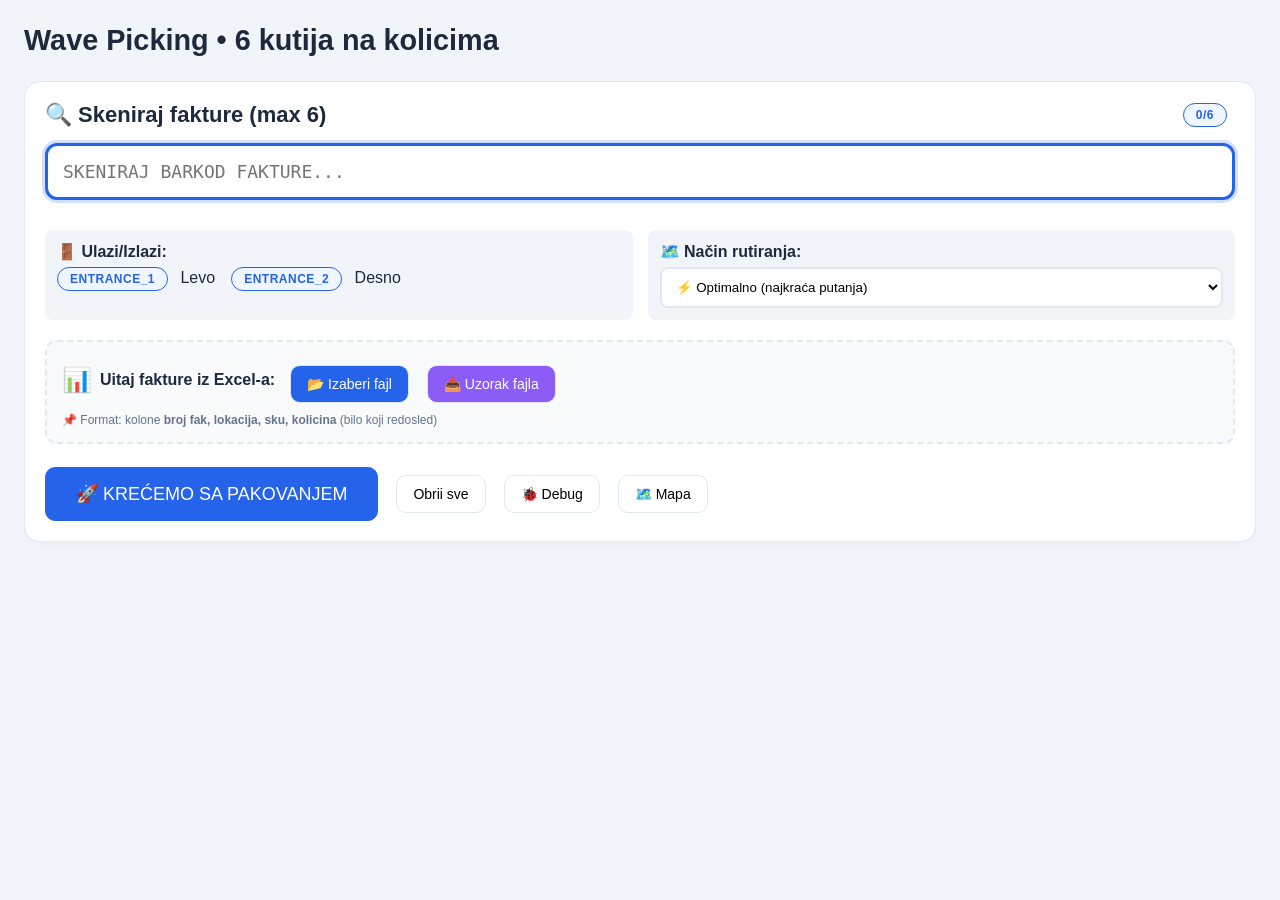
<file: wave_index okok.html>
<!DOCTYPE html>
<html lang="sr">
<head>
    <meta charset="UTF-8">
    <meta name="viewport" content="width=device-width, initial-scale=1.0">
    <title>Wave Picking &#8226; 6 kutija na kolicima</title>
    <!-- SheetJS za Excel import -->
    <script src="https://cdn.sheetjs.com/xlsx-0.20.2/package/dist/xlsx.full.min.js"></script>
    <style>
        :root {
            --primary: #2563eb;
            --success: #0a7;
            --warning: #f0ad4e;
            --danger: #d9534f;
            --dark: #1e293b;
            --light: #f8fafc;
            --border: #e2e8f0;
        }
        
        * { box-sizing: border-box; }
        
        body {
            font-family: 'Inter', -apple-system, BlinkMacSystemFont, 'Segoe UI', Arial, sans-serif;
            margin: 0;
            padding: 24px;
            max-width: 1800px;
            margin: 0 auto;
            background: #f1f5f9;
            color: var(--dark);
        }
        
        h2 { 
            margin-top: 0;
            font-weight: 600;
            font-size: 1.8rem;
            display: flex;
            align-items: center;
            gap: 12px;
        }
        
        .card {
            background: white;
            border: 1px solid var(--border);
            padding: 20px;
            border-radius: 16px;
            margin-top: 16px;
            box-shadow: 0 4px 6px -2px rgba(0,0,0,0.03);
        }
        
        .btn {
            padding: 10px 16px;
            border-radius: 10px;
            border: 1px solid var(--border);
            background: white;
            cursor: pointer;
            margin-right: 8px;
            margin-top: 8px;
            font-weight: 500;
            font-size: 14px;
            display: inline-flex;
            align-items: center;
            gap: 6px;
            transition: all 0.15s;
        }
        
        .btn:hover {
            transform: translateY(-1px);
            box-shadow: 0 4px 8px rgba(0,0,0,0.05);
        }
        
        .btn-primary { background: var(--primary); border-color: var(--primary); color: white; }
        .btn-success { background: var(--success); border-color: var(--success); color: white; }
        .btn-warning { background: var(--warning); border-color: var(--warning); color: #111; }
        .btn-danger { background: var(--danger); border-color: var(--danger); color: white; }
        .btn-purple { background: #8b5cf6; border-color: #8b5cf6; color: white; }
        
        .muted { color: #64748b; font-size: 0.9rem; }
        .big { font-size: 22px; font-weight: 700; display: flex; align-items: center; gap: 12px; }
        
        table {
            width: 100%;
            border-collapse: collapse;
            margin-top: 8px;
        }
        
        td, th {
            border-bottom: 1px solid var(--border);
            padding: 14px 8px;
            vertical-align: middle;
            text-align: left;
        }
        
        .doneRow {
            opacity: 0.65;
            text-decoration: line-through;
            background: #f1f5f9;
        }
        
        .pill {
            display: inline-block;
            padding: 6px 14px;
            border-radius: 999px;
            border: 1px solid var(--border);
            margin-left: 12px;
            background: white;
            font-size: 13px;
            font-weight: 500;
        }
        
        .badge {
            display: inline-block;
            padding: 4px 12px;
            border-radius: 999px;
            border: 1px solid var(--border);
            font-size: 12px;
            font-weight: 600;
            margin-right: 8px;
            text-transform: uppercase;
            letter-spacing: 0.5px;
        }
        
        .badge-red { border-color: var(--danger); color: var(--danger); background: #fee2e2; }
        .badge-orange { border-color: var(--warning); color: #b45309; background: #fffbeb; }
        .badge-green { border-color: var(--success); color: var(--success); background: #e6f7e6; }
        .badge-gray { border-color: #94a3b8; color: #475569; background: #f1f5f9; }
        .badge-blue { border-color: var(--primary); color: var(--primary); background: #eff6ff; }
        
        .mainGrid {
            display: grid;
            grid-template-columns: 1.5fr 1fr;
            gap: 20px;
            margin-top: 20px;
        }
        
        .boxes-grid {
            display: grid;
            grid-template-columns: repeat(3, 1fr);
            gap: 15px;
            margin-top: 15px;
        }
        
        .box-card {
            border: 2px solid var(--border);
            border-radius: 12px;
            padding: 15px;
            background: white;
            position: relative;
            transition: transform 0.1s ease;
            cursor: pointer;
        }
        
        .box-card:hover {
            transform: scale(1.02);
            box-shadow: 0 4px 12px rgba(0,0,0,0.1);
        }
        
        .box-card.active {
            border-color: var(--primary);
            background: #f0f9ff;
        }
        
        .box-card.completed {
            border-color: var(--success);
            background: #f0fdf4;
        }
        
        .box-number {
            font-size: 24px;
            font-weight: 700;
            margin-bottom: 5px;
        }
        
        .progress-bar {
            width: 100%;
            height: 8px;
            background: var(--border);
            border-radius: 999px;
            margin: 8px 0;
            overflow: hidden;
        }
        
        .progress-fill {
            height: 100%;
            background: var(--primary);
            border-radius: 999px;
            transition: width 0.3s ease;
        }
        
        .progress-fill.completed {
            background: var(--success);
        }
        
        .spinner {
            display: inline-block;
            width: 16px;
            height: 16px;
            border: 2px solid rgba(0,0,0,0.1);
            border-radius: 50%;
            border-top-color: var(--primary);
            animation: spin 0.6s linear infinite;
        }
        
        @keyframes spin {
            to { transform: rotate(360deg); }
        }
        
        .invoice-pill {
            background: #f1f5f9;
            padding: 4px 12px;
            border-radius: 20px;
            font-size: 12px;
            font-weight: 600;
            display: inline-flex;
            align-items: center;
            gap: 6px;
        }
        
        .scan-input {
            width: 100%;
            padding: 15px;
            font-size: 18px;
            border: 3px solid var(--primary);
            border-radius: 12px;
            margin-bottom: 15px;
            font-family: monospace;
            text-transform: uppercase;
        }
        
        .scan-input:focus {
            outline: none;
            box-shadow: 0 0 0 3px rgba(37, 99, 235, 0.2);
        }
        
        .box-tag {
            display: inline-block;
            background: var(--primary);
            color: white;
            padding: 6px 16px;
            border-radius: 25px;
            font-size: 16px;
            font-weight: 600;
            margin-right: 8px;
            cursor: help;
            box-shadow: 0 2px 4px rgba(0,0,0,0.1);
        }
    </style>
</head>
<body>
    <h2> Wave Picking &#8226; 6 kutija na kolicima</h2>

    <!-- Sekcija za skeniranje i Excel upload -->
    <div class="card">
        <div style="display:flex; justify-content:space-between; align-items:center; margin-bottom:15px;">
            <div class="big">&#x1F50D; Skeniraj fakture (max 6)</div>
            <div class="badge badge-blue" id="scanCounter">0/6</div>
        </div>
        
        <input type="text" id="barcodeInput" class="scan-input" placeholder="Skeniraj barkod fakture..." autofocus>
        
        <div style="display:flex; gap:15px; flex-wrap:wrap; margin-bottom:15px;" id="scannedInvoices"></div>
        
        <!-- INFO O ULAZIMA/IZLAZIMA I NAINU RUTIRANJA -->
        <div style="display:grid; grid-template-columns:1fr 1fr; gap:15px; margin-bottom:15px;">
            <div style="padding:12px; background:#f1f5f9; border-radius:8px;">
                <div style="display:flex; align-items:center; gap:8px; margin-bottom:6px">
                   <span style="font-weight:600">&#x1F6AA; Ulazi/Izlazi:</span>
                </div>
                <div style="display:flex; gap:16px; flex-wrap:wrap">
                    <div><span class="badge badge-blue">ENTRANCE_1</span> Levo</div>
                    <div><span class="badge badge-blue">ENTRANCE_2</span> Desno</div>
                </div>
            </div>
            
            <div style="padding:12px; background:#f1f5f9; border-radius:8px;">
                <div style="display:flex; align-items:center; gap:8px; margin-bottom:6px">
                    <span style="font-weight:600">&#x1F5FA;&#xFE0F; Na&#269;in rutiranja:</span>
                </div>
                <select id="routingMode" style="padding:10px; width:100%; border-radius:8px; border:2px solid var(--border); background:white; font-weight:500">
                    <option value="optimal" selected>&#x26A1; Optimalno (najkra&#263;a putanja)</option>
                    <option value="ortools">&#x1F9E0; Najkra&#263;a (OR-Tools, sporije)</option>
                    <option value="sector">&#x1F4CD; Po sektorima (A&rarr;B&rarr;C&rarr;D&rarr;E)</option>
                </select>
            </div>
        </div>
        
        <!-- EXCEL UPLOAD -->
        <div style="margin-top:20px; padding:15px; background:#f8fafc; border-radius:12px; border:2px dashed var(--border)">
            <div style="display:flex; align-items:center; gap:15px; flex-wrap:wrap">
                <div style="display:flex; align-items:center; gap:8px;">
                    <span style="font-size:24px;">&#x1F4CA;</span>
                    <span style="font-weight:600;">Uitaj fakture iz Excel-a:</span>
                </div>
                
                <input type="file" id="excelUpload" accept=".xlsx,.xls,.csv" style="display:none" onchange="handleExcelUpload(this)">
                
                <div style="display:flex; gap:10px;">
                    <button class="btn" onclick="document.getElementById('excelUpload').click()" style="background:var(--primary); color:white;">
                       &#x1F4C2; Izaberi fajl
                    </button>
                    <button class="btn" onclick="downloadSampleExcel()" style="background:#8b5cf6; color:white;">
                        &#x1F4E5; Uzorak fajla
                    </button>
                </div>
                
                <span id="uploadStatus" class="muted" style="font-size:13px;"></span>
            </div>
            
            <div class="muted" style="margin-top:10px; font-size:12px;">
                 &#x1F4CC; Format: kolone <b>broj fak, lokacija, sku, kolicina</b> (bilo koji redosled)
            </div>
        </div>
        
        <div style="display:flex; gap:10px; align-items:center; margin-top:15px;">
            <button class="btn btn-primary" id="startWaveBtn" onclick="startWave()" disabled style="font-size:18px; padding:15px 30px;">
                &#x1F680; KRE&#262;EMO SA PAKOVANJEM
            </button>
            <button class="btn" onclick="clearScanned()"> Obrii sve</button>
            <button class="btn" onclick="debugWave()">&#x1F41E; Debug</button>
			<button class="btn" onclick="showMap()">&#x1F5FA;&#xFE0F; Mapa</button>
        </div>
    </div>

    <div id="loadingIndicator" style="display:none; text-align:center; padding:20px">
        <div class="spinner" style="width:32px; height:32px;"></div>
        <div style="margin-top:8px">Uitavanje...</div>
    </div>

    <!-- Glavni grid - pojavljuje se nakon starta -->
    <div class="mainGrid" id="mainGrid" style="display:none;">
        <!-- Leva strana - Pickovanje -->
        <div class="card">
            <div style="display:flex; justify-content:space-between; align-items:center; margin-bottom:15px;">
                <div style="display:flex; align-items:center; flex-wrap:wrap; gap:15px;">
                    <div class="big">&#x1F4CD; Trenutna lokacija: <span id="curLoc" style="color:var(--primary);">-</span></div>
                    <div id="currentBoxInfo" style="display:flex; align-items:center; gap:8px; flex-wrap:wrap;"></div>
                </div>
                <div class="pill" id="progressPill">0/0</div>
            </div>

            <!--  NOVI PANEL ZA PRIKAZ LOKACIJE I ARTIKALA  -->
            <div style="background:#f8fafc; border-radius:12px; padding:20px; margin-bottom:20px; border:1px solid var(--border); box-shadow:0 2px 8px rgba(0,0,0,0.03);">
                <div style="display:grid; grid-template-columns:repeat(4, 1fr); gap:15px; text-align:center; font-size:16px;">
                    <div style="display:flex; flex-direction:column;">
                        <span style="color:#64748b; font-size:14px; margin-bottom:5px;">LOKACIJA</span>
                        <span style="font-weight:700; font-size:24px; color:var(--primary);" id="curLocBig">-</span>
                    </div>
                    <div style="display:flex; flex-direction:column;">
                        <span style="color:#64748b; font-size:14px; margin-bottom:5px;">SIFRA</span>
                        <span style="font-weight:700; font-size:24px; font-family:monospace;" id="curSku">-</span>
                    </div>
                    <div style="display:flex; flex-direction:column;">
                        <span style="color:#64748b; font-size:14px; margin-bottom:5px;">KOLIINA</span>
                        <span style="font-weight:700; font-size:24px; color:var(--success);" id="curQty">-</span>
                    </div>
                    <div style="display:flex; flex-direction:column;">
                        <span style="color:#64748b; font-size:14px; margin-bottom:5px;">FAKTURA</span>
                        <span style="font-weight:700; font-size:18px; background:#e2e8f0; padding:5px 10px; border-radius:20px;" id="curInvoice">-</span>
                    </div>
                </div>
                
                <!-- VELIKA DUGMAD ZA AKCIJU -->
                <div style="display:flex; justify-content:center; gap:15px; margin-top:20px;">
                    <button class="btn btn-success" style="flex:1; padding:15px; font-size:18px; font-weight:600;" onclick="takeCurrentItem()">
                         UZETO
                    </button>
                    <button class="btn btn-warning" style="flex:1; padding:15px; font-size:18px; font-weight:600;" onclick="oosCurrentItem()">
                         NEMA
                    </button>
                    <button class="btn btn-danger" style="flex:1; padding:15px; font-size:18px; font-weight:600;" onclick="problemCurrentItem()">
                         PROBLEM
                    </button>
                </div>
            </div>

            <div style="margin-top:4px; display:flex; justify-content:space-between;">
                <span class="muted" id="routeInfo"></span>
                <span id="progressPercent" style="font-weight:600; color:var(--success)">0%</span>
            </div>

            <div style="margin-top:16px; max-height:500px; overflow-y:auto; border-radius:12px; border:1px solid var(--border)">
                <table id="itemsTable">
                    <thead style="background:#f8fafc; position:sticky; top:0">
                        <tr>
                            <th>&#x1F4E6; SKU</th>
                            <th>&#x1F4CA; Kol</th>
                            <th>&#x1F4CB; Faktura</th>
                            <th>&#x1F4E6; Kutija</th>
                            <th>&#x1F516; Status</th>
                            <th>&#x1F3AF; Akcija</th>
                        </tr>
                    </thead>
                    <tbody></tbody>
                </table>
            </div>
        </div>

        <!-- Desna strana -&#x1F516; Status kutija i statistika -->
        <div class="card">
            <!-- STATISTIKA DEO -->
            <div style="margin-bottom:20px; padding:15px; background:#f8fafc; border-radius:12px; border:1px solid var(--border);">
                <div style="display:flex; justify-content:space-between; align-items:center; margin-bottom:10px;">
                    <div class="big" style="font-size:18px;">&#x1F4CA; Statistika</div>
                    <span class="badge badge-blue" id="timerDisplay">00:00</span>
                </div>
                
                <div style="display:grid; grid-template-columns:1fr 1fr; gap:10px;">
                    <div style="padding:8px; background:white; border-radius:8px;">
                        <div style="font-size:12px; color:var(--dark);">&#x1F4E6; Artikli/sat</div>
                        <div style="font-size:18px; font-weight:700;" id="itemsPerHour">0</div>
                    </div>
                    <div style="padding:8px; background:white; border-radius:8px;">
                        <div style="font-size:12px; color:var(--dark);">&#x23F1;&#xFE0F; Vreme po lok.</div>
                        <div style="font-size:18px; font-weight:700;" id="avgTimePerLoc">0s</div>
                    </div>
                </div>
                
                <div style="margin-top:8px; padding:8px; background:white; border-radius:8px;">
                    <div style="display:flex; justify-content:space-between;">
                        <span style="font-size:12px; color:var(--dark);"> Preeno:</span>
                        <span style="font-weight:600;" id="totalDistanceStat">0 m</span>
                    </div>
                </div>
            </div>

            <div style="display:flex; justify-content:space-between; align-items:center; margin-bottom:15px;">
                <div class="big">&#x1F4E6; Kutije na kolicima</div>
                <div class="badge badge-blue" id="totalDistanceDisplay">- m</div>
            </div>
            <div id="boxesContainer" class="boxes-grid">
                <!-- OVDE IDE 6 KUTIJA -->
            </div>
            
            <div style="margin-top:20px;">
                <div class="big" style="font-size:18px;">&#x1F4CB; Izve&#353;taj</div>
                <div id="reportMini" style="margin-top:10px; max-height:200px; overflow-y:auto;"></div>
            </div>
        </div>
    </div>

    <script>
        // ==================== KONFIGURACIJA ====================
        const API = "https://maga-codex.onrender.com";
        let SESSION_ID = null;
        let LOADING = false;
        let scannedInvoices = [];
        let uploadedItems = [];
        let waveData = null;  // Globalna promenljiva za podatke o wave-u
        let waveStartTime = null;
        let timerInterval = null;

        // ==================== UTILITY ====================
        function setLoading(isLoading) {
            LOADING = isLoading;
            document.getElementById("loadingIndicator").style.display = isLoading ? "block" : "none";
            document.querySelectorAll("button").forEach(b => b.disabled = isLoading);
        }

        function escapeHtml(s) {
            return String(s||'').replace(/[&<>"]/g, function(m) {
                return { '&':'&amp;', '<':'&lt;', '>':'&gt;', '"':'&quot;' }[m];
            });
        }

        function statusBadge(st) {
            const badges = {
                "pending": `<span class="badge badge-gray">&#x23F3; PENDING</span>`,
                "partial": `<span class="badge badge-orange">&#x26A0;&#xFE0F; PARTIAL</span>`,
                "taken": `<span class="badge badge-green">&#x2705; UZETO</span>`,
                "oos": `<span class="badge badge-orange">&#x274C; NEMA</span>`,
                "problem": `<span class="badge badge-red">&#x1F527; PROBLEM</span>`
            };
            return badges[st] || `<span class="badge badge-gray">${st}</span>`;
        }

        // ==================== FUNKCIJE ZA TAJMER I STATISTIKU ====================
        function startTimer() {
            waveStartTime = Date.now();
            if (timerInterval) clearInterval(timerInterval);
            
            timerInterval = setInterval(() => {
                if (!waveStartTime) return;
                
                const elapsed = Math.floor((Date.now() - waveStartTime) / 1000);
                const minutes = Math.floor(elapsed / 60);
                const seconds = elapsed % 60;
                document.getElementById("timerDisplay").innerText = 
                    `${minutes.toString().padStart(2, '0')}:${seconds.toString().padStart(2, '0')}`;
                
                updateStats();
            }, 1000);
        }

        function stopTimer() {
            if (timerInterval) {
                clearInterval(timerInterval);
                timerInterval = null;
            }
        }

        function updateStats() {
            if (!waveData || !waveStartTime) return;
            
            const elapsedHours = (Date.now() - waveStartTime) / 3600000;
            const elapsedMinutes = (Date.now() - waveStartTime) / 60000;
            
            const pickedQty = waveData.progress?.picked_qty || 0;
            const itemsPerHour = elapsedHours > 0 ? Math.round(pickedQty / elapsedHours) : pickedQty;
            document.getElementById("itemsPerHour").innerText = itemsPerHour;
            
            const doneLocs = waveData.progress?.done_locations || 0;
            const avgTimePerLoc = doneLocs > 0 && elapsedMinutes > 0 
                ? Math.round((elapsedMinutes / doneLocs) * 60) + 's' 
                : '0s';
            document.getElementById("avgTimePerLoc").innerText = avgTimePerLoc;
            
            document.getElementById("totalDistanceStat").innerText = (waveData.distance_m || 0) + ' m';
        }

        // ==================== SKENIRANJE FAKTURA ====================
        document.getElementById("barcodeInput").addEventListener("keypress", function(e) {
            if (e.key === "Enter") {
                const invoice = this.value.trim();
                if (invoice && scannedInvoices.length < 6) {
                    if (!scannedInvoices.includes(invoice)) {
                        scannedInvoices.push(invoice);
                        updateScannedList();
                        this.value = "";
                        document.getElementById("startWaveBtn").disabled = false;
                    } else {
                        alert("&#x1F4CB; Faktura ve skenirana!");
                        this.value = "";
                    }
                } else if (scannedInvoices.length >= 6) {
                    alert(" Maksimalno 6 faktura!");
                }
            }
        });

        function updateScannedList() {
            const container = document.getElementById("scannedInvoices");
            container.innerHTML = '';
            
            scannedInvoices.forEach((inv, index) => {
                const boxNum = index + 1;
                const div = document.createElement('div');
                div.className = 'invoice-pill';
                div.innerHTML = `
                     ${inv} 
                    <span style="background:var(--primary); color:white; padding:2px 10px; border-radius:20px;">Kutija ${boxNum}</span>
                    <span style="cursor:pointer; margin-left:5px;" onclick="removeInvoice('${inv}')"></span>
                `;
                container.appendChild(div);
            });
            
            document.getElementById("scanCounter").innerText = `${scannedInvoices.length}/6`;
        }

        function removeInvoice(invoice) {
            scannedInvoices = scannedInvoices.filter(i => i !== invoice);
            updateScannedList();
            if (scannedInvoices.length === 0) {
                document.getElementById("startWaveBtn").disabled = true;
            }
        }

        function clearScanned() {
            scannedInvoices = [];
            updateScannedList();
            document.getElementById("startWaveBtn").disabled = true;
        }

        // ==================== EXCEL UPLOAD ====================
        async function handleExcelUpload(input) {
            const file = input.files[0];
            if (!file) return;
            
            setLoading(true);
            document.getElementById("uploadStatus").innerHTML = ` Uitavam ${file.name}...`;
            
            try {
                let data = [];
                
                if (file.name.endsWith('.csv')) {
                    const text = await file.text();
                    data = parseCSV(text);
                } else {
                    const buffer = await file.arrayBuffer();
                    const workbook = XLSX.read(buffer, { type: 'array' });
                    const firstSheet = workbook.SheetNames[0];
                    const worksheet = workbook.Sheets[firstSheet];
                    const csv = XLSX.utils.sheet_to_csv(worksheet);
                    data = parseCSV(csv);
                }
                
                uploadedItems = data;
                const invoices = [...new Set(data.map(row => row.faktura))];
                
                if (invoices.length === 0) {
                    alert("Nema validnih podataka u fajlu!");
                    return;
                }
                
                if (invoices.length > 6) {
                    alert(` Previe faktura! Maksimalno 6, a u fajlu ih ima ${invoices.length}`);
                    return;
                }
                
                scannedInvoices = invoices;
                updateScannedList();
                
                document.getElementById("uploadStatus").innerHTML = 
                    ` U&#269;itano ${data.length} stavki, ${invoices.length} faktura`;
                
                document.getElementById("startWaveBtn").disabled = false;
                
                console.log("U&#269;itane stavke:", data);
                console.log("Pronadjene fakture:", invoices);
                
            } catch (err) {
                document.getElementById("uploadStatus").innerHTML = ` Greka: ${err.message}`;
                console.error(err);
            } finally {
                setLoading(false);
                input.value = '';
            }
        }

        function parseCSV(csvText) {
            const cleanText = csvText.replace(/"/g, '');
            const lines = cleanText.split(/\r?\n/).map(l => l.trim()).filter(l => l);
            
            if (lines.length === 0) return [];
            
            const headers = lines[0].split(/[,\t;]/).map(h => h.trim().toLowerCase());
            console.log("Zaglavlje:", headers);
            
            const fakturaIdx = headers.findIndex(h => 
                h.includes('broj fak') || h.includes('faktura') || h.includes('invoice') || h === 'broj');
            const lokacijaIdx = headers.findIndex(h => 
                h.includes('lokacija') || h.includes('location') || h === 'lok');
            const skuIdx = headers.findIndex(h => 
                h.includes('sku') || h.includes('sifra') || h.includes('artikal') || h === 'sku');
            const kolicinaIdx = headers.findIndex(h => 
                h.includes('kolicina') || h.includes('qty') || h.includes('quantity') || h === 'kol');
            
            if (fakturaIdx === -1 || lokacijaIdx === -1 || skuIdx === -1 || kolicinaIdx === -1) {
                console.error("Indeksi:", {fakturaIdx, lokacijaIdx, skuIdx, kolicinaIdx});
                throw new Error("Fajl mora sadrati kolone: broj fak, lokacija, sku, kolicina");
            }
            
            const result = [];
            
            for (let i = 1; i < lines.length; i++) {
                const line = lines[i].trim();
                if (!line) continue;
                
                const values = line.split(/[,\t;]/).map(v => v.trim());
                if (values.length < 4) continue;
                
                const faktura = values[fakturaIdx]?.trim();
                const lokacija = values[lokacijaIdx]?.trim().toUpperCase();
                let sku = values[skuIdx]?.trim();
                const kolicina = parseInt(values[kolicinaIdx]?.trim(), 10);
                
                if (sku) {
                    sku = String(sku).replace(/\D/g, '');
                    sku = sku.padStart(6, '0').slice(0,6);
                }
                
                if (!faktura || !lokacija || !sku || isNaN(kolicina) || kolicina < 1) continue;
                if (!/^\d{6}$/.test(sku)) continue;
                
                result.push({ 
                    faktura: faktura, 
                    lokacija: lokacija, 
                    sku: sku, 
                    kolicina: kolicina 
                });
            }
            
            console.log("Parsirani podaci:", result);
            return result;
        }

        function downloadSampleExcel() {
            const sampleData = [
                ['lokacija', 'sku', 'kolicina', 'broj fak'],
                ['A581', '123456', '2', 'FAKTURA-01'],
                ['A581', '654321', '10', 'FAKTURA-02'],
                ['A98', '111111', '1', 'FAKTURA-03'],
                ['A87', '222222', '1', 'FAKTURA-01'],
                ['C1', '444444', '1', 'FAKTURA-01'],
                ['D52', '888888', '1', 'FAKTURA-02'],
                ['B1987', '101010', '1', 'FAKTURA-02'],
            ];
            
            let csv = sampleData.map(row => row.join('\t')).join('\n');
            
            const blob = new Blob([csv], { type: 'text/csv' });
            const url = URL.createObjectURL(blob);
            const a = document.createElement('a');
            a.href = url;
            a.download = 'fakture_uzorak.csv';
            a.click();
            URL.revokeObjectURL(url);
            
            document.getElementById("uploadStatus").innerHTML = "&#x1F4E5; Uzorak fajla preuzet";
        }

        // ==================== BOJE ZA KUTIJE ====================
        function getBoxColor(box) {
            const colors = {
                1: '#3b82f6', // plava
                2: '#22c55e', // zelena
                3: '#eab308', // uta
                4: '#f97316', // narandasta
                5: '#ef4444', // crvena
                6: '#a855f7'  // ljubiasta
            };
            return colors[box] || '#64748b';
        }

        // ==================== FUNKCIJA ZA PRIKAZ KUTIJE ====================
        function updateCurrentBoxInfo(data) {
            const curLoc = data.current_location;
            const infoDiv = document.getElementById("currentBoxInfo");
            
            if (!curLoc) {
                infoDiv.innerHTML = '';
                return;
            }
            
            const items = data.items_by_loc[curLoc] || [];
            
            if (items.length === 0) {
                infoDiv.innerHTML = '';
                return;
            }
            
            // Grupii stavke po kutijama (samo one koje ekaju)
            const boxesMap = new Map();
            
            items.forEach(it => {
                if (it.status === "pending" || it.status === "partial") {
                    const boxNum = it.box;
                    if (!boxesMap.has(boxNum)) {
                        boxesMap.set(boxNum, []);
                    }
                    boxesMap.get(boxNum).push({sku: it.sku, qty: it.qty_required - (it.qty_picked || 0)});
                }
            });
            
            if (boxesMap.size === 0) {
                infoDiv.innerHTML = '<span style="color:#0a7; font-weight:500;"> Sve obraeno</span>';
                return;
            }
            
            let html = '';
            const boxes = Array.from(boxesMap.entries());
            
            boxes.forEach(([box, items]) => {
                const itemList = items.map(it => `${it.sku} (${it.qty})`).join(', ');
                const bgColor = getBoxColor(box);
				const skuList = items.map(it => it.sku).join(', ');
				html += `<span style="display:inline-block; background:${bgColor}; color:white; padding:6px 16px; border-radius:25px; font-size:16px; font-weight:600; margin-right:8px; cursor:help; box-shadow:0 2px 4px rgba(0,0,0,0.1);" title="SKU: ${itemList}">&#x1F4E6; Kutija ${box} - ${skuList}</span>`;
                
            });
            
            infoDiv.innerHTML = html;
        }

        // ==================== FUNKCIJE ZA NOVI PANEL ====================
        function updateCurrentItemPanel() {
            if (!waveData || !waveData.current_location) {
                document.getElementById('curLocBig').textContent = '-';
                document.getElementById('curSku').textContent = '-';
                document.getElementById('curQty').textContent = '-';
                document.getElementById('curInvoice').textContent = '-';
                return;
            }
            
            const curLoc = waveData.current_location;
            const items = waveData.items_by_loc[curLoc] || [];
            
            // Uzmi prvu stavku koja nije zavr&#353;ena (pending ili partial)
            const activeItem = items.find(it => it.status === 'pending' || it.status === 'partial');
            
            if (activeItem) {
                document.getElementById('curLocBig').textContent = curLoc;
                document.getElementById('curSku').textContent = activeItem.sku;
                document.getElementById('curQty').textContent = activeItem.qty_required - (activeItem.qty_picked || 0);
                document.getElementById('curInvoice').textContent = activeItem.invoice;
            } else {
                document.getElementById('curLocBig').textContent = curLoc;
                document.getElementById('curSku').textContent = '-';
                document.getElementById('curQty').textContent = '-';
                document.getElementById('curInvoice').textContent = '-';
            }
        }

        // Funkcije za velika dugmad
        function takeCurrentItem() {
            const curLoc = waveData?.current_location;
            if (!curLoc) return;
            
            const items = waveData.items_by_loc[curLoc] || [];
            const activeItem = items.find(it => it.status === 'pending' || it.status === 'partial');
            
            if (activeItem) {
                takeItem(activeItem.sku, activeItem.invoice, activeItem.qty_required);
            } else {
                alert('Nema aktivne stavke na ovoj lokaciji!');
            }
        }

        function oosCurrentItem() {
            const curLoc = waveData?.current_location;
            if (!curLoc) return;
            
            const items = waveData.items_by_loc[curLoc] || [];
            const activeItem = items.find(it => it.status === 'pending' || it.status === 'partial');
            
            if (activeItem) {
                setOOS(activeItem.sku, activeItem.invoice);
            } else {
                alert('Nema aktivne stavke na ovoj lokaciji!');
            }
        }

        function problemCurrentItem() {
            const curLoc = waveData?.current_location;
            if (!curLoc) return;
            
            const items = waveData.items_by_loc[curLoc] || [];
            const activeItem = items.find(it => it.status === 'pending' || it.status === 'partial');
            
            if (activeItem) {
                setProblem(activeItem.sku, activeItem.invoice, activeItem.qty_required);
            } else {
                alert('Nema aktivne stavke na ovoj lokaciji!');
            }
        }

        // ==================== FUNKCIJE ZA RENDEROVANJE ====================
        function renderBoxes(data) {
            const container = document.getElementById("boxesContainer");
            container.innerHTML = '';

            for (let i = 1; i <= 6; i++) {
                let invoice = null;
                let boxProgress = { total: 0, done: 0 };
                
                for (const [inv, boxNum] of Object.entries(data.box_assignment || {})) {
                    if (boxNum === i) {
                        invoice = inv;
                        break;
                    }
                }

                if (invoice && data.progress.boxes && data.progress.boxes[invoice]) {
                    boxProgress = data.progress.boxes[invoice];
                }

                const percent = boxProgress.total > 0 ? Math.round((boxProgress.done / boxProgress.total) * 100) : 0;
                const isCompleted = boxProgress.total > 0 && boxProgress.done === boxProgress.total;
                const boxColor = getBoxColor(i);

                let boxClass = 'box-card';
                if (isCompleted) boxClass += ' completed';

                const boxHtml = `
                    <div class="${boxClass}" style="border-color: ${boxColor}; cursor: pointer;" onclick="showBoxDetails(${i})">
                        <div class="box-number" style="color: ${boxColor};">&#x1F4E6; Kutija ${i}</div>
                        ${invoice ? `<div class="invoice-pill" style="margin-bottom:10px; background:${boxColor}; color:white;">  ${invoice}</div>` : 
                                    `<div class="muted" style="margin-bottom:10px;"> slobodna</div>`}
                        ${invoice ? `
                            <div style="display:flex; justify-content:space-between; margin-bottom:5px;">
                                <span>${boxProgress.done}/${boxProgress.total}</span>
                                <span>${percent}%</span>
                            </div>
                            <div class="progress-bar">
                                <div class="progress-fill ${isCompleted ? 'completed' : ''}" style="width:${percent}%; background-color: ${boxColor};"></div>
                            </div>
                        ` : ''}
                    </div>
                `;
                
                container.innerHTML += boxHtml;
            }
        }

        function renderItemsTable(data) {
            const tbody = document.querySelector("#itemsTable tbody");
            tbody.innerHTML = "";

            const curLoc = data.current_location;
            if (!curLoc) {
                tbody.innerHTML = `<tr><td colspan="6" style="text-align:center; padding:24px"> Task zavr&#353;en!</td></tr>`;
                return;
            }

            const items = data.items_by_loc[curLoc] || [];
            
            for (const it of items) {
                const tr = document.createElement("tr");
                if (it.status !== "pending" && it.status !== "partial") tr.classList.add("doneRow");

                let actionButtons = "";
                if (it.status === "pending" || it.status === "partial") {
                    actionButtons = `
                        <button class="btn btn-success" style="padding:4px 8px; font-size:11px" 
                                onclick="takeItem('${it.sku}', '${it.invoice}', ${it.qty_required})">&#x2705; Uzeto</button>
                        <button class="btn btn-warning" style="padding:4px 8px; font-size:11px" 
                                onclick="setOOS('${it.sku}', '${it.invoice}')"> Nema</button>
                        <button class="btn btn-danger" style="padding:4px 8px; font-size:11px" 
                                onclick="setProblem('${it.sku}', '${it.invoice}', ${it.qty_required})">&#x1F527; Problem</button>
                    `;
                }

                tr.innerHTML = `
                    <td><span class="mono">${it.sku}</span></td>
                    <td>${it.qty_required} ${it.qty_picked ? `(uzeto ${it.qty_picked})` : ''}</td>
                    <td><span class="invoice-pill"> ${it.invoice}</span></td>
                    <td><span style="display:inline-block; background:${getBoxColor(it.box)}; color:white; padding:4px 10px; border-radius:20px; font-size:12px; font-weight:600;">Kutija ${it.box}</span></td>
                    <td>${statusBadge(it.status)}</td>
                    <td>${actionButtons || '<span class="badge badge-gray"> Zavreno</span>'}</td>
                `;
                tbody.appendChild(tr);
            }
        }

        function renderMiniReport(data) {
            const container = document.getElementById("reportMini");
            container.innerHTML = '';

            const problems = [];
            const taken = [];

            for (const loc of data.ordered_locations || []) {
                const items = data.items_by_loc[loc] || [];
                for (const it of items) {
                    if (it.status === "problem" || it.status === "oos") {
                        problems.push(it);
                    } else if (it.status === "taken") {
                        taken.push(it);
                    }
                }
            }

            if (problems.length > 0) {
                container.innerHTML += '<div style="margin-bottom:10px;"><span class="badge badge-red">&#x1F527; PROBLEM</span></div>';
                problems.forEach(it => {
                    container.innerHTML += `
                        <div style="padding:8px; background:#fff5f5; border-radius:8px; margin-bottom:5px;">
                            <div><strong>${it.sku}</strong> (Kutija ${it.box})</div>
                            <div> ${it.invoice}</div>
                            <div class="muted">${it.note || ''}</div>
                            <div style="display:flex; gap:5px; margin-top:5px;">
                                <button class="btn btn-purple" style="padding:4px 8px; font-size:11px" 
                                        onclick="dopuni('${it.sku}', '${it.invoice}', ${it.qty_required}, ${it.qty_picked || 0})">
                                      DOPUNI
                                </button>
                            </div>
                        </div>
                    `;
                });
            }

            if (taken.length > 0) {
                container.innerHTML += '<div style="margin:10px 0;"><span class="badge badge-green">&#x2705; UZETO</span></div>';
                taken.slice(0, 5).forEach(it => {
                    container.innerHTML += `<div>${it.sku} (Kutija ${it.box}) -  ${it.invoice}</div>`;
                });
                if (taken.length > 5) {
                    container.innerHTML += `<div class="muted">+ jo ${taken.length - 5}</div>`;
                }
            }
        }

        // ==================== FUNKCIJA ZA PRIKAZ DETALJA KUTIJE ====================
        function showBoxDetails(boxNum) {
            if (!SESSION_ID || !waveData) {
                alert("Nema aktivne sesije!");
                return;
            }
            
            // Pronadji fakturu za ovu kutiju
            let invoice = null;
            for (const [inv, box] of Object.entries(waveData.box_assignment || {})) {
                if (box === boxNum) {
                    invoice = inv;
                    break;
                }
            }
            
            if (!invoice) {
                alert(`Kutija ${boxNum} je prazna (nema dodeljenu fakturu).`);
                return;
            }
            
            // Prikupi sve stavke iz ove kutije
            const boxItems = [];
            
            for (const location in waveData.items_by_loc) {
                const items = waveData.items_by_loc[location];
                for (const it of items) {
                    if (it.box === boxNum) {
                        // Dodaj lokaciju u stavku
                        it.locationName = location;
                        boxItems.push(it);
                    }
                }
            }
            
            if (boxItems.length === 0) {
                alert(`Nema stavki u kutiji ${boxNum}`);
                return;
            }
            
            // Napravi poruku za prikaz
            let message = ` KUTIJA ${boxNum} - ${invoice}\n`;
            message += `\n\n`;
            
            let ukupno = 0;
            let uzeto = 0;
            
            boxItems.forEach((it, index) => {
                const statusIcon = it.status === "taken" ? "" : 
                                  (it.status === "problem" ? "" : 
                                  (it.status === "oos" ? "" : ""));
                message += `${index+1}. ${statusIcon} ${it.sku}\n`;
                message += `     ${it.location || it.locationName}\n`;
                message += `     ${it.qty_picked || 0}/${it.qty_required}`;
                if (it.status !== "taken" && it.qty_missing > 0) {
                    message += ` (fali ${it.qty_missing})`;
                }
                message += `\n`;
                if (it.note) message += `     ${it.note}\n`;
                message += `\n`;
                
                ukupno += it.qty_required;
                uzeto += it.qty_picked || 0;
            });
            
            message += `\n`;
            message += ` UKUPNO: ${uzeto}/${ukupno} (${Math.round(uzeto/ukupno*100)}%)`;
            
            alert(message);
        }

        // ==================== RENDER WAVE ====================
        async function renderWave(data) {
            waveData = data;  // Sauvaj podatke globalno za prikaz detalja kutije
            
            document.getElementById("curLoc").innerText = data.current_location || "ZAVRSENO";
            document.getElementById("routeInfo").innerHTML = 
                `${data.mode} |  ${data.start}  ${data.end} |  ${data.distance_m}m`;

            document.getElementById("totalDistanceDisplay").innerText = `${data.distance_m} m`;

            const p = data.progress || {};
            document.getElementById("progressPill").innerHTML = 
                ` ${p.done_items || 0}/${p.total_items || 0} stavki`;
            document.getElementById("progressPercent").innerHTML = ` ${p.progress_percent || 0}%`;

            renderBoxes(data);
            renderItemsTable(data);
            renderMiniReport(data);
            
            // Prikaz kutije za trenutnu lokaciju
            updateCurrentBoxInfo(data);
            
            // Auriraj novi panel
            updateCurrentItemPanel();
            
            // Auriraj statistiku
            updateStats();
            
            // Zaustavi tajmer ako je wave zavr&#353;en
            if (!data.current_location) {
                stopTimer();
            }
        }
		
		// ==================== FUNKCIJA ZA PRIKAZ MAPE SA RUTOM ====================
        async function showMap() {
            if (uploadedItems.length === 0) {
                alert("Prvo uitaj Excel fajl sa lokacijama!");
                return;
            }

            setLoading(true);
            
            try {
                // Dohvati koordinate svih lokacija iz backend-a
                const res = await fetch(`${API}/warehouse/coordinates`);
                const sveLokacije = await res.json();
                
                // Filtriraj samo one koje su u uploadedItems
                const lokacijeZaPosetu = uploadedItems.map(item => item.lokacija);
                const filterLokacije = sveLokacije.filter(lok => 
                    lokacijeZaPosetu.includes(lok.location)
                );

                // Pronadji trenutnu lokaciju (ako je wave pokrenut)
                let trenutnaLokacija = null;
                if (waveData && waveData.current_location) {
                    trenutnaLokacija = waveData.current_location;
                }

                // Izraunaj granice mape
                const minX = Math.min(...sveLokacije.map(l => l.x)) - 1;
                const maxX = Math.max(...sveLokacije.map(l => l.x)) + 1;
                const minY = Math.min(...sveLokacije.map(l => l.y)) - 1;
                const maxY = Math.max(...sveLokacije.map(l => l.y)) + 1;
                
                //  Fakture za boje
                const fakture = [...new Set(uploadedItems.map(i => i.faktura))];

                // Otvori prozor
                const mapWindow = window.open("", "Mapa magacina", "width=900,height=700");
                
                mapWindow.document.write(`
                    <html>
                    <head>
                        <title>Mapa magacina - ruta</title>
                        <style>
                            body { margin: 0; padding: 20px; background: #1e293b; font-family: Arial; }
                            .canvas-container { 
                                background: white; 
                                border-radius: 16px; 
                                padding: 20px; 
                                box-shadow: 0 10px 25px rgba(0,0,0,0.3);
                            }
                            canvas { 
                                width: 100%; 
                                height: auto; 
                                background: #f8fafc;
                                border-radius: 8px;
                            }
                            .info {
                                margin-top: 15px;
                                color: white;
                                display: flex;
                                gap: 20px;
                                flex-wrap: wrap;
                            }
                            .stats {
                                background: #334155;
                                padding: 10px 15px;
                                border-radius: 8px;
                            }
                            .legend {
                                display: flex;
                                gap: 20px;
                                flex-wrap: wrap;
                                background: #334155;
                                padding: 10px 15px;
                                border-radius: 8px;
                            }
                            .legend-item {
                                display: flex;
                                align-items: center;
                                gap: 5px;
                            }
                            .dot {
                                width: 16px;
                                height: 16px;
                                border-radius: 50%;
                            }
                            .blink {
                                animation: blink 1s infinite;
                            }
                            @keyframes blink {
                                0% { opacity: 1; transform: scale(1); }
                                50% { opacity: 0.6; transform: scale(1.2); }
                                100% { opacity: 1; transform: scale(1); }
                            }
                        </style>
                    </head>
                    <body>
                        <div class="canvas-container">
                            <canvas id="mapCanvas" width="800" height="600"></canvas>
                        </div>
                        <div class="info">
                            <div class="stats">
                                <strong> Lokacije za posetu:</strong> ${filterLokacije.length}
                            </div>
                            <div class="legend" id="legend"></div>
                        </div>
                        <script>
                            const canvas = document.getElementById('mapCanvas');
                            const ctx = canvas.getContext('2d');
                            
                            // Podaci iz backend-a
                            const sveLokacije = ${JSON.stringify(sveLokacije)};
                            const lokacijeZaPosetu = ${JSON.stringify(filterLokacije)};
                            const trenutnaLokacija = ${JSON.stringify(trenutnaLokacija)};
                            const fakture = ${JSON.stringify(fakture)};
                            
                            // Pomona funkcija za boju fakture
                            function getFakturaColor(lokacija) {
                                const item = uploadedItems.find(i => i.lokacija === lokacija);
                                if (!item) return '#94a3b8';
                                const index = fakture.indexOf(item.faktura);
                                const colors = ['#3b82f6', '#22c55e', '#eab308', '#f97316', '#ef4444', '#a855f7'];
                                return index >= 0 ? colors[index % 6] : '#94a3b8';
                            }
                            
                            // Transformacija koordinata u canvas
                            const minX = ${minX};
                            const maxX = ${maxX};
                            const minY = ${minY};
                            const maxY = ${maxY};
                            
                            function toCanvasX(x) {
                                return ((x - minX) / (maxX - minX)) * 750 + 25;
                            }
                            
                            function toCanvasY(y) {
                                return ((maxY - y) / (maxY - minY)) * 550 + 25;
                            }
                            
                            // Crtanje
                            function drawMap() {
                                ctx.clearRect(0, 0, 800, 600);
                                
                                // Nacrtaj grid (prolaze)
                                ctx.strokeStyle = '#cbd5e1';
                                ctx.lineWidth = 0.5;
                                for (let i = 0; i <= 10; i++) {
                                    const x = toCanvasX(minX + (i/10) * (maxX - minX));
                                    ctx.beginPath();
                                    ctx.moveTo(x, 25);
                                    ctx.lineTo(x, 575);
                                    ctx.strokeStyle = '#e2e8f0';
                                    ctx.stroke();
                                    
                                    const y = toCanvasY(minY + (i/10) * (maxY - minY));
                                    ctx.beginPath();
                                    ctx.moveTo(25, y);
                                    ctx.lineTo(775, y);
                                    ctx.stroke();
                                }
                                
                                // Nacrtaj sve lokacije (sive)
                                ctx.fillStyle = '#94a3b8';
                                sveLokacije.forEach(lok => {
                                    const x = toCanvasX(lok.x);
                                    const y = toCanvasY(lok.y);
                                    
                                    ctx.beginPath();
                                    ctx.arc(x, y, 4, 0, 2 * Math.PI);
                                    ctx.fillStyle = '#94a3b8';
                                    ctx.fill();
                                    
                                    // Oznaka lokacije (sitan tekst)
                                    ctx.font = '8px Arial';
                                    ctx.fillStyle = '#475569';
                                    ctx.fillText(lok.location, x + 8, y - 5);
                                });
                                
                                // Nacrtaj liniju rute (ako ima vie od 1 lokacije)
                                if (waveData && waveData.ordered_locations && waveData.ordered_locations.length > 1) {
                                    const ruta = waveData.ordered_locations;
                                    ctx.beginPath();
                                    ctx.strokeStyle = '#2563eb';
                                    ctx.lineWidth = 3;
                                    ctx.setLineDash([5, 3]);
                                    
                                    for (let i = 0; i < ruta.length; i++) {
                                        const lok = sveLokacije.find(l => l.location === ruta[i]);
                                        if (!lok) continue;
                                        const x = toCanvasX(lok.x);
                                        const y = toCanvasY(lok.y);
                                        
                                        if (i === 0) {
                                            ctx.moveTo(x, y);
                                        } else {
                                            ctx.lineTo(x, y);
                                        }
                                    }
                                    ctx.stroke();
                                    ctx.setLineDash([]); // Vrati na punu liniju
                                }
                                
                                // Nacrtaj lokacije za posetu (obojene)
                                lokacijeZaPosetu.forEach(lok => {
                                    const x = toCanvasX(lok.x);
                                    const y = toCanvasY(lok.y);
                                    const boja = getFakturaColor(lok.location);
                                    
                                    ctx.beginPath();
                                    ctx.arc(x, y, 8, 0, 2 * Math.PI);
                                    ctx.fillStyle = boja;
                                    ctx.fill();
                                    ctx.strokeStyle = 'white';
                                    ctx.lineWidth = 2;
                                    ctx.stroke();
                                });
                                
                                // Oznaci trenutnu lokaciju (trepe)
                                if (trenutnaLokacija) {
                                    const trenutna = sveLokacije.find(l => l.location === trenutnaLokacija);
                                    if (trenutna) {
                                        const x = toCanvasX(trenutna.x);
                                        const y = toCanvasY(trenutna.y);
                                        
                                        ctx.beginPath();
                                        ctx.arc(x, y, 14, 0, 2 * Math.PI);
                                        ctx.strokeStyle = '#f97316';
                                        ctx.lineWidth = 4;
                                        ctx.stroke();
                                        
                                        ctx.beginPath();
                                        ctx.arc(x, y, 18, 0, 2 * Math.PI);
                                        ctx.strokeStyle = '#f97316';
                                        ctx.lineWidth = 2;
                                        ctx.setLineDash([5, 5]);
                                        ctx.stroke();
                                        ctx.setLineDash([]);
                                    }
                                }
                            }
                            
                            drawMap();
                            
                            // Legenda
                            const legendDiv = document.getElementById('legend');
                            fakture.forEach((faktura, index) => {
                                const colors = ['#3b82f6', '#22c55e', '#eab308', '#f97316', '#ef4444', '#a855f7'];
                                const boja = colors[index % 6];
                                legendDiv.innerHTML += \`
                                    <div class="legend-item">
                                        <div class="dot" style="background: \${boja};"></div>
                                        <span>\${faktura}</span>
                                    </div>
                                \`;
                            });
                            
                            // Dodaj legendu za trenutnu lokaciju
                            legendDiv.innerHTML += \`
                                <div class="legend-item">
                                    <div class="dot" style="background: #f97316; animation: blink 1s infinite;"></div>
                                    <span>Trenutna lokacija</span>
                                </div>
                            \`;
                            
                        <\/script>
                    </body>
                    </html>
                `);
                
            } catch (err) {
                alert("Greka pri uitavanju mape: " + err.message);
                console.error(err);
            } finally {
                setLoading(false);
            }
        }

        // ==================== START WAVE ====================
        async function startWave() {
            if (scannedInvoices.length === 0) {
                alert("Nema skeniranih faktura!");
                return;
            }

            if (uploadedItems.length === 0) {
                alert("Nema ucitanih stavki iz Excel fajla!");
                return;
            }

            setLoading(true);
            try {
                const mode = document.getElementById("routingMode").value;
                console.log("aljem stavke u backend:", uploadedItems);
                console.log("Broj stavki:", uploadedItems.length);
                console.log("Fakture:", [...new Set(uploadedItems.map(i => i.faktura))]);
                console.log("Nain rutiranja:", mode);
                
                const itemsForBackend = uploadedItems
                    .filter(item => scannedInvoices.includes(item.faktura))
                    .map(item => ({
                        sku: item.sku,
                        qty: item.kolicina,
                        location: item.lokacija,
                        invoice: item.faktura
                    }));
                
                const res = await fetch(`${API}/wave/start`, {
                    method: "POST",
                    headers: {"Content-Type": "application/json"},
                    body: JSON.stringify({
                        items: itemsForBackend,
                        mode: mode
                    })
                });

                const data = await res.json();
                
                if (!res.ok) {
                    alert("Greka: " + (data.detail || JSON.stringify(data)));
                    console.error("Detalji greke:", data);
                    return;
                }

                SESSION_ID = data.session_id;
                document.getElementById("mainGrid").style.display = "grid";
                
                // Pokreni tajmer
                startTimer();
                
                await renderWave(data);
                
            } catch (err) {
                alert("Mrena greka: " + err.message);
                console.error(err);
            } finally {
                setLoading(false);
            }
        }

        // ==================== AKCIJE ====================
        async function takeItem(sku, invoice, required) {
            setLoading(true);
            try {
                await fetch(`${API}/wave/${SESSION_ID}/update`, {
                    method: "POST",
                    headers: {"Content-Type": "application/json"},
                    body: JSON.stringify({
                        sku, invoice, action: "take", qty_picked: required
                    })
                });
                await refreshWave();
            } catch (err) {
                alert("Greka: " + err.message);
            } finally {
                setLoading(false);
            }
        }

        async function setOOS(sku, invoice) {
            const note = prompt("Komentar za NEMA:");
            if (note === null) return;
            
            setLoading(true);
            try {
                await fetch(`${API}/wave/${SESSION_ID}/update`, {
                    method: "POST",
                    headers: {"Content-Type": "application/json"},
                    body: JSON.stringify({sku, invoice, action: "oos", note})
                });
                await refreshWave();
            } catch (err) {
                alert("Greka: " + err.message);
            } finally {
                setLoading(false);
            }
        }

        async function setProblem(sku, invoice, required) {
            const picked = parseInt(prompt(`Koliko si uzeo? (0-${required})`, "0"));
            if (isNaN(picked)) return;
            
            const note = prompt("Komentar:");
            
            setLoading(true);
            try {
                await fetch(`${API}/wave/${SESSION_ID}/update`, {
                    method: "POST",
                    headers: {"Content-Type": "application/json"},
                    body: JSON.stringify({sku, invoice, action: "problem", qty_picked: picked, note})
                });
                await refreshWave();
            } catch (err) {
                alert("Greka: " + err.message);
            } finally {
                setLoading(false);
            }
        }

        async function dopuni(sku, invoice, required, picked) {
            const fali = required - (picked || 0);
            
            // Ako nema ta da se dopuni
            if (fali <= 0) {
                alert(" Ova stavka je ve kompletna!");
                return;
            }
            
            // Pitanje za dopunu - pokazuje koliko fali
            if (!confirm(`Da li si dopunio&#x1F4E6; SKU ${sku} sa preostalih ${fali} komada?`)) {
                return;
            }
            
            setLoading(true);
            try {
                const res = await fetch(`${API}/wave/${SESSION_ID}/update`, {
                    method: "POST",
                    headers: {"Content-Type": "application/json"},
                    body: JSON.stringify({
                        sku: sku,
                        invoice: invoice,
                        action: "dopuna",
                        qty_picked: required,  // aljemo punu koliinu
                        note: `Dopunjeno do pune koliine (dodato ${fali})`
                    })
                });
                
                if (!res.ok) {
                    const err = await res.json();
                    throw new Error(err.detail || "Greka pri dopuni");
                }
                
                await refreshWave();
                alert(` Stavka ${sku} je kompletirana!`);
                
            } catch (err) {
                alert("Greka: " + err.message);
            } finally {
                setLoading(false);
            }
        }

        async function kompletiraj(sku, invoice, required) {
            if (!confirm(`Kompletiraj&#x1F4E6; SKU ${sku}?`)) return;
            
            setLoading(true);
            try {
                await fetch(`${API}/wave/${SESSION_ID}/update`, {
                    method: "POST",
                    headers: {"Content-Type": "application/json"},
                    body: JSON.stringify({sku, invoice, action: "dopuna", qty_picked: required})
                });
                await refreshWave();
            } catch (err) {
                alert("Greka: " + err.message);
            } finally {
                setLoading(false);
            }
        }

        async function refreshWave() {
            if (!SESSION_ID) return;
            
            const res = await fetch(`${API}/wave/${SESSION_ID}`);
            const data = await res.json();
            await renderWave(data);
        }

        async function debugWave() {
            if (!SESSION_ID) {
                const res = await fetch(`${API}/wave/__debug`);
                const data = await res.json();
                console.log("DEBUG:", data);
                alert("Proveri konzolu (F12)");
                return;
            }
            
            const res = await fetch(`${API}/wave/${SESSION_ID}`);
            const data = await res.json();
            console.log("WAVE DATA:", data);
            alert("Proveri konzolu (F12)");
        }

        // ==================== EKSPORT FUNKCIJA ====================
        window.removeInvoice = removeInvoice;
        window.clearScanned = clearScanned;
        window.startWave = startWave;
        window.debugWave = debugWave;
        window.takeItem = takeItem;
        window.setOOS = setOOS;
        window.setProblem = setProblem;
        window.dopuni = dopuni;
        window.kompletiraj = kompletiraj;
        window.handleExcelUpload = handleExcelUpload;
        window.downloadSampleExcel = downloadSampleExcel;
        window.showBoxDetails = showBoxDetails;
		window.showMap = showMap;
        window.takeCurrentItem = takeCurrentItem;
        window.oosCurrentItem = oosCurrentItem;
        window.problemCurrentItem = problemCurrentItem;
    </script>
</body>
</html>
</file>
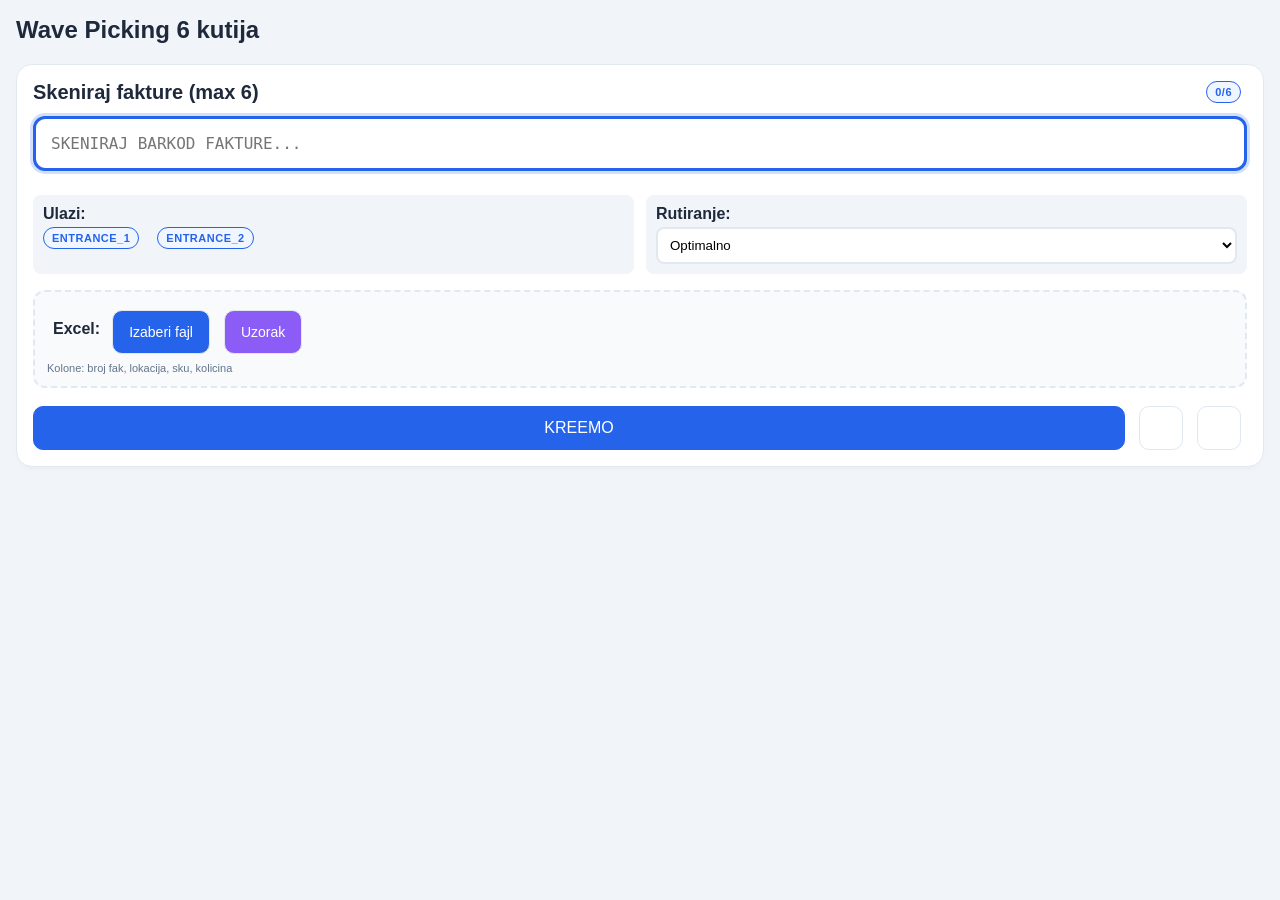
<file: wave_index.html>
﻿<!DOCTYPE html>
<html lang="sr">
<head>
    <meta charset="UTF-8">
    <meta name="viewport" content="width=device-width, initial-scale=1.0, maximum-scale=1.0, user-scalable=yes">
    <title>Wave Picking  6 kutija na kolicima</title>
    <!-- SheetJS za Excel import -->
    <script src="https://cdn.sheetjs.com/xlsx-0.20.2/package/dist/xlsx.full.min.js"></script>
    <style>
        :root {
            --primary: #2563eb;
            --success: #0a7;
            --warning: #f0ad4e;
            --danger: #d9534f;
            --dark: #1e293b;
            --light: #f8fafc;
            --border: #e2e8f0;
        }
        
        * { box-sizing: border-box; }
        
        body {
            font-family: 'Inter', -apple-system, BlinkMacSystemFont, 'Segoe UI', Arial, sans-serif;
            margin: 0;
            padding: 16px;
            max-width: 1800px;
            margin: 0 auto;
            background: #f1f5f9;
            color: var(--dark);
        }
        
        h2 { 
            margin-top: 0;
            font-weight: 600;
            font-size: 1.5rem;
            display: flex;
            align-items: center;
            gap: 8px;
        }
        
        .card {
            background: white;
            border: 1px solid var(--border);
            padding: 16px;
            border-radius: 16px;
            margin-top: 12px;
            box-shadow: 0 4px 6px -2px rgba(0,0,0,0.03);
        }
        
        .btn {
            padding: 12px 16px;
            border-radius: 10px;
            border: 1px solid var(--border);
            background: white;
            cursor: pointer;
            margin-right: 6px;
            margin-top: 6px;
            font-weight: 500;
            font-size: 14px;
            display: inline-flex;
            align-items: center;
            justify-content: center;
            gap: 6px;
            transition: all 0.15s;
            min-height: 44px; /* Minimum touch target size */
            min-width: 44px;
        }
        
        .btn:hover {
            transform: translateY(-1px);
            box-shadow: 0 4px 8px rgba(0,0,0,0.05);
        }
        
        .btn-primary { background: var(--primary); border-color: var(--primary); color: white; }
        .btn-success { background: var(--success); border-color: var(--success); color: white; }
        .btn-warning { background: var(--warning); border-color: var(--warning); color: #111; }
        .btn-danger { background: var(--danger); border-color: var(--danger); color: white; }
        .btn-purple { background: #8b5cf6; border-color: #8b5cf6; color: white; }
        
        .muted { color: #64748b; font-size: 0.85rem; }
        .big { font-size: 20px; font-weight: 700; display: flex; align-items: center; gap: 8px; }
        
        table {
            width: 100%;
            border-collapse: collapse;
            margin-top: 8px;
            font-size: 14px;
        }
        
        td, th {
            border-bottom: 1px solid var(--border);
            padding: 10px 6px;
            vertical-align: middle;
            text-align: left;
        }
        
        /* Mobilni prikaz za tabelu */
        @media (max-width: 768px) {
            table {
                font-size: 12px;
            }
            td, th {
                padding: 8px 4px;
            }
            .btn {
                padding: 8px 10px;
                font-size: 11px;
                min-height: 36px;
                min-width: 36px;
            }
        }
        
        .doneRow {
            opacity: 0.65;
            text-decoration: line-through;
            background: #f1f5f9;
        }
        
        .pill {
            display: inline-block;
            padding: 4px 10px;
            border-radius: 999px;
            border: 1px solid var(--border);
            margin-left: 8px;
            background: white;
            font-size: 12px;
            font-weight: 500;
        }
        
        .badge {
            display: inline-block;
            padding: 4px 8px;
            border-radius: 999px;
            border: 1px solid var(--border);
            font-size: 11px;
            font-weight: 600;
            margin-right: 6px;
            text-transform: uppercase;
            letter-spacing: 0.5px;
        }
        
        .badge-red { border-color: var(--danger); color: var(--danger); background: #fee2e2; }
        .badge-orange { border-color: var(--warning); color: #b45309; background: #fffbeb; }
        .badge-green { border-color: var(--success); color: var(--success); background: #e6f7e6; }
        .badge-gray { border-color: #94a3b8; color: #475569; background: #f1f5f9; }
        .badge-blue { border-color: var(--primary); color: var(--primary); background: #eff6ff; }
        
        .mainGrid {
            display: grid;
            grid-template-columns: 1.5fr 1fr;
            gap: 16px;
            margin-top: 16px;
        }
        
        /* Mobilni raspored - jedna kolona */
        @media (max-width: 768px) {
            .mainGrid {
                grid-template-columns: 1fr;
                gap: 12px;
            }
            
            body {
                padding: 10px;
            }
            
            h2 {
                font-size: 1.3rem;
            }
            
            .big {
                font-size: 18px;
            }
        }
        
        .boxes-grid {
            display: grid;
            grid-template-columns: repeat(3, 1fr);
            gap: 12px;
            margin-top: 12px;
        }
        
        /* Na manjim ekranima, 2 kutije u redu */
        @media (max-width: 480px) {
            .boxes-grid {
                grid-template-columns: repeat(2, 1fr);
                gap: 8px;
            }
        }
        
        .box-card {
            border: 2px solid var(--border);
            border-radius: 12px;
            padding: 12px;
            background: white;
            position: relative;
            transition: transform 0.1s ease;
            cursor: pointer;
        }
        
        .box-card:hover {
            transform: scale(1.02);
            box-shadow: 0 4px 12px rgba(0,0,0,0.1);
        }
        
        .box-card:active {
            transform: scale(0.98);
        }
        
        .box-card.active {
            border-color: var(--primary);
            background: #f0f9ff;
        }
        
        .box-card.completed {
            border-color: var(--success);
            background: #f0fdf4;
        }
        
        .box-number {
            font-size: 20px;
            font-weight: 700;
            margin-bottom: 5px;
        }
        
        @media (max-width: 480px) {
            .box-number {
                font-size: 18px;
            }
        }
        
        .progress-bar {
            width: 100%;
            height: 6px;
            background: var(--border);
            border-radius: 999px;
            margin: 6px 0;
            overflow: hidden;
        }
        
        .progress-fill {
            height: 100%;
            background: var(--primary);
            border-radius: 999px;
            transition: width 0.3s ease;
        }
        
        .progress-fill.completed {
            background: var(--success);
        }
        
        .spinner {
            display: inline-block;
            width: 16px;
            height: 16px;
            border: 2px solid rgba(0,0,0,0.1);
            border-radius: 50%;
            border-top-color: var(--primary);
            animation: spin 0.6s linear infinite;
        }
        
        @keyframes spin {
            to { transform: rotate(360deg); }
        }
        
        .invoice-pill {
            background: #f1f5f9;
            padding: 4px 10px;
            border-radius: 20px;
            font-size: 11px;
            font-weight: 600;
            display: inline-flex;
            align-items: center;
            gap: 4px;
            flex-wrap: wrap;
        }
        
        .scan-input {
            width: 100%;
            padding: 15px;
            font-size: 16px;
            border: 3px solid var(--primary);
            border-radius: 12px;
            margin-bottom: 12px;
            font-family: monospace;
            text-transform: uppercase;
        }
        
        .scan-input:focus {
            outline: none;
            box-shadow: 0 0 0 3px rgba(37, 99, 235, 0.2);
        }
        
        .box-tag {
            display: inline-block;
            background: var(--primary);
            color: white;
            padding: 6px 12px;
            border-radius: 25px;
            font-size: 14px;
            font-weight: 600;
            margin-right: 6px;
            cursor: help;
            box-shadow: 0 2px 4px rgba(0,0,0,0.1);
        }
        
        /* Fleksibilni kontejneri za mobilne */
        .flex-wrap {
            display: flex;
            flex-wrap: wrap;
            gap: 8px;
        }
        
        .stat-grid {
            display: grid;
            grid-template-columns: 1fr 1fr;
            gap: 8px;
        }
        
        @media (max-width: 480px) {
            .stat-grid {
                grid-template-columns: 1fr;
            }
        }
        
        /* Poboljanja za touch ureaje */
        button, .box-card, [onclick] {
            touch-action: manipulation;
        }
        
        /* Skrivanje nekih elemenata na malim ekranima ako je potrebno */
        @media (max-width: 480px) {
            .desktop-only {
                display: none;
            }
        }
    </style>
</head>
<body>
    <h2> Wave Picking  6 kutija</h2>

    <!-- Sekcija za skeniranje i Excel upload -->
    <div class="card">
        <div style="display:flex; justify-content:space-between; align-items:center; margin-bottom:12px; flex-wrap:wrap;">
            <div class="big"> Skeniraj fakture (max 6)</div>
            <div class="badge badge-blue" id="scanCounter">0/6</div>
        </div>
        
        <input type="text" id="barcodeInput" class="scan-input" placeholder="Skeniraj barkod fakture..." autofocus>
        
        <div style="display:flex; gap:10px; flex-wrap:wrap; margin-bottom:12px;" id="scannedInvoices"></div>
        
        <!-- INFO O ULAZIMA/IZLAZIMA I NAINU RUTIRANJA -->
        <div style="display:grid; grid-template-columns:1fr 1fr; gap:12px; margin-bottom:12px;">
            <div style="padding:10px; background:#f1f5f9; border-radius:8px;">
                <div style="display:flex; align-items:center; gap:6px; margin-bottom:4px; flex-wrap:wrap;">
                    <span style="font-weight:600"> Ulazi:</span>
                </div>
                <div style="display:flex; gap:12px; flex-wrap:wrap">
                    <div><span class="badge badge-blue">ENTRANCE_1</span></div>
                    <div><span class="badge badge-blue">ENTRANCE_2</span></div>
                </div>
            </div>
            
            <div style="padding:10px; background:#f1f5f9; border-radius:8px;">
                <div style="display:flex; align-items:center; gap:6px; margin-bottom:4px; flex-wrap:wrap;">
                    <span style="font-weight:600"> Rutiranje:</span>
                </div>
                <select id="routingMode" style="padding:8px; width:100%; border-radius:8px; border:2px solid var(--border); background:white; font-weight:500">
                    <option value="optimal" selected> Optimalno</option>
                    <option value="sector"> Po sektorima</option>
                </select>
            </div>
        </div>
        
        <!-- EXCEL UPLOAD -->
        <div style="margin-top:16px; padding:12px; background:#f8fafc; border-radius:12px; border:2px dashed var(--border)">
            <div style="display:flex; align-items:center; gap:12px; flex-wrap:wrap">
                <div style="display:flex; align-items:center; gap:6px;">
                    <span style="font-size:20px;"></span>
                    <span style="font-weight:600;">Excel:</span>
                </div>
                
                <input type="file" id="excelUpload" accept=".xlsx,.xls,.csv" style="display:none" onchange="handleExcelUpload(this)">
                
                <div style="display:flex; gap:8px; flex-wrap:wrap;">
                    <button class="btn" onclick="document.getElementById('excelUpload').click()" style="background:var(--primary); color:white;">
                         Izaberi fajl
                    </button>
                    <button class="btn" onclick="downloadSampleExcel()" style="background:#8b5cf6; color:white;">
                         Uzorak
                    </button>
                </div>
                
                <span id="uploadStatus" class="muted" style="font-size:12px;"></span>
            </div>
            
            <div class="muted" style="margin-top:8px; font-size:11px;">
                 Kolone: broj fak, lokacija, sku, kolicina
            </div>
        </div>
        
        <div style="display:flex; gap:8px; align-items:center; margin-top:12px; flex-wrap:wrap;">
            <button class="btn btn-primary" id="startWaveBtn" onclick="startWave()" disabled style="font-size:16px; padding:12px 20px; flex:1;">
                 KREEMO
            </button>
            <button class="btn" onclick="clearScanned()"></button>
            <button class="btn" onclick="debugWave()"></button>
        </div>
    </div>

    <div id="loadingIndicator" style="display:none; text-align:center; padding:15px">
        <div class="spinner" style="width:28px; height:28px;"></div>
        <div style="margin-top:6px">Uitavanje...</div>
    </div>

    <!-- Glavni grid - pojavljuje se nakon starta -->
    <div class="mainGrid" id="mainGrid" style="display:none;">
        <!-- Leva strana - Pickovanje -->
        <div class="card">
            <div style="display:flex; justify-content:space-between; align-items:center; margin-bottom:12px; flex-wrap:wrap; gap:8px;">
                <div style="display:flex; align-items:center; flex-wrap:wrap; gap:10px;">
                    <div class="big"> <span id="curLoc" style="color:var(--primary);">-</span></div>
                    <div id="currentBoxInfo" style="display:flex; align-items:center; gap:6px; flex-wrap:wrap;"></div>
                </div>
                <div class="pill" id="progressPill">0/0</div>
            </div>
            
            <div style="margin-top:4px; display:flex; justify-content:space-between; flex-wrap:wrap;">
                <span class="muted" id="routeInfo"></span>
                <span id="progressPercent" style="font-weight:600; color:var(--success)">0%</span>
            </div>

            <div style="margin-top:12px; max-height:500px; overflow-y:auto; border-radius:12px; border:1px solid var(--border)">
                <table id="itemsTable">
                    <thead style="background:#f8fafc; position:sticky; top:0">
                        <tr>
                            <th> SKU</th>
                            <th> Kol</th>
                            <th> Faktura</th>
                            <th> Kutija</th>
                            <th> Status</th>
                            <th></th>
                        </tr>
                    </thead>
                    <tbody></tbody>
                </table>
            </div>
        </div>

        <!-- Desna strana - Status kutija i statistika -->
        <div class="card">
            <!-- STATISTIKA DEO -->
            <div style="margin-bottom:16px; padding:12px; background:#f8fafc; border-radius:12px; border:1px solid var(--border);">
                <div style="display:flex; justify-content:space-between; align-items:center; margin-bottom:8px; flex-wrap:wrap;">
                    <div class="big" style="font-size:16px;"> Statistika</div>
                    <span class="badge badge-blue" id="timerDisplay">00:00</span>
                </div>
                
                <div class="stat-grid">
                    <div style="padding:6px; background:white; border-radius:8px;">
                        <div style="font-size:11px; color:var(--dark);"> Artikli/sat</div>
                        <div style="font-size:16px; font-weight:700;" id="itemsPerHour">0</div>
                    </div>
                    <div style="padding:6px; background:white; border-radius:8px;">
                        <div style="font-size:11px; color:var(--dark);"> Vreme po lok.</div>
                        <div style="font-size:16px; font-weight:700;" id="avgTimePerLoc">0s</div>
                    </div>
                </div>
                
                <div style="margin-top:6px; padding:6px; background:white; border-radius:8px;">
                    <div style="display:flex; justify-content:space-between;">
                        <span style="font-size:11px; color:var(--dark);"> Preeno:</span>
                        <span style="font-weight:600;" id="totalDistanceStat">0 m</span>
                    </div>
                </div>
            </div>

            <div style="display:flex; justify-content:space-between; align-items:center; margin-bottom:12px; flex-wrap:wrap;">
                <div class="big"> Kutije</div>
                <div class="badge badge-blue" id="totalDistanceDisplay">- m</div>
            </div>
            <div id="boxesContainer" class="boxes-grid"></div>
            
            <div style="margin-top:16px;">
                <div class="big" style="font-size:16px;"> Izvetaj</div>
                <div id="reportMini" style="margin-top:8px; max-height:200px; overflow-y:auto;"></div>
            </div>
        </div>
    </div>

    <script>
        // ==================== KONFIGURACIJA ====================
        const API = (window.location.protocol === "http:" || window.location.protocol === "https:") ? window.location.origin : "http://127.0.0.1:8000";
        let SESSION_ID = null;
        let LOADING = false;
        let scannedInvoices = [];
        let uploadedItems = [];
        let waveData = null;  // Globalna promenljiva za podatke o wave-u
        let waveStartTime = null;
        let timerInterval = null;

        // ==================== UTILITY ====================
        function setLoading(isLoading) {
            LOADING = isLoading;
            document.getElementById("loadingIndicator").style.display = isLoading ? "block" : "none";
            document.querySelectorAll("button").forEach(b => b.disabled = isLoading);
        }

        function escapeHtml(s) {
            return String(s||'').replace(/[&<>"]/g, function(m) {
                return { '&':'&amp;', '<':'&lt;', '>':'&gt;', '"':'&quot;' }[m];
            });
        }

        function statusBadge(st) {
            const badges = {
                "pending": `<span class="badge badge-gray"></span>`,
                "partial": `<span class="badge badge-orange"></span>`,
                "taken": `<span class="badge badge-green"></span>`,
                "oos": `<span class="badge badge-orange"></span>`,
                "problem": `<span class="badge badge-red"></span>`
            };
            return badges[st] || `<span class="badge badge-gray">${st}</span>`;
        }

        // ==================== FUNKCIJE ZA TAJMER I STATISTIKU ====================
        function startTimer() {
            waveStartTime = Date.now();
            if (timerInterval) clearInterval(timerInterval);
            
            timerInterval = setInterval(() => {
                if (!waveStartTime) return;
                
                const elapsed = Math.floor((Date.now() - waveStartTime) / 1000);
                const minutes = Math.floor(elapsed / 60);
                const seconds = elapsed % 60;
                document.getElementById("timerDisplay").innerText = 
                    `${minutes.toString().padStart(2, '0')}:${seconds.toString().padStart(2, '0')}`;
                
                updateStats();
            }, 1000);
        }

        function stopTimer() {
            if (timerInterval) {
                clearInterval(timerInterval);
                timerInterval = null;
            }
        }

        function updateStats() {
            if (!waveData || !waveStartTime) return;
            
            const elapsedHours = (Date.now() - waveStartTime) / 3600000;
            const elapsedMinutes = (Date.now() - waveStartTime) / 60000;
            
            const pickedQty = waveData.progress?.picked_qty || 0;
            const itemsPerHour = elapsedHours > 0 ? Math.round(pickedQty / elapsedHours) : pickedQty;
            document.getElementById("itemsPerHour").innerText = itemsPerHour;
            
            const doneLocs = waveData.progress?.done_locations || 0;
            const avgTimePerLoc = doneLocs > 0 && elapsedMinutes > 0 
                ? Math.round((elapsedMinutes / doneLocs) * 60) + 's' 
                : '0s';
            document.getElementById("avgTimePerLoc").innerText = avgTimePerLoc;
            
            document.getElementById("totalDistanceStat").innerText = (waveData.distance_m || 0) + ' m';
        }

        // ==================== SKENIRANJE FAKTURA ====================
        document.getElementById("barcodeInput").addEventListener("keypress", function(e) {
            if (e.key === "Enter") {
                const invoice = this.value.trim();
                if (invoice && scannedInvoices.length < 6) {
                    if (!scannedInvoices.includes(invoice)) {
                        scannedInvoices.push(invoice);
                        updateScannedList();
                        this.value = "";
                        document.getElementById("startWaveBtn").disabled = false;
                    } else {
                        alert(" Faktura ve skenirana!");
                        this.value = "";
                    }
                } else if (scannedInvoices.length >= 6) {
                    alert(" Maksimalno 6 faktura!");
                }
            }
        });

        function updateScannedList() {
            const container = document.getElementById("scannedInvoices");
            container.innerHTML = '';
            
            scannedInvoices.forEach((inv, index) => {
                const boxNum = index + 1;
                const div = document.createElement('div');
                div.className = 'invoice-pill';
                div.innerHTML = `
                     ${inv} 
                    <span style="background:var(--primary); color:white; padding:2px 8px; border-radius:20px;">K${boxNum}</span>
                    <span style="cursor:pointer; margin-left:3px;" onclick="removeInvoice('${inv}')"></span>
                `;
                container.appendChild(div);
            });
            
            document.getElementById("scanCounter").innerText = `${scannedInvoices.length}/6`;
        }

        function removeInvoice(invoice) {
            scannedInvoices = scannedInvoices.filter(i => i !== invoice);
            updateScannedList();
            if (scannedInvoices.length === 0) {
                document.getElementById("startWaveBtn").disabled = true;
            }
        }

        function clearScanned() {
            scannedInvoices = [];
            updateScannedList();
            document.getElementById("startWaveBtn").disabled = true;
        }

        // ==================== EXCEL UPLOAD ====================
        async function handleExcelUpload(input) {
            const file = input.files[0];
            if (!file) return;
            
            setLoading(true);
            document.getElementById("uploadStatus").innerHTML = ` Uitavam ${file.name}...`;
            
            try {
                let data = [];
                
                if (file.name.endsWith('.csv')) {
                    const text = await file.text();
                    data = parseCSV(text);
                } else {
                    const buffer = await file.arrayBuffer();
                    const workbook = XLSX.read(buffer, { type: 'array' });
                    const firstSheet = workbook.SheetNames[0];
                    const worksheet = workbook.Sheets[firstSheet];
                    const csv = XLSX.utils.sheet_to_csv(worksheet);
                    data = parseCSV(csv);
                }
                
                uploadedItems = data;
                const invoices = [...new Set(data.map(row => row.faktura))];
                
                if (invoices.length === 0) {
                    alert(" Nema validnih podataka u fajlu!");
                    return;
                }
                
                if (invoices.length > 6) {
                    alert(` Previe faktura! Maksimalno 6, a u fajlu ih ima ${invoices.length}`);
                    return;
                }
                
                scannedInvoices = invoices;
                updateScannedList();
                
                document.getElementById("uploadStatus").innerHTML = 
                    ` ${data.length} stavki, ${invoices.length} faktura`;
                
                document.getElementById("startWaveBtn").disabled = false;
                
                console.log("Uitane stavke:", data);
                console.log("Pronaene fakture:", invoices);
                
            } catch (err) {
                document.getElementById("uploadStatus").innerHTML = ` Greka: ${err.message}`;
                console.error(err);
            } finally {
                setLoading(false);
                input.value = '';
            }
        }

        function parseCSV(csvText) {
            const cleanText = csvText.replace(/"/g, '');
            const lines = cleanText.split(/\r?\n/).map(l => l.trim()).filter(l => l);
            
            if (lines.length === 0) return [];
            
            const headers = lines[0].split(/[,\t;]/).map(h => h.trim().toLowerCase());
            console.log("Zaglavlje:", headers);
            
            const fakturaIdx = headers.findIndex(h => 
                h.includes('broj fak') || h.includes('faktura') || h.includes('invoice') || h === 'broj');
            const lokacijaIdx = headers.findIndex(h => 
                h.includes('lokacija') || h.includes('location') || h === 'lok');
            const skuIdx = headers.findIndex(h => 
                h.includes('sku') || h.includes('sifra') || h.includes('artikal') || h === 'sku');
            const kolicinaIdx = headers.findIndex(h => 
                h.includes('kolicina') || h.includes('qty') || h.includes('quantity') || h === 'kol');
            
            if (fakturaIdx === -1 || lokacijaIdx === -1 || skuIdx === -1 || kolicinaIdx === -1) {
                console.error("Indeksi:", {fakturaIdx, lokacijaIdx, skuIdx, kolicinaIdx});
                throw new Error("Fajl mora sadrati kolone: broj fak, lokacija, sku, kolicina");
            }
            
            const result = [];
            
            for (let i = 1; i < lines.length; i++) {
                const line = lines[i].trim();
                if (!line) continue;
                
                const values = line.split(/[,\t;]/).map(v => v.trim());
                if (values.length < 4) continue;
                
                const faktura = values[fakturaIdx]?.trim();
                const lokacija = values[lokacijaIdx]?.trim().toUpperCase();
                let sku = values[skuIdx]?.trim();
                const kolicina = parseInt(values[kolicinaIdx]?.trim(), 10);
                
                if (sku) {
                    sku = String(sku).replace(/\D/g, '');
                    sku = sku.padStart(6, '0').slice(0,6);
                }
                
                if (!faktura || !lokacija || !sku || isNaN(kolicina) || kolicina < 1) continue;
                if (!/^\d{6}$/.test(sku)) continue;
                
                result.push({ 
                    faktura: faktura, 
                    lokacija: lokacija, 
                    sku: sku, 
                    kolicina: kolicina 
                });
            }
            
            console.log("Parsirani podaci:", result);
            return result;
        }

        function downloadSampleExcel() {
            const sampleData = [
                ['lokacija', 'sku', 'kolicina', 'broj fak'],
                ['A581', '123456', '2', 'FAKTURA-01'],
                ['A581', '654321', '10', 'FAKTURA-02'],
                ['A98', '111111', '1', 'FAKTURA-03'],
                ['A87', '222222', '1', 'FAKTURA-01'],
                ['C1', '444444', '1', 'FAKTURA-01'],
                ['D52', '888888', '1', 'FAKTURA-02'],
                ['B1987', '101010', '1', 'FAKTURA-02'],
            ];
            
            let csv = sampleData.map(row => row.join('\t')).join('\n');
            
            const blob = new Blob([csv], { type: 'text/csv' });
            const url = URL.createObjectURL(blob);
            const a = document.createElement('a');
            a.href = url;
            a.download = 'fakture_uzorak.csv';
            a.click();
            URL.revokeObjectURL(url);
            
            document.getElementById("uploadStatus").innerHTML = " Uzorak preuzet";
        }

        // ==================== BOJE ZA KUTIJE ====================
        function getBoxColor(box) {
            const colors = {
                1: '#3b82f6',
                2: '#22c55e',
                3: '#eab308',
                4: '#f97316',
                5: '#ef4444',
                6: '#a855f7'
            };
            return colors[box] || '#64748b';
        }

        // ==================== FUNKCIJA ZA PRIKAZ KUTIJE ====================
        function updateCurrentBoxInfo(data) {
            const curLoc = data.current_location;
            const infoDiv = document.getElementById("currentBoxInfo");
            
            if (!curLoc) {
                infoDiv.innerHTML = '';
                return;
            }
            
            const items = data.items_by_loc[curLoc] || [];
            
            if (items.length === 0) {
                infoDiv.innerHTML = '';
                return;
            }
            
            const boxesMap = new Map();
            
            items.forEach(it => {
                if (it.status === "pending" || it.status === "partial") {
                    const boxNum = it.box;
                    if (!boxesMap.has(boxNum)) {
                        boxesMap.set(boxNum, []);
                    }
                    boxesMap.get(boxNum).push({sku: it.sku, qty: it.qty_required - (it.qty_picked || 0)});
                }
            });
            
            if (boxesMap.size === 0) {
                infoDiv.innerHTML = '<span style="color:#0a7; font-weight:500;"> Sve</span>';
                return;
            }
            
            let html = '';
            const boxes = Array.from(boxesMap.entries());
            
            boxes.forEach(([box, items]) => {
                const itemList = items.map(it => `${it.sku} (${it.qty})`).join(', ');
                const bgColor = getBoxColor(box);
                
                html += `<span style="display:inline-block; background:${bgColor}; color:white; padding:4px 12px; border-radius:25px; font-size:14px; font-weight:600; margin-right:5px; cursor:help; box-shadow:0 2px 4px rgba(0,0,0,0.1);" title="${itemList}"> ${box}</span>`;
            });
            
            infoDiv.innerHTML = html;
        }

        // ==================== FUNKCIJE ZA RENDEROVANJE ====================
        function renderBoxes(data) {
            const container = document.getElementById("boxesContainer");
            container.innerHTML = '';

            for (let i = 1; i <= 6; i++) {
                let invoice = null;
                let boxProgress = { total: 0, done: 0 };
                
                for (const [inv, boxNum] of Object.entries(data.box_assignment || {})) {
                    if (boxNum === i) {
                        invoice = inv;
                        break;
                    }
                }

                if (invoice && data.progress.boxes && data.progress.boxes[invoice]) {
                    boxProgress = data.progress.boxes[invoice];
                }

                const percent = boxProgress.total > 0 ? Math.round((boxProgress.done / boxProgress.total) * 100) : 0;
                const isCompleted = boxProgress.total > 0 && boxProgress.done === boxProgress.total;
                const boxColor = getBoxColor(i);

                let boxClass = 'box-card';
                if (isCompleted) boxClass += ' completed';

                const boxHtml = `
                    <div class="${boxClass}" style="border-color: ${boxColor}; cursor: pointer;" onclick="showBoxDetails(${i})">
                        <div class="box-number" style="color: ${boxColor};"> ${i}</div>
                        ${invoice ? `<div class="invoice-pill" style="margin-bottom:6px; background:${boxColor}; color:white;"> ${invoice}</div>` : 
                                    `<div class="muted" style="margin-bottom:6px;"></div>`}
                        ${invoice ? `
                            <div style="display:flex; justify-content:space-between; margin-bottom:4px;">
                                <span>${boxProgress.done}/${boxProgress.total}</span>
                                <span>${percent}%</span>
                            </div>
                            <div class="progress-bar">
                                <div class="progress-fill ${isCompleted ? 'completed' : ''}" style="width:${percent}%; background-color: ${boxColor};"></div>
                            </div>
                        ` : ''}
                    </div>
                `;
                
                container.innerHTML += boxHtml;
            }
        }

        function renderItemsTable(data) {
            const tbody = document.querySelector("#itemsTable tbody");
            tbody.innerHTML = "";

            const curLoc = data.current_location;
            if (!curLoc) {
                tbody.innerHTML = `<tr><td colspan="6" style="text-align:center; padding:15px"> Zavreno!</td></tr>`;
                return;
            }

            const items = data.items_by_loc[curLoc] || [];
            
            for (const it of items) {
                const tr = document.createElement("tr");
                if (it.status !== "pending" && it.status !== "partial") tr.classList.add("doneRow");

                let actionButtons = "";
                if (it.status === "pending" || it.status === "partial") {
                    actionButtons = `
                        <button class="btn btn-success" style="padding:4px 6px; font-size:10px" 
                                onclick="takeItem('${it.sku}', '${it.invoice}', ${it.qty_required})"></button>
                        <button class="btn btn-warning" style="padding:4px 6px; font-size:10px" 
                                onclick="setOOS('${it.sku}', '${it.invoice}')"></button>
                        <button class="btn btn-danger" style="padding:4px 6px; font-size:10px" 
                                onclick="setProblem('${it.sku}', '${it.invoice}')"></button>
                    `;
                }

                tr.innerHTML = `
                    <td><span class="mono">${it.sku}</span></td>
                    <td>${it.qty_picked ? `${it.qty_picked}/${it.qty_required}` : it.qty_required}</td>
                    <td><span class="invoice-pill"> ${it.invoice}</span></td>
                    <td><span style="display:inline-block; background:${getBoxColor(it.box)}; color:white; padding:2px 8px; border-radius:20px; font-size:11px;">${it.box}</span></td>
                    <td>${statusBadge(it.status)}</td>
                    <td>${actionButtons || '<span class="badge badge-gray"></span>'}</td>
                `;
                tbody.appendChild(tr);
            }
        }

        function renderMiniReport(data) {
            const container = document.getElementById("reportMini");
            container.innerHTML = '';

            const problems = [];
            const taken = [];

            for (const loc of data.ordered_locations || []) {
                const items = data.items_by_loc[loc] || [];
                for (const it of items) {
                    if (it.status === "problem" || it.status === "oos") {
                        problems.push(it);
                    } else if (it.status === "taken") {
                        taken.push(it);
                    }
                }
            }

            if (problems.length > 0) {
                container.innerHTML += '<div style="margin-bottom:6px;"><span class="badge badge-red"> PROBLEM</span></div>';
                problems.forEach(it => {
                    container.innerHTML += `
                        <div style="padding:6px; background:#fff5f5; border-radius:6px; margin-bottom:4px; font-size:12px;">
                            <div><strong>${it.sku}</strong> (K${it.box})</div>
                            <div> ${it.invoice}</div>
                            <div class="muted">${it.note || ''}</div>
                            <div style="display:flex; gap:4px; margin-top:4px;">
                                <button class="btn btn-purple" style="padding:4px 8px; font-size:10px; flex:1;" 
                                        onclick="dopuni('${it.sku}', '${it.invoice}', ${it.qty_required}, ${it.qty_picked || 0})">
                                     DOPUNI
                                </button>
                            </div>
                        </div>
                    `;
                });
            }

            if (taken.length > 0) {
                container.innerHTML += '<div style="margin:6px 0;"><span class="badge badge-green"> UZETO</span></div>';
                taken.slice(0, 3).forEach(it => {
                    container.innerHTML += `<div style="font-size:11px;">${it.sku} (K${it.box})</div>`;
                });
                if (taken.length > 3) {
                    container.innerHTML += `<div class="muted" style="font-size:10px;">+ jo ${taken.length - 3}</div>`;
                }
            }
        }

        // ==================== FUNKCIJA ZA PRIKAZ DETALJA KUTIJE ====================
        function showBoxDetails(boxNum) {
            if (!SESSION_ID || !waveData) {
                alert("Nema aktivne sesije!");
                return;
            }
            
            let invoice = null;
            for (const [inv, box] of Object.entries(waveData.box_assignment || {})) {
                if (box === boxNum) {
                    invoice = inv;
                    break;
                }
            }
            
            if (!invoice) {
                alert(`Kutija ${boxNum} je prazna.`);
                return;
            }
            
            const boxItems = [];
            
            for (const location in waveData.items_by_loc) {
                const items = waveData.items_by_loc[location];
                for (const it of items) {
                    if (it.box === boxNum) {
                        it.locationName = location;
                        boxItems.push(it);
                    }
                }
            }
            
            if (boxItems.length === 0) {
                alert(`Nema stavki u kutiji ${boxNum}`);
                return;
            }
            
            let message = ` KUTIJA ${boxNum} - ${invoice}\n`;
            message += `\n\n`;
            
            let ukupno = 0;
            let uzeto = 0;
            
            boxItems.forEach((it, index) => {
                const statusIcon = it.status === "taken" ? "" : 
                                  (it.status === "problem" ? "" : 
                                  (it.status === "oos" ? "" : ""));
                message += `${index+1}. ${statusIcon} ${it.sku}\n`;
                message += `    ${it.location || it.locationName}\n`;
                message += `    ${it.qty_picked || 0}/${it.qty_required}`;
                if (it.status !== "taken" && it.qty_missing > 0) {
                    message += ` (fali ${it.qty_missing})`;
                }
                message += `\n`;
                if (it.note) message += `    ${it.note}\n`;
                message += `\n`;
                
                ukupno += it.qty_required;
                uzeto += it.qty_picked || 0;
            });
            
            message += `\n`;
            message += `UKUPNO: ${uzeto}/${ukupno} (${Math.round(uzeto/ukupno*100)}%)`;
            
            alert(message);
        }

        // ==================== RENDER WAVE ====================
        async function renderWave(data) {
            waveData = data;
            
            document.getElementById("curLoc").innerText = data.current_location || "ZAVRENO";
            document.getElementById("routeInfo").innerHTML = 
                `${data.mode} |  ${data.start}${data.end} | ${data.distance_m}m`;
            
            document.getElementById("totalDistanceDisplay").innerText = `${data.distance_m} m`;
            
            const p = data.progress || {};
            document.getElementById("progressPill").innerHTML = 
                ` ${p.done_items || 0}/${p.total_items || 0}`;
            document.getElementById("progressPercent").innerHTML = `${p.progress_percent || 0}%`;

            renderBoxes(data);
            renderItemsTable(data);
            renderMiniReport(data);
            updateCurrentBoxInfo(data);
            updateStats();
            
            if (!data.current_location) {
                stopTimer();
            }
        }

        // ==================== START WAVE ====================
        async function startWave() {
            if (scannedInvoices.length === 0) {
                alert(" Nema skeniranih faktura!");
                return;
            }

            if (uploadedItems.length === 0) {
                alert(" Nema uitanih stavki!");
                return;
            }

            setLoading(true);
            try {
                const mode = document.getElementById("routingMode").value;
                
                const itemsForBackend = uploadedItems
                    .filter(item => scannedInvoices.includes(item.faktura))
                    .map(item => ({
                        sku: item.sku,
                        qty: item.kolicina,
                        location: item.lokacija,
                        invoice: item.faktura
                    }));
                
                const res = await fetch(`${API}/wave/start`, {
                    method: "POST",
                    headers: {"Content-Type": "application/json"},
                    body: JSON.stringify({
                        items: itemsForBackend,
                        mode: mode
                    })
                });

                const data = await res.json();
                
                if (!res.ok) {
                    alert(" Greka: " + (data.detail || JSON.stringify(data)));
                    console.error(data);
                    return;
                }

                SESSION_ID = data.session_id;
                document.getElementById("mainGrid").style.display = "grid";
                
                startTimer();
                await renderWave(data);
                
            } catch (err) {
                alert(" Greka: " + err.message);
            } finally {
                setLoading(false);
            }
        }

        // ==================== AKCIJE ====================
        async function takeItem(sku, invoice, required) {
            setLoading(true);
            try {
                await fetch(`${API}/wave/${SESSION_ID}/update`, {
                    method: "POST",
                    headers: {"Content-Type": "application/json"},
                    body: JSON.stringify({
                        sku, invoice, action: "take", qty_picked: required
                    })
                });
                await refreshWave();
            } catch (err) {
                alert(" Greka: " + err.message);
            } finally {
                setLoading(false);
            }
        }

        async function setOOS(sku, invoice) {
            const note = prompt("Komentar:");
            if (note === null) return;
            
            setLoading(true);
            try {
                await fetch(`${API}/wave/${SESSION_ID}/update`, {
                    method: "POST",
                    headers: {"Content-Type": "application/json"},
                    body: JSON.stringify({sku, invoice, action: "oos", note})
                });
                await refreshWave();
            } catch (err) {
                alert(" Greka: " + err.message);
            } finally {
                setLoading(false);
            }
        }

        async function setProblem(sku, invoice) {
            const picked = parseInt(prompt(`Koliko? (0)`, "0"));
            if (isNaN(picked)) return;
            
            const note = prompt("Problem:");
            if (note === null) return;
            
            setLoading(true);
            try {
                await fetch(`${API}/wave/${SESSION_ID}/update`, {
                    method: "POST",
                    headers: {"Content-Type": "application/json"},
                    body: JSON.stringify({sku, invoice, action: "problem", qty_picked: picked, note})
                });
                await refreshWave();
            } catch (err) {
                alert(" Greka: " + err.message);
            } finally {
                setLoading(false);
            }
        }

        async function dopuni(sku, invoice, required, picked) {
            const fali = required - (picked || 0);
            
            if (fali <= 0) {
                alert(" Ve kompletno!");
                return;
            }
            
            if (!confirm(`Dopunio SKU ${sku} sa ${fali} kom?`)) {
                return;
            }
            
            setLoading(true);
            try {
                const res = await fetch(`${API}/wave/${SESSION_ID}/update`, {
                    method: "POST",
                    headers: {"Content-Type": "application/json"},
                    body: JSON.stringify({
                        sku: sku,
                        invoice: invoice,
                        action: "dopuna",
                        qty_picked: required,
                        note: `Dopuna +${fali}`
                    })
                });
                
                if (!res.ok) {
                    const err = await res.json();
                    throw new Error(err.detail || "Greka");
                }
                
                await refreshWave();
                alert(` ${sku} kompletiran!`);
                
            } catch (err) {
                alert(" Greka: " + err.message);
            } finally {
                setLoading(false);
            }
        }

        async function refreshWave() {
            if (!SESSION_ID) return;
            
            const res = await fetch(`${API}/wave/${SESSION_ID}`);
            const data = await res.json();
            await renderWave(data);
        }

        async function debugWave() {
            if (!SESSION_ID) {
                const res = await fetch(`${API}/wave/__debug`);
                const data = await res.json();
                console.log("DEBUG:", data);
                alert("Proveri konzolu");
                return;
            }
            
            const res = await fetch(`${API}/wave/${SESSION_ID}`);
            const data = await res.json();
            console.log("WAVE DATA:", data);
            alert("Proveri konzolu");
        }

        // ==================== EKSPORT FUNKCIJA ====================
        window.removeInvoice = removeInvoice;
        window.clearScanned = clearScanned;
        window.startWave = startWave;
        window.debugWave = debugWave;
        window.takeItem = takeItem;
        window.setOOS = setOOS;
        window.setProblem = setProblem;
        window.dopuni = dopuni;
        window.handleExcelUpload = handleExcelUpload;
        window.downloadSampleExcel = downloadSampleExcel;
        window.showBoxDetails = showBoxDetails;
    </script>
</body>
</html>
</file>
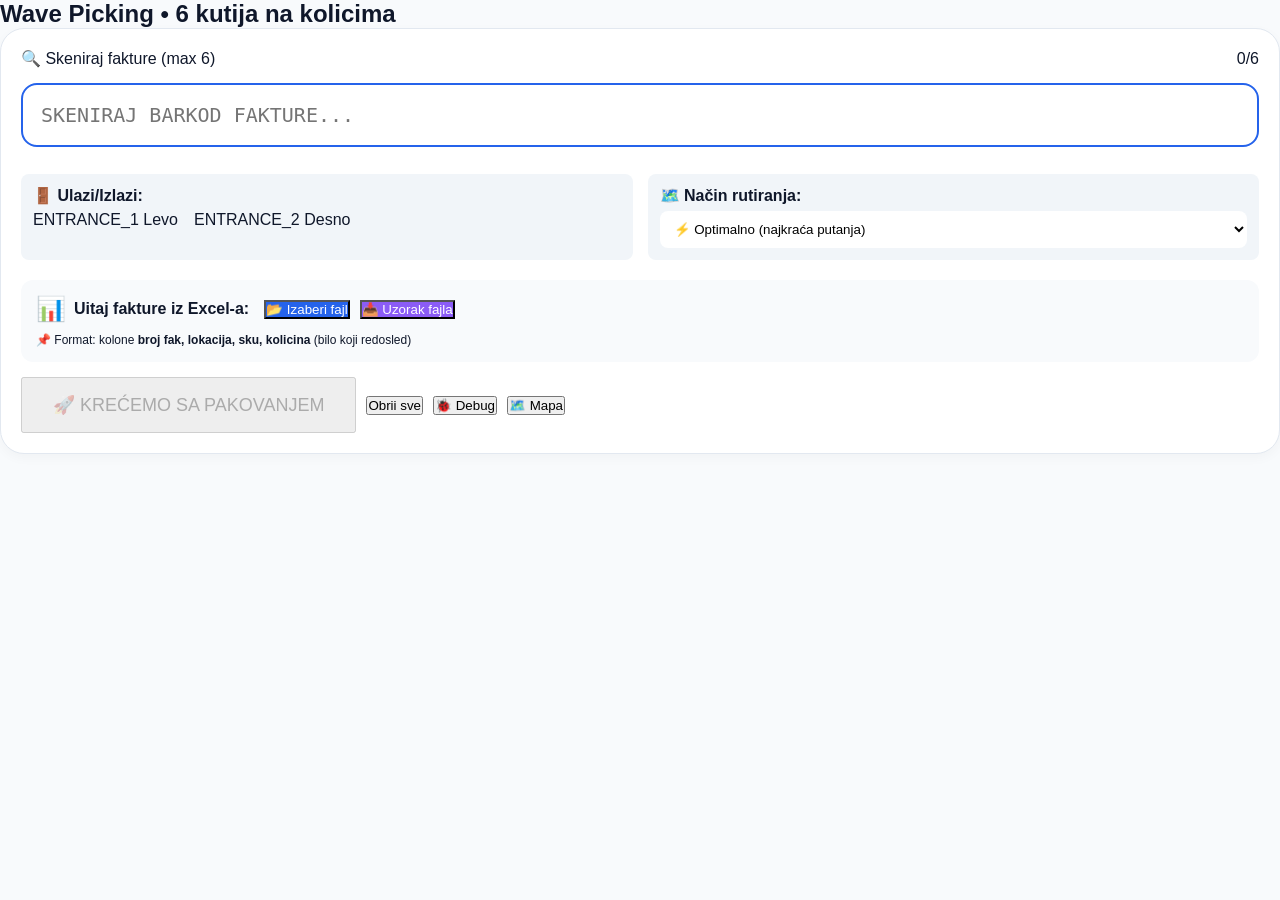
<file: frontend/index_desktop.html>
﻿<!DOCTYPE html>
<html lang="sr">
<head>
    <meta charset="UTF-8">
    <meta name="viewport" content="width=device-width, initial-scale=1.0">
    <title>Wave Picking &#8226; 6 kutija na kolicima</title>
    <link rel="manifest" href="./manifest.json">
    <!-- SheetJS za Excel import -->
    <script src="https://cdn.sheetjs.com/xlsx-0.20.2/package/dist/xlsx.full.min.js"></script>
    <link rel="stylesheet" href="./css/style.css">
</head>
<body>
    <h2> Wave Picking &#8226; 6 kutija na kolicima</h2>

    <!-- Sekcija za skeniranje i Excel upload -->
    <div class="card">
        <div style="display:flex; justify-content:space-between; align-items:center; margin-bottom:15px;">
            <div class="big">&#x1F50D; Skeniraj fakture (max 6)</div>
            <div class="badge badge-blue" id="scanCounter">0/6</div>
        </div>
        
        <input type="text" id="barcodeInput" class="scan-input" placeholder="Skeniraj barkod fakture..." autofocus>
        
        <div style="display:flex; gap:15px; flex-wrap:wrap; margin-bottom:15px;" id="scannedInvoices"></div>
        
        <!-- INFO O ULAZIMA/IZLAZIMA I NAINU RUTIRANJA -->
        <div style="display:grid; grid-template-columns:1fr 1fr; gap:15px; margin-bottom:15px;">
            <div style="padding:12px; background:#f1f5f9; border-radius:8px;">
                <div style="display:flex; align-items:center; gap:8px; margin-bottom:6px">
                   <span style="font-weight:600">&#x1F6AA; Ulazi/Izlazi:</span>
                </div>
                <div style="display:flex; gap:16px; flex-wrap:wrap">
                    <div><span class="badge badge-blue">ENTRANCE_1</span> Levo</div>
                    <div><span class="badge badge-blue">ENTRANCE_2</span> Desno</div>
                </div>
            </div>
            
            <div style="padding:12px; background:#f1f5f9; border-radius:8px;">
                <div style="display:flex; align-items:center; gap:8px; margin-bottom:6px">
                    <span style="font-weight:600">&#x1F5FA;&#xFE0F; Na&#269;in rutiranja:</span>
                </div>
                <select id="routingMode" style="padding:10px; width:100%; border-radius:8px; border:2px solid var(--border); background:white; font-weight:500">
                    <option value="optimal" selected>&#x26A1; Optimalno (najkra&#263;a putanja)</option>
                    <option value="ortools">&#x1F9E0; Najkra&#263;a (OR-Tools, sporije)</option>
                    <option value="sector">&#x1F4CD; Po sektorima (A&rarr;B&rarr;C&rarr;D&rarr;E)</option>
                </select>
            </div>
        </div>
        
        <!-- EXCEL UPLOAD -->
        <div style="margin-top:20px; padding:15px; background:#f8fafc; border-radius:12px; border:2px dashed var(--border)">
            <div style="display:flex; align-items:center; gap:15px; flex-wrap:wrap">
                <div style="display:flex; align-items:center; gap:8px;">
                    <span style="font-size:24px;">&#x1F4CA;</span>
                    <span style="font-weight:600;">Uitaj fakture iz Excel-a:</span>
                </div>
                
                <input type="file" id="excelUpload" accept=".xlsx,.xls,.csv" style="display:none" onchange="handleExcelUpload(this)">
                
                <div style="display:flex; gap:10px;">
                    <button class="btn" onclick="document.getElementById('excelUpload').click()" style="background:var(--primary); color:white;">
                       &#x1F4C2; Izaberi fajl
                    </button>
                    <button class="btn" onclick="downloadSampleExcel()" style="background:#8b5cf6; color:white;">
                        &#x1F4E5; Uzorak fajla
                    </button>
                </div>
                
                <span id="uploadStatus" class="muted" style="font-size:13px;"></span>
            </div>
            
            <div class="muted" style="margin-top:10px; font-size:12px;">
                 &#x1F4CC; Format: kolone <b>broj fak, lokacija, sku, kolicina</b> (bilo koji redosled)
            </div>
        </div>
        
        <div style="display:flex; gap:10px; align-items:center; margin-top:15px;">
            <button class="btn btn-primary" id="startWaveBtn" onclick="startWave()" disabled style="font-size:18px; padding:15px 30px;">
                &#x1F680; KRE&#262;EMO SA PAKOVANJEM
            </button>
            <button class="btn" onclick="clearScanned()"> Obrii sve</button>
            <button class="btn" onclick="debugWave()">&#x1F41E; Debug</button>
			<button class="btn" onclick="showMap()">&#x1F5FA;&#xFE0F; Mapa</button>
        </div>
    </div>

    <div id="loadingIndicator" style="display:none; text-align:center; padding:20px">
        <div class="spinner" style="width:32px; height:32px;"></div>
        <div style="margin-top:8px">Uitavanje...</div>
    </div>

    <!-- Glavni grid - pojavljuje se nakon starta -->
    <div class="mainGrid" id="mainGrid" style="display:none;">
        <!-- Leva strana - Pickovanje -->
        <div class="card">
            <div style="display:flex; justify-content:space-between; align-items:center; margin-bottom:15px;">
                <div style="display:flex; align-items:center; flex-wrap:wrap; gap:15px;">
                    <div class="big">&#x1F4CD; Trenutna lokacija: <span id="curLoc" style="color:var(--primary);">-</span></div>
                    <div id="currentBoxInfo" style="display:flex; align-items:center; gap:8px; flex-wrap:wrap;"></div>
                </div>
                <div class="pill" id="progressPill">0/0</div>
            </div>

            <!--  NOVI PANEL ZA PRIKAZ LOKACIJE I ARTIKALA  -->
            <div style="background:#f8fafc; border-radius:12px; padding:20px; margin-bottom:20px; border:1px solid var(--border); box-shadow:0 2px 8px rgba(0,0,0,0.03);">
                <div style="display:grid; grid-template-columns:repeat(4, 1fr); gap:15px; text-align:center; font-size:16px;">
                    <div style="display:flex; flex-direction:column;">
                        <span style="color:#64748b; font-size:14px; margin-bottom:5px;">LOKACIJA</span>
                        <span style="font-weight:700; font-size:24px; color:var(--primary);" id="curLocBig">-</span>
                    </div>
                    <div style="display:flex; flex-direction:column;">
                        <span style="color:#64748b; font-size:14px; margin-bottom:5px;">SIFRA</span>
                        <span style="font-weight:700; font-size:24px; font-family:monospace;" id="curSku">-</span>
                    </div>
                    <div style="display:flex; flex-direction:column;">
                        <span style="color:#64748b; font-size:14px; margin-bottom:5px;">KOLIINA</span>
                        <span style="font-weight:700; font-size:24px; color:var(--success);" id="curQty">-</span>
                    </div>
                    <div style="display:flex; flex-direction:column;">
                        <span style="color:#64748b; font-size:14px; margin-bottom:5px;">FAKTURA</span>
                        <span style="font-weight:700; font-size:18px; background:#e2e8f0; padding:5px 10px; border-radius:20px;" id="curInvoice">-</span>
                    </div>
                </div>
                
                <!-- VELIKA DUGMAD ZA AKCIJU -->
                <div style="display:flex; justify-content:center; gap:15px; margin-top:20px;">
                    <button class="btn btn-success" style="flex:1; padding:15px; font-size:18px; font-weight:600;" onclick="takeCurrentItem()">
                         UZETO
                    </button>
                    <button class="btn btn-warning" style="flex:1; padding:15px; font-size:18px; font-weight:600;" onclick="oosCurrentItem()">
                         NEMA
                    </button>
                    <button class="btn btn-danger" style="flex:1; padding:15px; font-size:18px; font-weight:600;" onclick="problemCurrentItem()">
                         PROBLEM
                    </button>
                </div>
            </div>

            <div style="margin-top:4px; display:flex; justify-content:space-between;">
                <span class="muted" id="routeInfo"></span>
                <span id="progressPercent" style="font-weight:600; color:var(--success)">0%</span>
            </div>

            <div style="margin-top:16px; max-height:500px; overflow-y:auto; border-radius:12px; border:1px solid var(--border)">
                <table id="itemsTable">
                    <thead style="background:#f8fafc; position:sticky; top:0">
                        <tr>
                            <th>&#x1F4E6; SKU</th>
                            <th>&#x1F4CA; Kol</th>
                            <th>&#x1F4CB; Faktura</th>
                            <th>&#x1F4E6; Kutija</th>
                            <th>&#x1F516; Status</th>
                            <th>&#x1F3AF; Akcija</th>
                        </tr>
                    </thead>
                    <tbody></tbody>
                </table>
            </div>
        </div>

        <!-- Desna strana -&#x1F516; Status kutija i statistika -->
        <div class="card">
            <!-- STATISTIKA DEO -->
            <div style="margin-bottom:20px; padding:15px; background:#f8fafc; border-radius:12px; border:1px solid var(--border);">
                <div style="display:flex; justify-content:space-between; align-items:center; margin-bottom:10px;">
                    <div class="big" style="font-size:18px;">&#x1F4CA; Statistika</div>
                    <span class="badge badge-blue" id="timerDisplay">00:00</span>
                </div>
                
                <div style="display:grid; grid-template-columns:1fr 1fr; gap:10px;">
                    <div style="padding:8px; background:white; border-radius:8px;">
                        <div style="font-size:12px; color:var(--dark);">&#x1F4E6; Artikli/sat</div>
                        <div style="font-size:18px; font-weight:700;" id="itemsPerHour">0</div>
                    </div>
                    <div style="padding:8px; background:white; border-radius:8px;">
                        <div style="font-size:12px; color:var(--dark);">&#x23F1;&#xFE0F; Vreme po lok.</div>
                        <div style="font-size:18px; font-weight:700;" id="avgTimePerLoc">0s</div>
                    </div>
                </div>
                
                <div style="margin-top:8px; padding:8px; background:white; border-radius:8px;">
                    <div style="display:flex; justify-content:space-between;">
                        <span style="font-size:12px; color:var(--dark);"> Preeno:</span>
                        <span style="font-weight:600;" id="totalDistanceStat">0 m</span>
                    </div>
                </div>
            </div>

            <div style="display:flex; justify-content:space-between; align-items:center; margin-bottom:15px;">
                <div class="big">&#x1F4E6; Kutije na kolicima</div>
                <div class="badge badge-blue" id="totalDistanceDisplay">- m</div>
            </div>
            <div id="boxesContainer" class="boxes-grid">
                <!-- OVDE IDE 6 KUTIJA -->
            </div>
            
            <div style="margin-top:20px;">
                <div class="big" style="font-size:18px;">&#x1F4CB; Izve&#353;taj</div>
                <div id="reportMini" style="margin-top:10px; max-height:200px; overflow-y:auto;"></div>
            </div>
        </div>
    </div>

    
    <script src="./js/config.js"></script>
    <script src="./js/storage.js"></script>
    <script src="./js/api.js"></script>
    <script src="./js/ui.js"></script>
    <script src="./js/navigation.js"></script>
    <script src="./js/picking.js"></script>
    <script src="./js/app.js"></script></body>
</html>
</file>
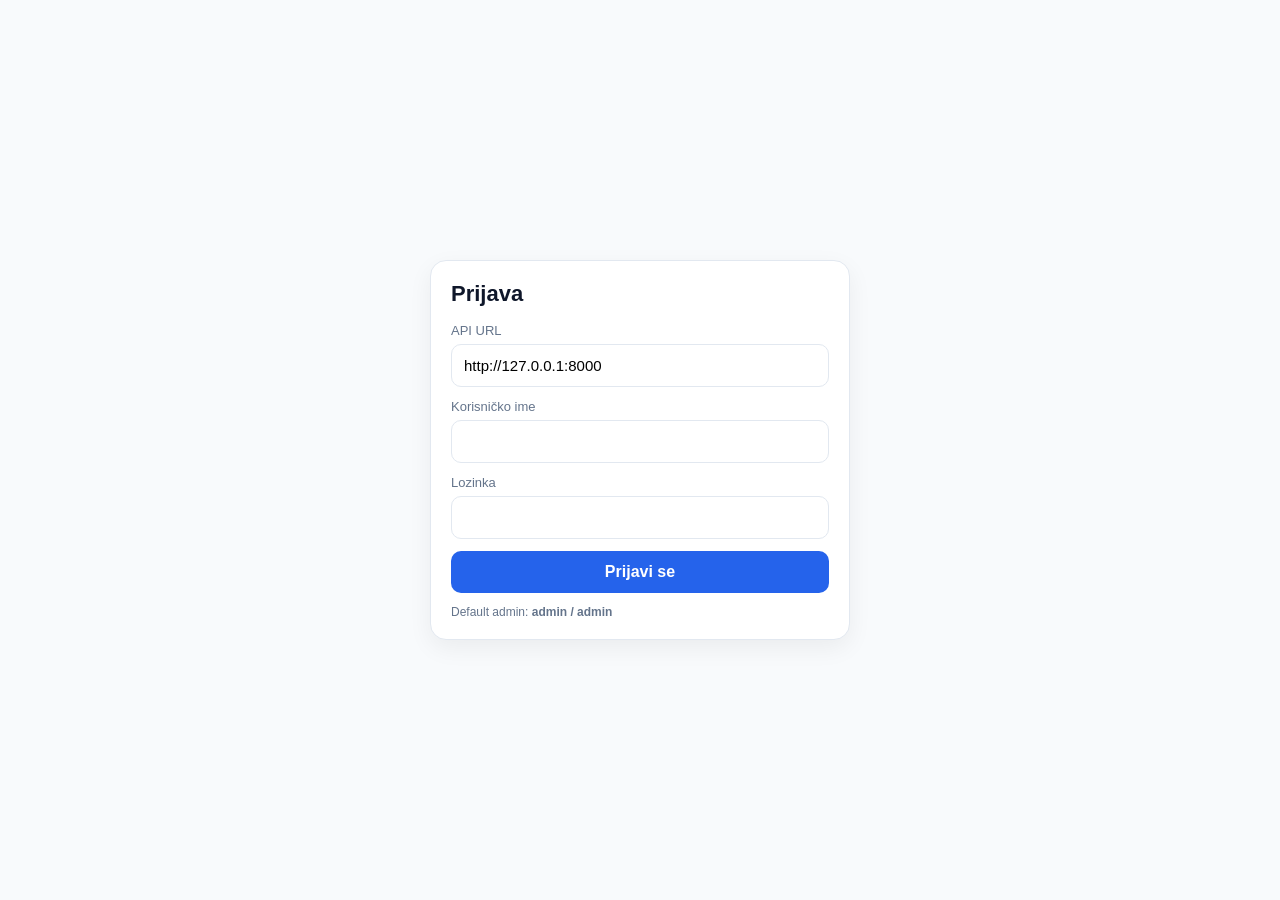
<file: frontend/login.html>
<!DOCTYPE html>
<html lang="sr">
<head>
    <meta charset="UTF-8">
    <meta name="viewport" content="width=device-width, initial-scale=1.0">
    <title>Prijava - NOVI MAGACIN</title>
    <style>
        :root {
            --primary: #2563eb;
            --danger: #dc2626;
            --gray: #64748b;
            --gray-light: #e2e8f0;
            --surface: #ffffff;
            --bg: #f8fafc;
        }
        * { box-sizing: border-box; }
        body {
            margin: 0;
            font-family: -apple-system, BlinkMacSystemFont, "Segoe UI", Roboto, Helvetica, Arial, sans-serif;
            background: var(--bg);
            color: #0f172a;
            display: flex;
            align-items: center;
            justify-content: center;
            min-height: 100vh;
            padding: 16px;
        }
        .card {
            width: 100%;
            max-width: 420px;
            background: var(--surface);
            border: 1px solid var(--gray-light);
            border-radius: 16px;
            padding: 20px;
            box-shadow: 0 8px 24px rgba(0,0,0,0.06);
        }
        h1 {
            margin: 0 0 16px 0;
            font-size: 22px;
        }
        label {
            display: block;
            font-size: 13px;
            color: var(--gray);
            margin-bottom: 6px;
        }
        input {
            width: 100%;
            padding: 12px;
            border: 1px solid var(--gray-light);
            border-radius: 10px;
            margin-bottom: 12px;
            font-size: 15px;
        }
        button {
            width: 100%;
            padding: 12px;
            border: none;
            border-radius: 10px;
            background: var(--primary);
            color: white;
            font-size: 16px;
            font-weight: 600;
            cursor: pointer;
        }
        .hint {
            margin-top: 12px;
            font-size: 12px;
            color: var(--gray);
        }
        .error {
            color: var(--danger);
            font-size: 13px;
            margin: 8px 0;
        }
    </style>
    <script src="js/config.js"></script>
    <script src="js/login.js" defer></script>
</head>
<body>
    <div class="card">
        <h1>Prijava</h1>
        <div id="error" class="error" style="display:none;"></div>
        <label for="apiUrl">API URL</label>
        <input type="text" id="apiUrl" placeholder="https://tvoj-backend">
        <label for="username">Korisničko ime</label>
        <input type="text" id="username" autocomplete="username">
        <label for="password">Lozinka</label>
        <input type="password" id="password" autocomplete="current-password">
        <button id="loginBtn">Prijavi se</button>
        <div class="hint">
            Default admin: <b>admin / admin</b>
        </div>
    </div>
</body>
</html>
</file>
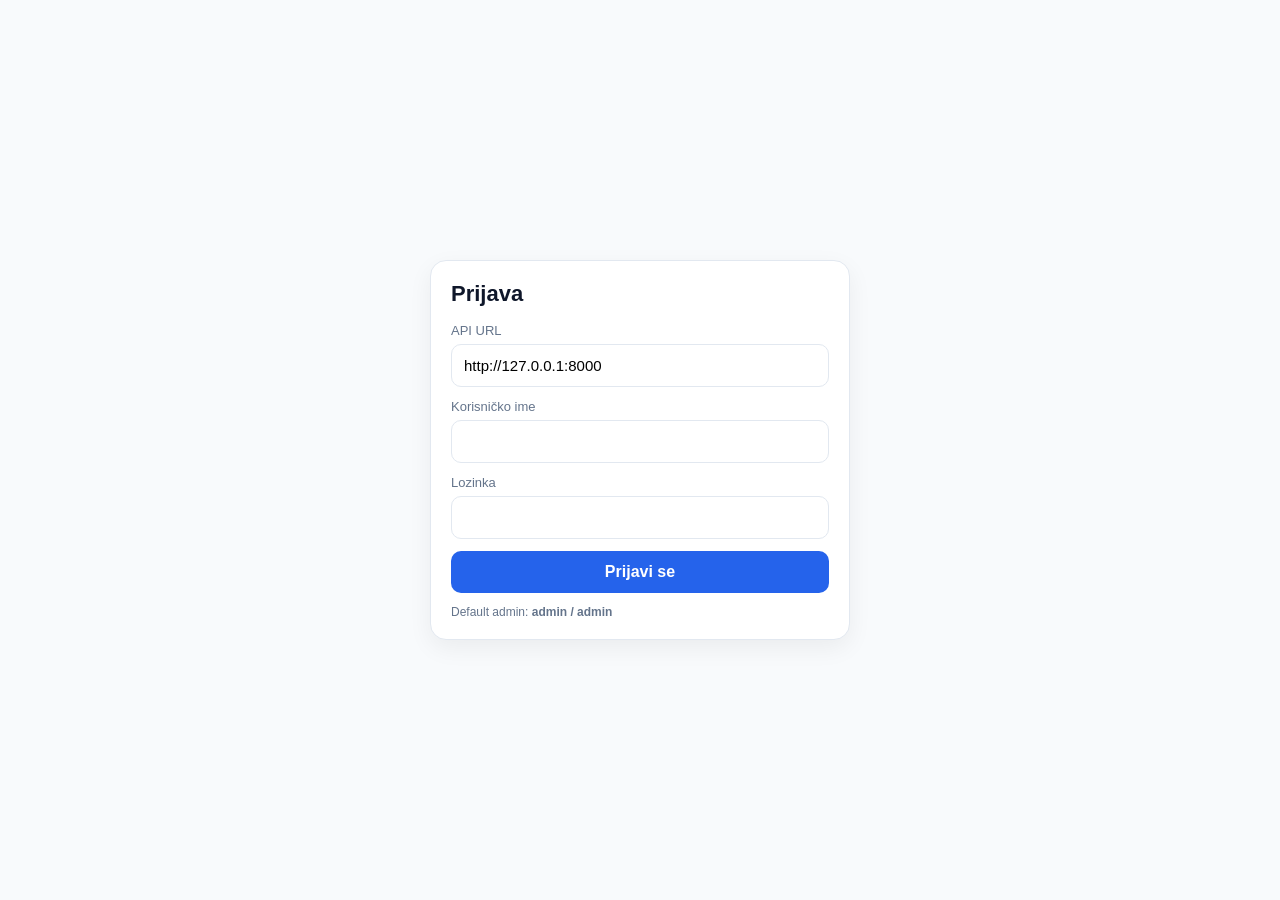
<file: frontend/users.html>
<!DOCTYPE html>
<html lang="sr">
<head>
    <meta charset="UTF-8">
    <meta name="viewport" content="width=device-width, initial-scale=1.0">
    <title>Korisnici - Admin</title>
    <style>
        :root {
            --primary: #2563eb;
            --danger: #dc2626;
            --gray: #64748b;
            --gray-light: #e2e8f0;
            --surface: #ffffff;
            --bg: #f8fafc;
        }
        * { box-sizing: border-box; }
        body {
            margin: 0;
            font-family: -apple-system, BlinkMacSystemFont, "Segoe UI", Roboto, Helvetica, Arial, sans-serif;
            background: var(--bg);
            color: #0f172a;
            padding: 16px;
        }
        .header {
            display: flex;
            justify-content: space-between;
            align-items: center;
            margin-bottom: 16px;
        }
        .btn {
            padding: 10px 14px;
            border-radius: 10px;
            border: none;
            cursor: pointer;
            font-weight: 600;
        }
        .btn-primary { background: var(--primary); color: white; }
        .btn-danger { background: var(--danger); color: white; }
        .card {
            background: var(--surface);
            border: 1px solid var(--gray-light);
            border-radius: 12px;
            padding: 16px;
            margin-bottom: 16px;
        }
        table {
            width: 100%;
            border-collapse: collapse;
        }
        th, td {
            text-align: left;
            padding: 8px;
            border-bottom: 1px solid var(--gray-light);
            font-size: 14px;
        }
        input, select {
            padding: 8px;
            border: 1px solid var(--gray-light);
            border-radius: 8px;
            font-size: 14px;
            width: 100%;
            margin-bottom: 8px;
        }
        .row {
            display: grid;
            grid-template-columns: 1fr 1fr 1fr;
            gap: 8px;
        }
        .error {
            color: var(--danger);
            font-size: 13px;
            margin: 8px 0;
        }
    </style>
    <script src="js/config.js"></script>
    <script src="js/users.js" defer></script>
</head>
<body>
    <div class="header">
        <h2>Korisnici</h2>
        <button class="btn btn-danger" id="logoutBtn">Odjava</button>
    </div>

    <div class="card">
        <div class="error" id="error" style="display:none;"></div>
        <div class="row">
            <input type="text" id="newUsername" placeholder="Korisničko ime">
            <input type="password" id="newPassword" placeholder="Lozinka">
            <select id="newRole">
                <option value="worker">worker</option>
                <option value="admin">admin</option>
            </select>
        </div>
        <button class="btn btn-primary" id="createBtn">Dodaj korisnika</button>
    </div>

    <div class="card">
        <table>
            <thead>
                <tr>
                    <th>ID</th>
                    <th>Korisnik</th>
                    <th>Uloga</th>
                    <th>Kreiran</th>
                    <th>Akcije</th>
                </tr>
            </thead>
            <tbody id="usersTable"></tbody>
        </table>
    </div>
</body>
</html>
</file>
<file: frontend/css/style.css>
﻿        /* Reset i osnovni stilovi */
        :root {
            --primary: #2563eb;
            --primary-dark: #1d4ed8;
            --success: #059669;
            --success-light: #d1fae5;
            --warning: #d97706;
            --danger: #dc2626;
            --dark: #0f172a;
            --light: #f8fafc;
            --gray: #64748b;
            --gray-light: #e2e8f0;
            --surface: #ffffff;
        }
        
        * {
            box-sizing: border-box;
            margin: 0;
            padding: 0;
        }
        
        body {
            font-family: -apple-system, BlinkMacSystemFont, 'Segoe UI', Roboto, Helvetica, Arial, sans-serif;
            background: var(--light);
            color: var(--dark);
            min-height: 100vh;
            padding: 0;
            margin: 0;
            -webkit-tap-highlight-color: transparent;
        }
        
        /* Mobilni kontejner */
        .mobile-container {
            max-width: 480px;
            margin: 0 auto;
            padding: 16px;
            padding-bottom: 90px;
        }
        
        /* Header */
        .app-header {
            display: flex;
            align-items: center;
            justify-content: space-between;
            margin-bottom: 20px;
            padding: 8px 0;
        }
        
        .app-title {
            font-size: 24px;
            font-weight: 700;
            color: var(--primary);
        }
        
        .app-title span {
            font-size: 14px;
            color: var(--gray);
            font-weight: 400;
            margin-left: 8px;
        }
        
        .connection-status {
            width: 12px;
            height: 12px;
            border-radius: 50%;
            background: var(--success);
            box-shadow: 0 0 0 2px var(--success-light);
        }
        
        .connection-status.offline {
            background: var(--gray);
            box-shadow: 0 0 0 2px var(--gray-light);
        }

        /* Izveštaji */
        .stat-card {
            background: var(--surface);
            padding: 16px;
            border-radius: 16px;
            text-align: center;
            box-shadow: 0 2px 8px rgba(0,0,0,0.03);
            border: 1px solid var(--gray-light);
        }

        .stat-label {
            font-size: 12px;
            color: var(--gray);
            margin-bottom: 4px;
        }

        .stat-value {
            font-size: 24px;
            font-weight: 700;
            color: var(--primary);
        }

        .report-section {
            background: var(--surface);
            border-radius: 16px;
            padding: 16px;
            margin-bottom: 16px;
            border: 1px solid var(--gray-light);
        }

        .section-title {
            font-weight: 600;
            margin-bottom: 12px;
            color: var(--dark);
        }

        .value {
            font-weight: 600;
            color: var(--primary);
        }

        .export-btn {
            width: 100%;
            padding: 16px;
            background: var(--success);
            color: white;
            border: none;
            border-radius: 16px;
            font-size: 16px;
            font-weight: 600;
            margin: 20px 0;
            cursor: pointer;
        }

        .box-progress-item {
            display: flex;
            align-items: center;
            gap: 10px;
            margin-bottom: 10px;
        }

        .box-color {
            width: 24px;
            height: 24px;
            border-radius: 8px;
        }

        .problem-item {
            padding: 12px;
            background: #fff5f5;
            border-radius: 12px;
            margin-bottom: 8px;
            border-left: 4px solid var(--danger);
        }
        
        /* Kartice */
        .card {
            background: var(--surface);
            border-radius: 24px;
            padding: 20px;
            margin-bottom: 16px;
            box-shadow: 0 4px 12px rgba(0,0,0,0.03);
            border: 1px solid var(--gray-light);
        }
        
        /* Input za skeniranje */
        .scan-section {
            background: var(--surface);
            border-radius: 24px;
            padding: 16px;
            margin-bottom: 16px;
            border: 2px solid var(--primary);
        }
        
        .scan-label {
            display: flex;
            align-items: center;
            gap: 8px;
            margin-bottom: 12px;
            color: var(--primary);
            font-weight: 600;
            font-size: 16px;
        }
        
        .scan-input {
            width: 100%;
            padding: 18px;
            font-size: 20px;
            border: 2px solid var(--gray-light);
            border-radius: 16px;
            font-family: monospace;
            text-transform: uppercase;
            background: white;
            margin-bottom: 12px;
        }
        
        .scan-input:focus {
            outline: none;
            border-color: var(--primary);
        }

        .scan-button {
            width: 100%;
            padding: 16px;
            background: var(--primary);
            color: white;
            border: none;
            border-radius: 16px;
            font-size: 18px;
            font-weight: 600;
            display: flex;
            align-items: center;
            justify-content: center;
            gap: 8px;
            margin-bottom: 8px;
            cursor: pointer;
        }
        
        .scan-button:active {
            background: var(--primary-dark);
            transform: scale(0.98);
        }
        
        /* Kamera modal */
        .camera-modal {
            display: none;
            position: fixed;
            top: 0;
            left: 0;
            right: 0;
            bottom: 0;
            background: rgba(0,0,0,0.95);
            z-index: 2000;
            flex-direction: column;
            align-items: center;
            justify-content: center;
        }
        
        .camera-container {
            width: 100%;
            max-width: 500px;
            position: relative;
            background: #000;
            border-radius: 20px;
            overflow: hidden;
        }
        
        #qr-reader {
            width: 100%;
            background: #000;
        }
        
        .camera-close {
            position: absolute;
            top: 20px;
            right: 20px;
            background: rgba(0,0,0,0.7);
            color: white;
            width: 50px;
            height: 50px;
            border-radius: 50%;
            display: flex;
            align-items: center;
            justify-content: center;
            font-size: 30px;
            cursor: pointer;
            z-index: 2001;
            border: none;
        }
        
        .camera-close:active {
            background: rgba(0,0,0,0.9);
        }
        
        /* Fakture pilule */
        .invoices-list {
            display: flex;
            flex-wrap: wrap;
            gap: 8px;
            margin: 12px 0;
        }
        
        .invoice-pill {
            background: var(--gray-light);
            padding: 8px 16px;
            border-radius: 40px;
            font-size: 14px;
            font-weight: 600;
            display: inline-flex;
            align-items: center;
            gap: 8px;
        }
        
        .invoice-pill.active {
            background: var(--primary);
            color: white;
        }
        
        .remove-invoice {
            width: 20px;
            height: 20px;
            border-radius: 50%;
            background: rgba(0,0,0,0.1);
            display: inline-flex;
            align-items: center;
            justify-content: center;
            cursor: pointer;
            font-size: 16px;
        }
        
        /* Excel Upload */
        .upload-area {
            border: 2px dashed var(--gray-light);
            border-radius: 16px;
            padding: 16px;
            text-align: center;
            margin: 16px 0;
        }
        
        .upload-button {
            background: var(--primary);
            color: white;
            border: none;
            padding: 14px 24px;
            border-radius: 40px;
            font-size: 16px;
            font-weight: 600;
            margin: 8px 0;
            cursor: pointer;
        }
        
        .upload-button:active {
            background: var(--primary-dark);
        }
        
        /* Trenutna lokacija - VELIKI PRIKAZ */
        .location-display {
            background: linear-gradient(135deg, var(--primary), var(--primary-dark));
            border-radius: 32px;
            padding: 24px;
            margin-bottom: 16px;
            color: white;
            text-align: center;
        }
        
        .location-label {
            font-size: 16px;
            opacity: 0.9;
            margin-bottom: 4px;
        }
        
        .location-value {
            font-size: 56px;
            font-weight: 800;
            line-height: 1;
            margin-bottom: 8px;
            letter-spacing: 2px;
        }
        
        .location-sku {
            font-size: 32px;
            font-weight: 600;
            font-family: monospace;
            background: rgba(255,255,255,0.2);
            padding: 8px 16px;
            border-radius: 40px;
            display: inline-block;
            margin-top: 8px;
        }
        
        /* Info kartica za artikal */
        .item-card {
            background: var(--surface);
            border-radius: 24px;
            padding: 20px;
            margin-bottom: 16px;
            border-left: 8px solid var(--primary);
        }
        
        .item-row {
            display: flex;
            justify-content: space-between;
            align-items: center;
            margin-bottom: 12px;
        }
        
        .item-label {
            color: var(--gray);
            font-size: 14px;
        }
        
        .item-value {
            font-size: 20px;
            font-weight: 700;
        }
        
        .item-value.invoice {
            background: var(--gray-light);
            padding: 4px 12px;
            border-radius: 40px;
            font-size: 16px;
        }
        
        /* Akciona dugmad - VELIKA */
        .action-buttons {
            display: flex;
            flex-direction: column;
            gap: 12px;
            margin: 20px 0;
        }
        
        .action-btn {
            width: 100%;
            padding: 20px;
            border: none;
            border-radius: 20px;
            font-size: 20px;
            font-weight: 700;
            display: flex;
            align-items: center;
            justify-content: center;
            gap: 12px;
            box-shadow: 0 4px 12px rgba(0,0,0,0.1);
            cursor: pointer;
        }
        
        .action-btn:active {
            transform: scale(0.98);
        }
        
        .btn-success {
            background: var(--success);
            color: white;
        }
        
        .btn-warning {
            background: var(--warning);
            color: white;
        }
        
        .btn-danger {
            background: var(--danger);
            color: white;
        }
        
        /* Lista stavki na lokaciji */
        .items-list {
            background: var(--surface);
            border-radius: 24px;
            padding: 16px;
            margin-top: 16px;
        }
        
        .items-title {
            font-size: 18px;
            font-weight: 600;
            margin-bottom: 12px;
            display: flex;
            justify-content: space-between;
        }
        
        .item-entry {
            display: flex;
            align-items: center;
            justify-content: space-between;
            padding: 12px 0;
            border-bottom: 1px solid var(--gray-light);
        }
        
        .item-entry:last-child {
            border-bottom: none;
        }
        
        .item-info {
            display: flex;
            flex-direction: column;
        }
        
        .item-sku {
            font-weight: 600;
            font-size: 16px;
        }
        
        .item-box {
            font-size: 12px;
            color: var(--gray);
        }
        
        .item-qty {
            font-weight: 700;
            font-size: 18px;
            color: var(--primary);
        }
        
        .item-status {
            padding: 4px 12px;
            border-radius: 40px;
            font-size: 12px;
            font-weight: 600;
        }
        
        .status-pending {
            background: var(--gray-light);
            color: var(--gray);
        }
        
        .status-taken {
            background: var(--success-light);
            color: var(--success);
        }
        
        /* Donja navigacija */
        .bottom-nav {
            position: fixed;
            bottom: 0;
            left: 0;
            right: 0;
            background: var(--surface);
            border-top: 2px solid var(--gray-light);
            padding: 8px 12px;
            display: flex;
            justify-content: space-around;
            max-width: 480px;
            margin: 0 auto;
            box-shadow: 0 -4px 12px rgba(0,0,0,0.05);
            z-index: 1000;
        }

        .nav-item {
            display: flex;
            flex-direction: column;
            align-items: center;
            gap: 4px;
            color: var(--gray);
            font-size: 12px;
            cursor: pointer;
            padding: 8px 12px;
            border-radius: 30px;
            transition: all 0.2s ease;
            flex: 1;
            max-width: 80px;
        }

        .nav-item:active {
            background: var(--gray-light);
            transform: scale(0.95);
        }

        .nav-item.active {
            color: var(--primary);
            font-weight: 600;
        }

        .nav-item.active .nav-icon {
            transform: scale(1.1);
        }

        .nav-icon {
            font-size: 24px;
            transition: transform 0.2s ease;
        }
        
        /* Loading indikator */
        .loading-overlay {
            position: fixed;
            top: 0;
            left: 0;
            right: 0;
            bottom: 0;
            background: rgba(255,255,255,0.9);
            display: none;
            align-items: center;
            justify-content: center;
            z-index: 1000;
        }
        
        .spinner {
            width: 48px;
            height: 48px;
            border: 4px solid var(--gray-light);
            border-top-color: var(--primary);
            border-radius: 50%;
            animation: spin 0.8s linear infinite;
        }
        
        @keyframes spin {
            to { transform: rotate(360deg); }
        }
        
        /* Progress bar */
        .progress-bar {
            width: 100%;
            height: 8px;
            background: var(--gray-light);
            border-radius: 999px;
            margin: 8px 0;
            overflow: hidden;
        }
        
        .progress-fill {
            height: 100%;
            background: var(--primary);
            border-radius: 999px;
            transition: width 0.3s ease;
        }
        
        /* Utility klase */
        .hidden {
            display: none !important;
        }
        
        .text-center {
            text-align: center;
        }
        
        .mt-4 {
            margin-top: 16px;
        }
        
        .gap-2 {
            gap: 8px;
        }
</file>
